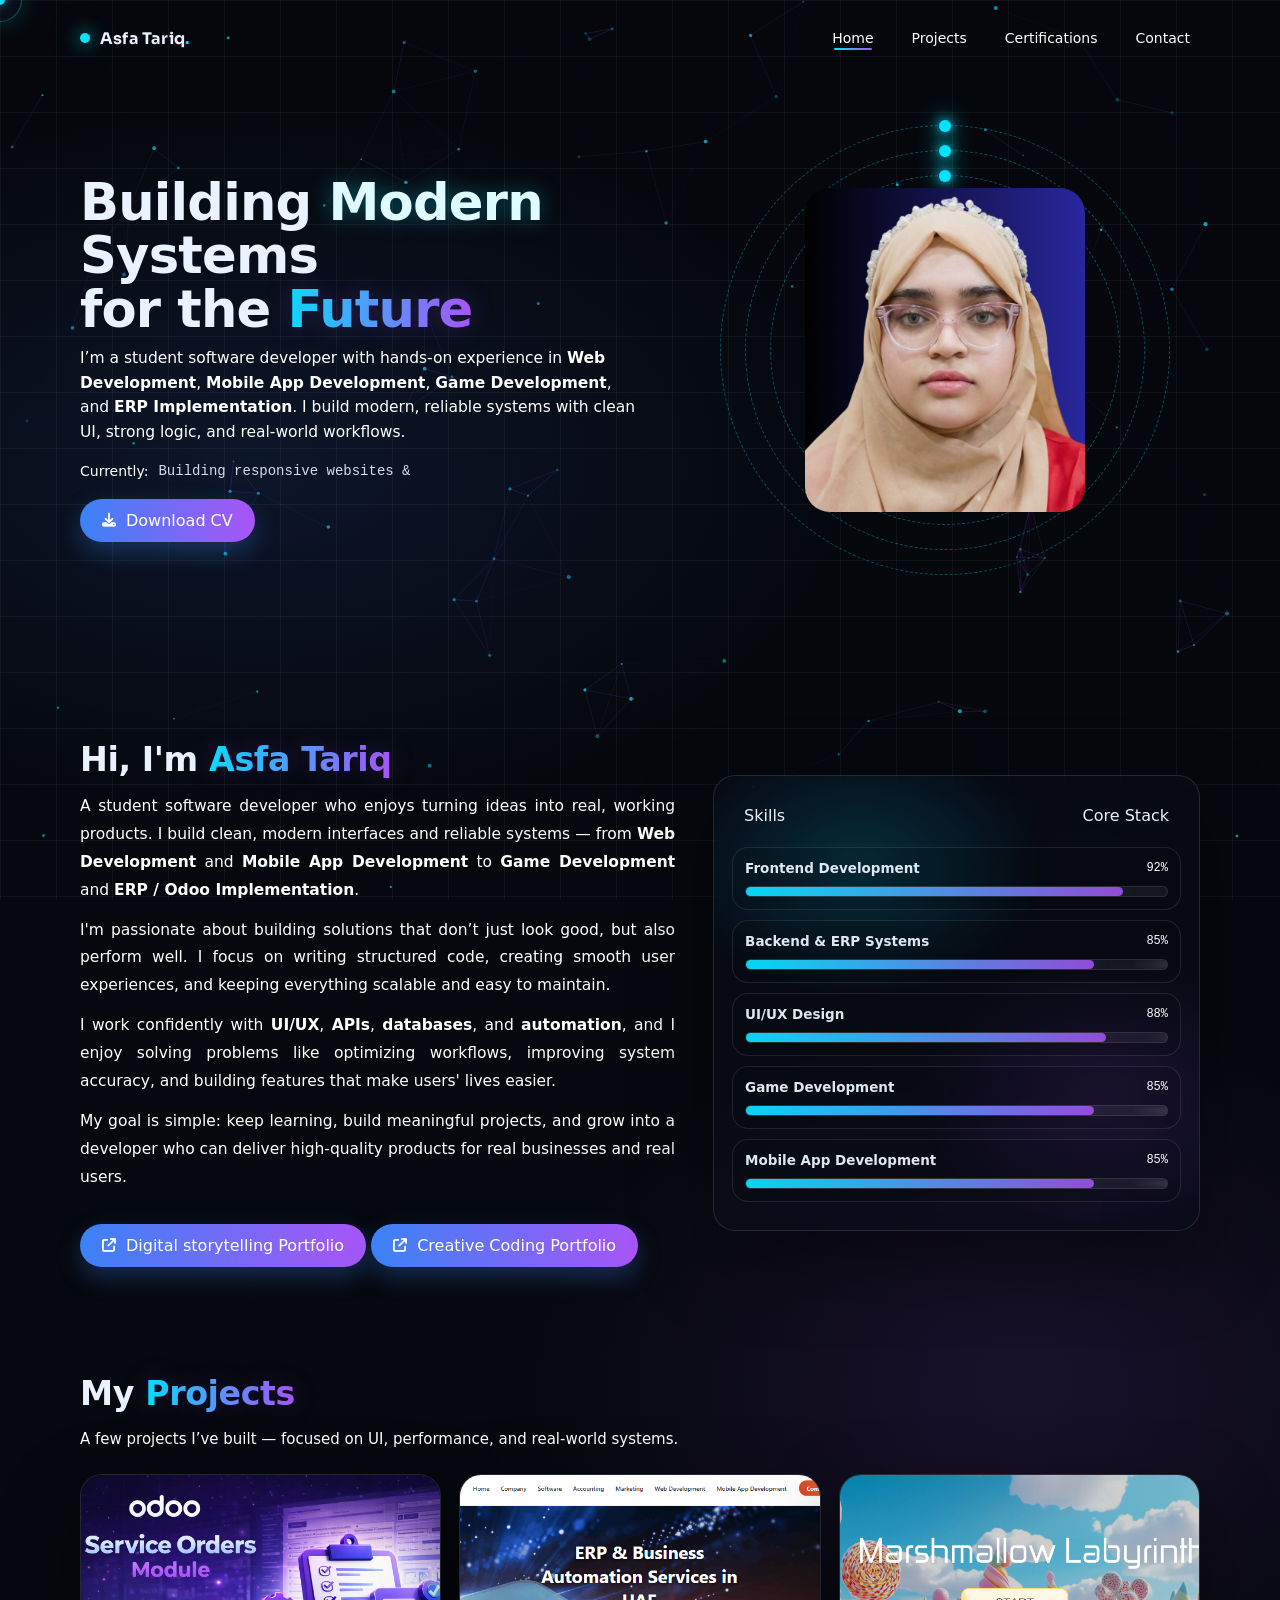
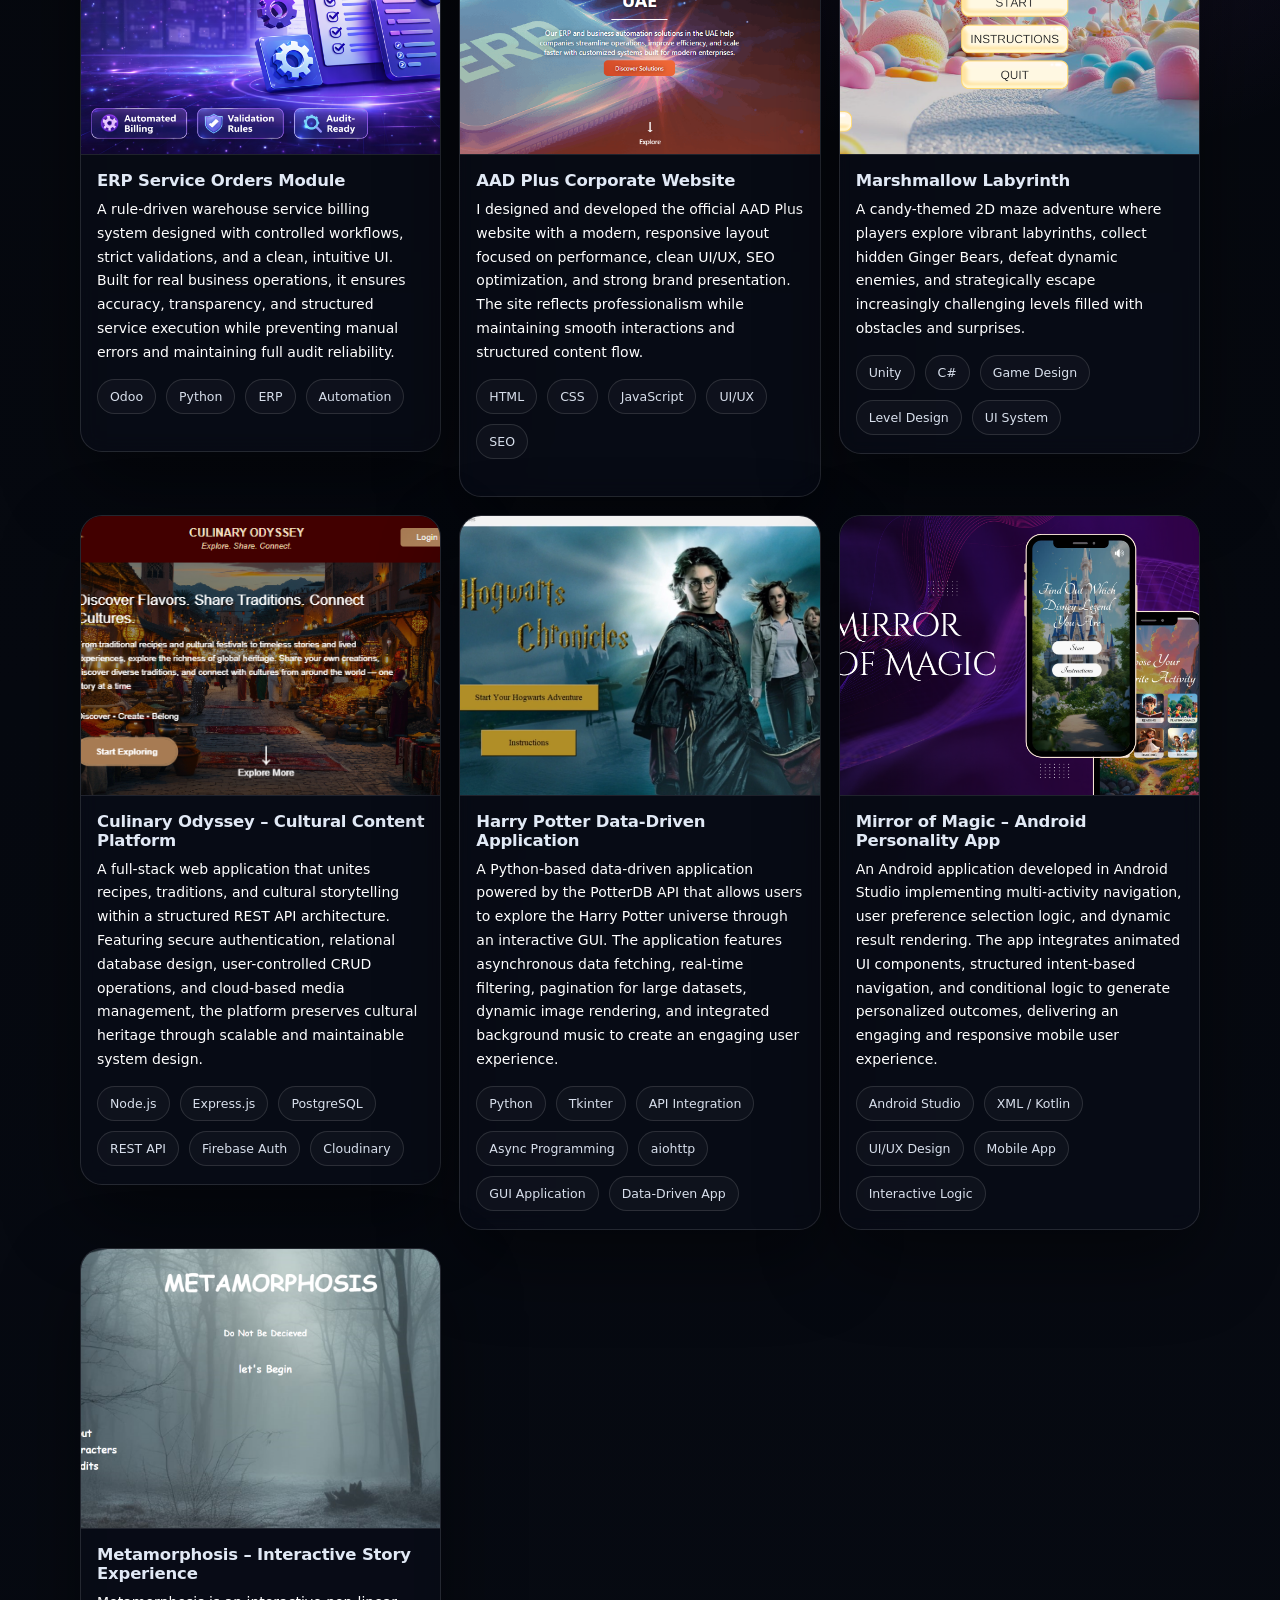
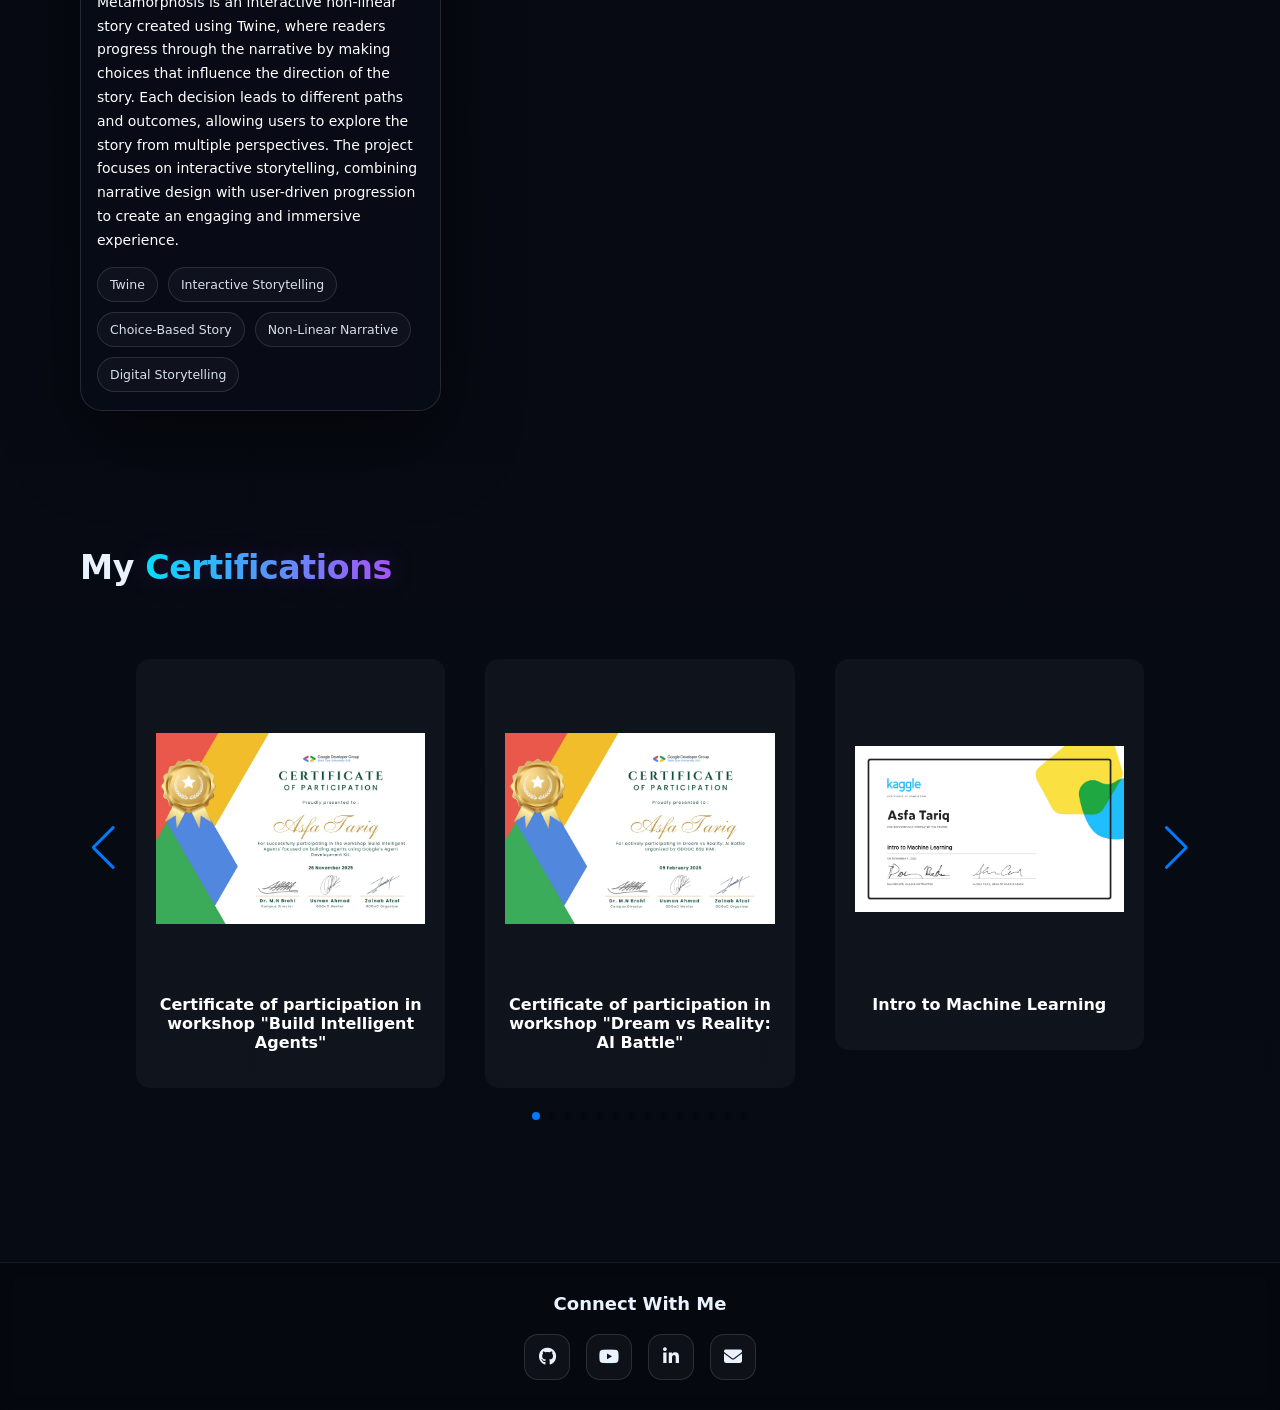
<file: index.html>
<!DOCTYPE html>
<html lang="en">
<head>
  <meta charset="UTF-8" />
  <meta name="viewport" content="width=device-width, initial-scale=1.0"/>
  <title>Asfa Tariq - Portfolio</title>
  <link rel="icon" type="image/png" href="images/icon.png"/>
  <link rel="stylesheet" href="style.css"/>
  <link rel="stylesheet" href="https://cdn.jsdelivr.net/npm/aos@2.3.4/dist/aos.css" />
  <link rel="stylesheet" href="https://cdnjs.cloudflare.com/ajax/libs/font-awesome/6.5.0/css/all.min.css">
  <link rel="preconnect" href="https://fonts.googleapis.com">
  <link rel="preconnect" href="https://fonts.gstatic.com" crossorigin>
  <link href="https://fonts.googleapis.com/css2?family=Sora:wght@500;600;700;800&display=swap" rel="stylesheet">
  <link rel="stylesheet" href="https://cdn.jsdelivr.net/npm/swiper@11/swiper-bundle.min.css"/>
</head>
<body>

  <canvas id="particles" aria-hidden="true"></canvas>

  <!-- Futuristic section -->
  <section class="hero" id="hero">
    <div class="grid-overlay" aria-hidden="true"></div>

    <div class="container">

      <nav class="nav">
        <a class="logo" href="index.html">
          <span class="logo-dot"></span>
          <span class="logo-text">
            Asfa Tariq<span class="logo-accent">.</span>
          </span>
        </a>

        <div class="nav-links">
          <a href="index.html" class="active">Home</a>
          <a href="index.html#projects">Projects</a>
          <a href="index.html#certifications">Certifications</a>
          <a href="contact-us.html" >Contact</a>
        </div>

        <button class="menu" id="menuBtn" aria-label="Open menu">
          <span></span><span></span><span></span>
        </button>
      </nav>

      <div class="hero-inner">
        <div class="left">
          <h1 class="title">
            Building <span class="glow">Modern</span> Systems <br/>
            for the <span class="glow2">Future</span>
          </h1>

          <p class="subtitle">
            I’m a student software developer with hands-on experience in <b>Web Development</b>,
            <b>Mobile App Development</b>, <b>Game Development</b>, and <b>ERP Implementation</b>.
            I build modern, reliable systems with clean UI, strong logic, and real-world workflows.
          </p>

          <div class="typing-wrap">
            <span class="typing-label">Currently:</span>
            <span class="typing" id="typing"></span>
            <span class="caret" aria-hidden="true"></span>
          </div>
            <a href="CV/CV Resume.pdf" 
              download 
              class="visit-btn download-btn"
              data-aos="fade-right" 
              data-aos-delay="700">
              <i class="fas fa-download"></i> Download CV
            </a>
        </div>

        <div class="right">
          <div class="hero-image">

            <!-- Orbit 1 -->
            <div class="orbit orbit1">
              <span class="dot"></span>
            </div>

            <!-- Orbit 2 -->
            <div class="orbit orbit2">
              <span class="dot"></span>
            </div>

            <!-- Orbit 3 -->
            <div class="orbit orbit3">
              <span class="dot"></span>
            </div>

            <!-- Image -->
            <img src="images/portfolio image 1.png" alt="Developer">

          </div>
        </div>
        
      </div>

      <!-- Mobile Drawer -->
      <div class="drawer" id="drawer">
          <a href="index.html">Home</a>
          <a href="index.html#projects">Projects</a>
          <a href="index.html#certifications">Certifications</a>
          <a href="contact-us.html" class="pill">Contact</a>
      </div>

    </div>

  </section>

  <!-- ABOUT -->
  <div class="about" id="about">
    <div class="container">
      <div class="about-grid">

        <!-- LEFT: INTRO -->
        <div class="about-left">
          <h2 class="section-title" data-aos="fade-right">
            Hi, I'm <span class="glow2">Asfa Tariq</span>
          </h2>

          <p class="about-text" data-aos="fade-right" data-aos-delay="100">
              A student software developer who enjoys turning ideas into real, working products.
            I build clean, modern interfaces and reliable systems — from <b>Web Development</b> and
            <b>Mobile App Development</b> to <b>Game Development</b> and <b>ERP / Odoo Implementation</b>.
          </p>

          <p class="about-text" data-aos="fade-right" data-aos-delay="200">
            I'm passionate about building solutions that don’t just look good, but also perform well.
            I focus on writing structured code, creating smooth user experiences, and keeping everything
            scalable and easy to maintain.
          </p>

          <p class="about-text" data-aos="fade-right" data-aos-delay="300">
            I work confidently with <b>UI/UX</b>, <b>APIs</b>, <b>databases</b>, and <b>automation</b>,
            and I enjoy solving problems like optimizing workflows, improving system accuracy, and building
            features that make users' lives easier.
          </p>

          <p class="about-text"  data-aos="fade-right" data-aos-delay="400">
            My goal is simple: keep learning, build meaningful projects, and grow into a developer who can
            deliver high-quality products for real businesses and real users.
          </p>
          <a href="https://sway.cloud.microsoft/5sutyTh8jbfxNZAz?ref=Link&loc=play" target="_blank" class="visit-btn" data-aos="fade-right" data-aos-delay="600">
            <i class="fas fa-arrow-up-right-from-square"></i> Digital storytelling Portfolio
          </a>
          <a href="https://sway.cloud.microsoft/f7UFUqjhVzWXQHZl?ref=Link&loc=play" target="_blank" class="visit-btn" data-aos="fade-right" data-aos-delay="600">
              <i class="fas fa-arrow-up-right-from-square"></i> Creative Coding Portfolio
          </a>
        </div>

        <!-- RIGHT: SKILLS (WRAPPED) -->
        <div class="about-right">
          <div class="about-card" data-aos="fade-pop" data-aos-delay="400">
            <div class="about-card-glow"></div>

            <div class="about-skill-head">
              <span class="k">Skills</span>
              <span class="v">Core Stack</span>
            </div>

              <!-- Frontend -->
              <div class="about-skill" >
                <div class="about-skill-top">
                  <span class="about-skill-name">Frontend Development</span>
                  <span class="about-skill-val">92%</span>
                </div>
                <div class="about-skill-track">
                  <div class="about-skill-fill" data-level="92"></div>
                </div>
              </div>

              <!-- Backend & ERP -->
              <div class="about-skill">
                <div class="about-skill-top">
                  <span class="about-skill-name">Backend & ERP Systems</span>
                  <span class="about-skill-val">85%</span>
                </div>
                <div class="about-skill-track">
                  <div class="about-skill-fill" data-level="85"></div>
                </div>
              </div>

              <!-- UI/UX -->
              <div class="about-skill">
                <div class="about-skill-top">
                  <span class="about-skill-name">UI/UX Design</span>
                  <span class="about-skill-val">88%</span>
                </div>
                <div class="about-skill-track">
                  <div class="about-skill-fill" data-level="88"></div>
                </div>
              </div>

              <!-- Game Development (Separate) -->
              <div class="about-skill">
                <div class="about-skill-top">
                  <span class="about-skill-name">Game Development</span>
                  <span class="about-skill-val">85%</span>
                </div>
                <div class="about-skill-track">
                  <div class="about-skill-fill" data-level="85"></div>
                </div>
              </div>

              <!-- Mobile Development -->
              <div class="about-skill">
                <div class="about-skill-top">
                  <span class="about-skill-name">Mobile App Development</span>
                  <span class="about-skill-val">85%</span>
                </div>
                <div class="about-skill-track">
                  <div class="about-skill-fill" data-level="85"></div>
                </div>
              </div>

            </div>

          </div>
        </div>

      </div>
    </div>
  </div>

  <br><br><br>

  <!-- PROJECTS -->
  <section class="projects" id="projects">
    <div class="container">

      <div class="projects-head">
        <h2 class="section-title" data-aos="fade-right" data-aos-delay="400">
          My <span class="glow2">Projects</span>
        </h2>
        <p class="projects-sub" data-aos="fade-right" data-aos-delay="600">
          A few projects I’ve built — focused on UI, performance, and real-world systems.
        </p>
      </div>

      <div class="projects-grid">

        <!-- Card 1 -->
        <a href="service-order-module.html" class="project-link" data-aos="fade-up" data-aos-delay="100">
          <article class="project-card">

            <div class="project-thumb">
              <img src="images/Project 1.png" alt="Project 1 preview">
                <div class="view-overlay">
                  <span class="view-text">
                    <i class="fas fa-arrow-right"></i> View Project
                  </span>
                </div>
            </div>

            <div class="project-body">
              <h3 class="project-title">ERP Service Orders Module</h3>

              <p class="project-desc">
                A rule-driven warehouse service billing system designed with controlled workflows,
                strict validations, and a clean, intuitive UI. Built for real business operations,
                it ensures accuracy, transparency, and structured service execution while
                preventing manual errors and maintaining full audit reliability.
              </p>

              <div class="project-tags">
                <span class="ptag" data-aos="fade-pop" data-aos-delay="100">Odoo</span>
                <span class="ptag" data-aos="fade-pop" data-aos-delay="200">Python</span>
                <span class="ptag" data-aos="fade-pop" data-aos-delay="300">ERP</span>
                <span class="ptag" data-aos="fade-pop" data-aos-delay="400">Automation</span>
              </div>
            </div><br>

          </article>
        </a>

        <!-- Card 2 -->
      <a href="corporate Website.html" class="project-link" data-aos="fade-up" data-aos-delay="100">
   
        <article class="project-card">
          <div class="project-thumb">
            <img src="images/Project 2.png" alt="AAD Plus Website Preview">
            <div class="view-overlay">
                  <span class="view-text">
                    <i class="fas fa-arrow-right"></i> View Project
                  </span>
                </div>
          </div>

          <div class="project-body">
            <h3 class="project-title">AAD Plus Corporate Website</h3>
            <p class="project-desc">
              I designed and developed the official AAD Plus website with a modern,
              responsive layout focused on performance, clean UI/UX, SEO optimization,
              and strong brand presentation. The site reflects professionalism while
              maintaining smooth interactions and structured content flow.
            </p>

            <div class="project-tags">
              <span class="ptag" data-aos="fade-pop" data-aos-delay="100">HTML</span>
              <span class="ptag" data-aos="fade-pop" data-aos-delay="200">CSS</span>
              <span class="ptag" data-aos="fade-pop" data-aos-delay="300">JavaScript</span>
              <span class="ptag" data-aos="fade-pop" data-aos-delay="400">UI/UX</span>
              <span class="ptag" data-aos="fade-pop" data-aos-delay="500">SEO</span>
            </div>
          </div><br>
        </article>
      </a>
      

        <!-- Card 3 -->
      <a href="game-dev.html" class="project-link" data-aos="fade-up" data-aos-delay="100">

        <article class="project-card">
          <div class="project-thumb">
            <img src="images/Project 3.png" alt="Marshmallow Labyrinth preview">
            <div class="view-overlay">
                  <span class="view-text">
                    <i class="fas fa-arrow-right"></i> View Project
                  </span>
                </div>
          </div>

          <div class="project-body">
            <h3 class="project-title">Marshmallow Labyrinth</h3>
            <p class="project-desc">
              A candy-themed 2D maze adventure where players explore vibrant labyrinths, collect hidden Ginger 
              Bears, defeat dynamic enemies, and strategically escape increasingly challenging levels filled with obstacles and surprises.
            </p>

            <div class="project-tags">
              <span class="ptag" data-aos="fade-pop" data-aos-delay="100">Unity</span>
              <span class="ptag" data-aos="fade-pop" data-aos-delay="200">C#</span>
              <span class="ptag" data-aos="fade-pop" data-aos-delay="300">Game Design</span>
              <span class="ptag" data-aos="fade-pop" data-aos-delay="400">Level Design</span>
              <span class="ptag" data-aos="fade-pop" data-aos-delay="500">UI System</span>
            </div>
          </div>
        </article>
        </a>

        <!-- Card 4 -->
        <a href="Culinary Odyssey.html" class="project-link" data-aos="fade-up" data-aos-delay="100">
        <article class="project-card">
          <div class="project-thumb">
            <img src="images/Project 4.png" alt="Culinary Odyssey preview">
            <div class="view-overlay">
                  <span class="view-text">
                    <i class="fas fa-arrow-right"></i> View Project
                  </span>
                </div>
          </div>

          <div class="project-body">
            <h3 class="project-title">Culinary Odyssey – Cultural Content Platform</h3>
            <p class="project-desc">
              A full-stack web application that unites recipes, traditions, and cultural storytelling 
              within a structured REST API architecture. Featuring secure authentication, relational 
              database design, user-controlled CRUD operations, and cloud-based media management, 
              the platform preserves cultural heritage through scalable and maintainable system design.
            </p>

            <div class="project-tags">
              <span class="ptag" data-aos="fade-pop" data-aos-delay="100">Node.js</span>
              <span class="ptag" data-aos="fade-pop" data-aos-delay="200">Express.js</span>
              <span class="ptag" data-aos="fade-pop" data-aos-delay="300">PostgreSQL</span>
              <span class="ptag" data-aos="fade-pop" data-aos-delay="400">REST API</span>
              <span class="ptag" data-aos="fade-pop" data-aos-delay="500">Firebase Auth</span>
              <span class="ptag" data-aos="fade-pop" data-aos-delay="600">Cloudinary</span>
            </div>
          </div>
        </article>
        </a>

        <!-- Card 5-->
        <a href="Data-Driven Application.html" class="project-link" data-aos="fade-up" data-aos-delay="100">
        <article class="project-card">
          <div class="project-thumb">
            <img src="images/Project 5.png" alt="Harry Potter Data-Driven Application preview">
            <div class="view-overlay">
                  <span class="view-text">
                    <i class="fas fa-arrow-right"></i> View Project
                  </span>
                </div>
          </div>

          <div class="project-body">
            <h3 class="project-title">Harry Potter Data-Driven Application</h3>
            <p class="project-desc">
              A Python-based data-driven application powered by the PotterDB API that allows users to explore the Harry Potter 
              universe through an interactive GUI. The application features asynchronous data fetching, real-time filtering, 
              pagination for large datasets, dynamic image rendering, and integrated background music to create an engaging 
              user experience.
            </p>

          <div class="project-tags">
            <span class="ptag" data-aos="fade-pop" data-aos-delay="100">Python</span>
            <span class="ptag" data-aos="fade-pop" data-aos-delay="200">Tkinter</span>
            <span class="ptag" data-aos="fade-pop" data-aos-delay="300">API Integration</span>
            <span class="ptag" data-aos="fade-pop" data-aos-delay="400">Async Programming</span>
            <span class="ptag" data-aos="fade-pop" data-aos-delay="500">aiohttp</span>
            <span class="ptag" data-aos="fade-pop" data-aos-delay="600">GUI Application</span>
            <span class="ptag" data-aos="fade-pop" data-aos-delay="700">Data-Driven App</span>
          </div>
          </div>
        </article>
        </a> 

        <!-- Card 6 -->
        <a href="mobile-app.html" class="project-link" data-aos="fade-up" data-aos-delay="100">
        <article class="project-card">
          <div class="project-thumb">
            <img src="images/Project 6.png" alt="Mirror of Magic preview">
            <div class="view-overlay">
                  <span class="view-text">
                    <i class="fas fa-arrow-right"></i> View Project
                  </span>
                </div>
          </div>

          <div class="project-body">
            <h3 class="project-title">Mirror of Magic – Android Personality App</h3>
            <p class="project-desc">
              An Android application developed in Android Studio implementing multi-activity 
              navigation, user preference selection logic, and dynamic result rendering. 
              The app integrates animated UI components, structured intent-based navigation, 
              and conditional logic to generate personalized outcomes, delivering an engaging 
              and responsive mobile user experience.
            </p>

            <div class="project-tags">
              <span class="ptag" data-aos="fade-pop" data-aos-delay="100">Android Studio</span>
              <span class="ptag" data-aos="fade-pop" data-aos-delay="200">XML / Kotlin</span>
              <span class="ptag" data-aos="fade-pop" data-aos-delay="300">UI/UX Design</span>
              <span class="ptag" data-aos="fade-pop" data-aos-delay="400">Mobile App</span>
              <span class="ptag" data-aos="fade-pop" data-aos-delay="500">Interactive Logic</span>
            </div>
          </div>
        </article>
        </a>

        <!-- Card 6 -->
        <a href="non-linear-story.html" class="project-link" data-aos="fade-up" data-aos-delay="100">
        <article class="project-card">
          <div class="project-thumb">
            <img src="images/Project 7.png" alt="Non-Linear Story preview">
            <div class="view-overlay">
                  <span class="view-text">
                    <i class="fas fa-arrow-right"></i> View Project
                  </span>
                </div>
          </div>

          <div class="project-body">
            <h3 class="project-title">Metamorphosis – Interactive Story Experience</h3>
            <p class="project-desc">
              Metamorphosis is an interactive non-linear story created using Twine, where readers progress through the narrative by 
              making choices that influence the direction of the story. Each decision leads to different paths and outcomes, allowing 
              users to explore the story from multiple perspectives. The project focuses on interactive storytelling, combining narrative 
              design with user-driven progression to create an engaging and immersive experience.
            </p>

            <div class="project-tags">
              <span class="ptag" data-aos="fade-pop" data-aos-delay="100">Twine</span>
              <span class="ptag" data-aos="fade-pop" data-aos-delay="200">Interactive Storytelling</span>
              <span class="ptag" data-aos="fade-pop" data-aos-delay="300">Choice-Based Story</span>
              <span class="ptag" data-aos="fade-pop" data-aos-delay="400">Non-Linear Narrative</span>
              <span class="ptag" data-aos="fade-pop" data-aos-delay="500">Digital Storytelling</span>
            </div>
          </div>
        </article>
        </a>

      </div>
    </div>
  </section>
  <br><br><br>

<section class="certifications" id="certifications">
  <div class="container">

    <div class="projects-head">
      <h2 class="section-title">
        My <span class="glow2">Certifications</span>
      </h2>
    </div>

    <div class="cert-slider-wrapper">

      <!-- LEFT ARROW -->
      <div class="swiper-button-prev"></div>

      <div class="swiper certSwiper">
        <div class="swiper-wrapper">

          <div class="swiper-slide cert-card">
            <img src="images/certificate 1.jpeg">
            <p>Certificate of participation in workshop "Build Intelligent Agents"</p>
          </div>

          <div class="swiper-slide cert-card">
            <img src="images/certificate 2.jpeg">
            <p>Certificate of participation in workshop "Dream vs Reality: AI Battle"</p>
          </div>

          <div class="swiper-slide cert-card">
            <img src="images/certificate 3.jpeg">
            <p>Intro to Machine Learning</p>
          </div>

          <div class="swiper-slide cert-card">
            <img src="images/certificate 4.jpeg">
            <p>Introduction to Web APIs</p>
          </div>

          <div class="swiper-slide cert-card">
            <img src="images/certificate 5.jpeg">
            <p>PostgreSQL Essential Training</p>
          </div>

          <div class="swiper-slide cert-card">
            <img src="images/certificate 6.jpeg">
            <p>Certificate of Appreciation for industry challange</p>
          </div>

          <div class="swiper-slide cert-card">
            <img src="images/certificate 7.jpeg">
            <p>Introduction to C#</p>
          </div>

          <div class="swiper-slide cert-card">
            <img src="images/certificate 8.jpeg">
            <p>Python Intermediate</p>
          </div>

          <div class="swiper-slide cert-card">
            <img src="images/certificate 9.jpeg">
            <p>Conquering Responsive Layouts</p>
          </div>

          <div class="swiper-slide cert-card">
            <img src="images/certificate 10.jpeg">
            <p>Python Tkinter</p>
          </div>

          <div class="swiper-slide cert-card">
            <img src="images/certificate 11.jpeg">
            <p>Introduction to HTML</p>
          </div>
          
          <div class="swiper-slide cert-card">
            <img src="images/certificate 12.jpeg">
            <p>Introduction to CSS</p>
          </div>

          <div class="swiper-slide cert-card">
            <img src="images/certificate 13.jpeg">
            <p>Introduction to Python</p>
          </div>

          <div class="swiper-slide cert-card">
            <img src="images/certificate 14.jpeg">
            <p>Introduction to JavaScript</p>
          </div>

        </div>
      </div>

      <!-- RIGHT ARROW -->
      <div class="swiper-button-next"></div>

    </div>

    <!-- PAGINATION OUTSIDE -->
    <div class="swiper-pagination"></div>

  </div>
</section>

  <footer class="footer">
    <div class="container footer-inner">

      <div class="footer-heading">
        <h3>Connect With Me</h3>
      </div>

      <div class="footer-social">
        <a href="https://github.com/ASFA-TARIQ" target="_blank" class="social-link">
          <i class="fab fa-github"></i>
        </a>

        <a href="https://www.youtube.com/@asfatariq3099" target="_blank" class="social-link">
          <i class="fab fa-youtube"></i>
        </a>

        <a href="https://www.linkedin.com/in/asfa-tariq/" target="_blank" class="social-link">
          <i class="fab fa-linkedin-in"></i>
        </a>

        <a href="mailto:asfatariq123@gmail.com" class="social-link">
          <i class="fas fa-envelope"></i>
        </a>
      </div>

    </div>
  </footer>


  <!-- Cursor -->
  <div class="cursor-core" id="cursorCore"></div>
  <div class="cursor-ring" id="cursorRing"></div>

  <a href="#" class="back-to-top" id="backToTop" aria-label="Back to top">
    <i class="fas fa-arrow-up"></i>
  </a>

  <script src="script.js"></script>
  <script src="https://cdn.jsdelivr.net/npm/swiper@11/swiper-bundle.min.js"></script>
  <script src="https://cdn.jsdelivr.net/npm/aos@2.3.4/dist/aos.js"></script>
  <script>
    AOS.init({ duration: 800, once: true });
      const backToTop = document.getElementById("backToTop");

  window.addEventListener("scroll", () => {
    if (window.scrollY > 300) {
      backToTop.classList.add("show");
    } else {
      backToTop.classList.remove("show");
    }
  });

  backToTop.addEventListener("click", function (e) {
    e.preventDefault();
    window.scrollTo({
      top: 0,
      behavior: "smooth"
    });
  });
  </script>
  
</body>
</html>
</file>
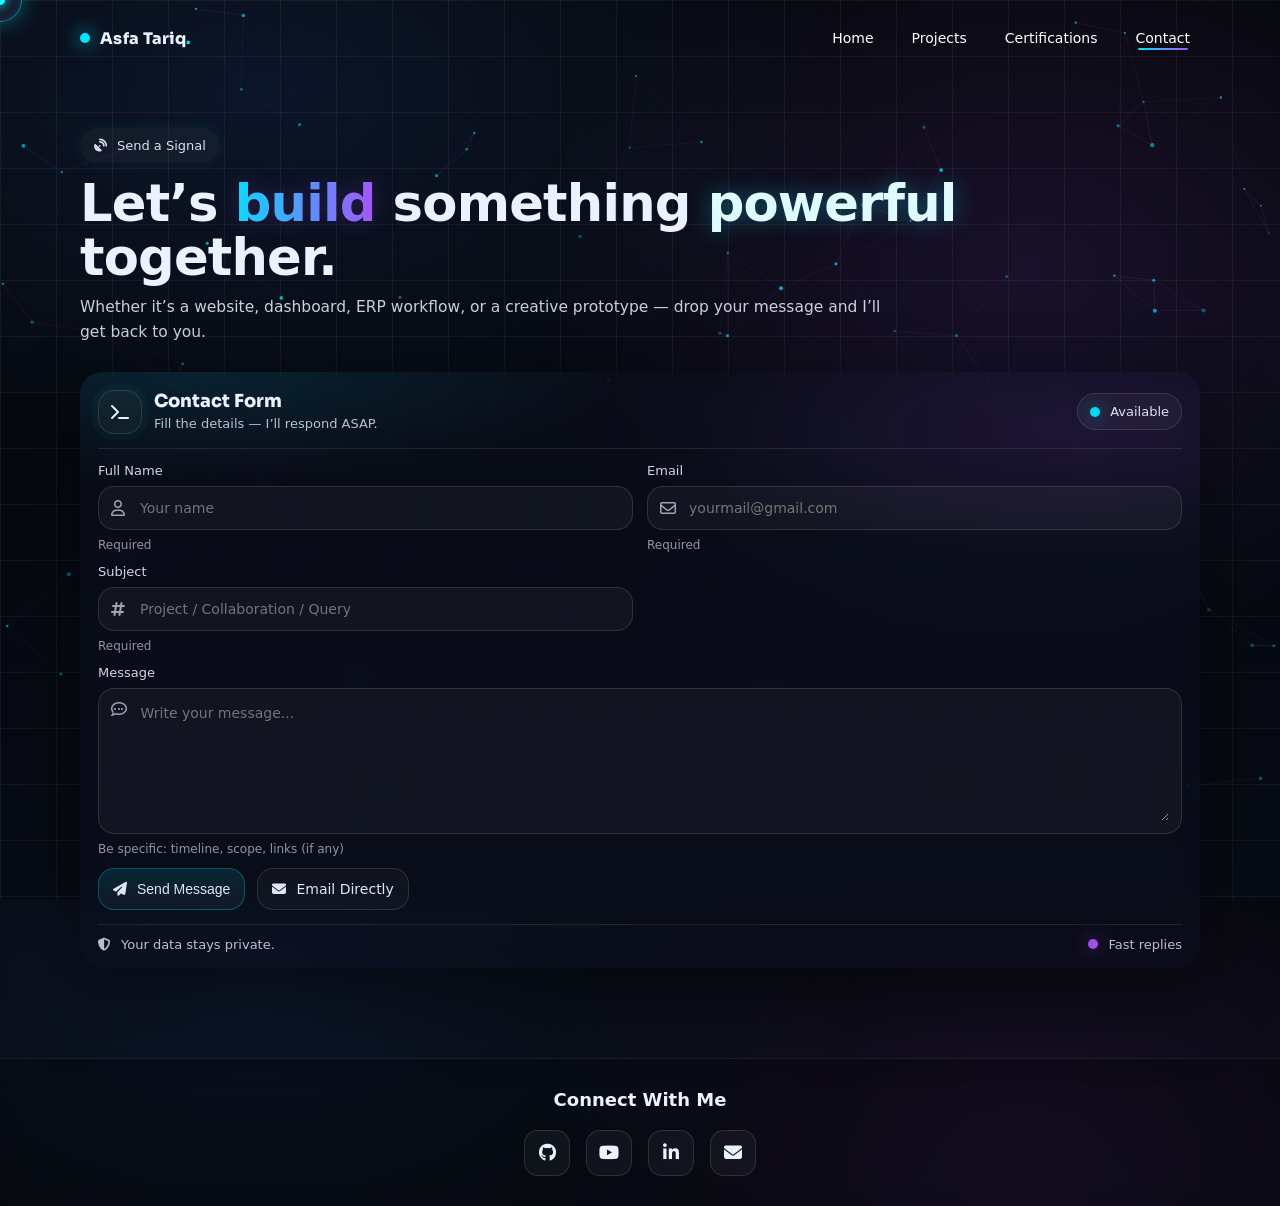
<file: contact-us.html>
<!DOCTYPE html>
<html lang="en">
<head>
  <meta charset="UTF-8" />
  <meta name="viewport" content="width=device-width, initial-scale=1.0"/>
  <title>Asfa Tariq - Contact</title>
  <link rel="icon" type="image/png" href="images/icon.png"/>
  <link rel="stylesheet" href="contact-us.css"/>
  <link rel="stylesheet" href="https://cdn.jsdelivr.net/npm/aos@2.3.4/dist/aos.css"/>
  <link rel="stylesheet" href="https://cdnjs.cloudflare.com/ajax/libs/font-awesome/6.5.0/css/all.min.css">
  <link rel="preconnect" href="https://fonts.googleapis.com">
  <link rel="preconnect" href="https://fonts.gstatic.com" crossorigin>
  <link href="https://fonts.googleapis.com/css2?family=Sora:wght@500;600;700;800&display=swap" rel="stylesheet">
</head>

<body>

  <canvas id="particles" aria-hidden="true"></canvas>
  <div class="grid-overlay" aria-hidden="true"></div>

  <!-- Cursor -->
  <div class="cursor-core" id="cursorCore"></div>
  <div class="cursor-ring" id="cursorRing"></div>

  <!-- NAV -->
  <nav class="nav">
    <a class="logo" href="index.html">
      <span class="logo-dot"></span>
      <span class="logo-text">
        Asfa Tariq<span class="logo-accent">.</span>
      </span>
    </a>

    <div class="nav-links">
      <a href="index.html">Home</a>
      <a href="index.html#projects">Projects</a>
      <a href="index.html#certifications">Certifications</a>
      <a href="contact-us.html" class="active">Contact</a>
    </div>

    <button class="menu" id="menuBtn" aria-label="Open menu">
      <span></span><span></span><span></span>
    </button>

    <div class="drawer" id="drawer" aria-label="Mobile menu">
      <a href="index.html">Home</a>
      <a href="index.html#projects">Projects</a>
      <a href="index.html#certifications">Certifications</a>
      <a href="contact-us.html">Contact</a>
    </div>
  </nav>

  <!-- MAIN -->
  <main class="page">
    <section class="container">

      <div class="hero-top" data-aos="fade-up">
        <span class="chip">
          <i class="fa-solid fa-satellite-dish"></i>
          Send a Signal
        </span>

        <h1 class="hero-title">
          Let’s <span class="glow2">build</span> something
          <span class="glow">powerful</span> together.
        </h1>

        <p class="hero-subtitle">
          Whether it’s a website, dashboard, ERP workflow, or a creative prototype —
          drop your message and I’ll get back to you.
        </p>
      </div>

      <!-- FORM PANEL -->
      <div class="panel glass" data-aos="fade-up" data-aos-delay="120">

        <div class="panel-head">
          <div class="panel-title">
            <span class="panel-icon">
              <i class="fa-solid fa-terminal"></i>
            </span>
            <div>
              <h2>Contact Form</h2>
              <p>Fill the details — I’ll respond ASAP.</p>
            </div>
          </div>

          <div class="status-dot" title="Online">
            <span class="dot"></span>
            <span class="status-text">Available</span>
          </div>
        </div>

        <form id="contactForm"
              class="form"
              action="https://api.web3forms.com/submit"
              method="POST">

          <input type="hidden" name="access_key"
                 value="c166e54d-8896-4c19-a0ea-8d1aed5e1fdd">
          <input type="hidden" name="subject"
                 value="New Message from Asfa Tariq Portfolio">
          <input type="hidden" name="from_name"
                 value="Asfa Tariq Portfolio">

          <div class="row">
            <label class="field">
              <span class="label">Full Name</span>
              <div class="input-wrap">
                <i class="fa-regular fa-user"></i>
                <input type="text" name="name"
                       placeholder="Your name" required />
              </div>
              <small class="hint">Required</small>
            </label>

            <label class="field">
              <span class="label">Email</span>
              <div class="input-wrap">
                <i class="fa-regular fa-envelope"></i>
                <input type="email" name="email"
                       placeholder="yourmail@gmail.com" required />
              </div>
              <small class="hint">Required</small>
            </label>
          </div>

          <div class="row">
            <label class="field">
              <span class="label">Subject</span>
              <div class="input-wrap">
                <i class="fa-solid fa-hashtag"></i>
                <input type="text" name="subject"
                       placeholder="Project / Collaboration / Query" required />
              </div>
              <small class="hint">Required</small>
            </label>
          </div>

          <label class="field">
            <span class="label">Message</span>
            <div class="input-wrap textarea">
              <i class="fa-regular fa-comment-dots"></i>
              <textarea name="message" rows="5"
                        placeholder="Write your message..." required></textarea>
            </div>
            <small class="hint">
              Be specific: timeline, scope, links (if any)
            </small>
          </label>

          <div class="actions">
            <button type="submit" class="btn primary magnetic">
              <span class="btn-glow"></span>
              <i class="fa-solid fa-paper-plane"></i>
              Send Message
            </button>

            <a class="btn ghost magnetic"
               href="mailto:asfatariq123@gmail.com">
              <span class="btn-glow"></span>
              <i class="fa-solid fa-envelope"></i>
              Email Directly
            </a>
          </div>

          <div class="form-foot">
            <div class="secure">
              <i class="fa-solid fa-shield-halved"></i>
              <span>Your data stays private.</span>
            </div>
            <div class="mini">
              <span class="pulse"></span>
              <span>Fast replies</span>
            </div>
          </div>

        </form>
      </div>

    </section>

    <!-- SUCCESS POPUP -->
    <div class="popup-overlay" id="popupOverlay">
      <div class="popup-box">
        <div class="popup-icon">
          <i class="fa-solid fa-circle-check"></i>
        </div>

        <h3>Message Sent Successfully</h3>
        <p>Thank you for contacting me. I’ll get back to you soon.</p>

        <button class="popup-btn" id="popupClose">
          <i class="fa-solid fa-xmark"></i>
          Close
        </button>
      </div>
    </div>

  </main>

  <!-- FOOTER -->
  <footer class="footer">
    <div class="container footer-inner">
      <div class="footer-heading">
        <h3>Connect With Me</h3>
      </div>

      <div class="footer-social">
        <a href="https://github.com/ASFA-TARIQ" target="_blank" class="social-link">
          <i class="fab fa-github"></i>
        </a>
        <a href="https://www.youtube.com/@asfatariq3099" target="_blank" class="social-link">
          <i class="fab fa-youtube"></i>
        </a>
        <a href="https://www.linkedin.com/in/asfa-tariq/" target="_blank" class="social-link">
          <i class="fab fa-linkedin-in"></i>
        </a>
        <a href="mailto:asfatariq123@gmail.com" class="social-link">
          <i class="fas fa-envelope"></i>
        </a>
      </div>
    </div>
  </footer>

    <div class="cursor-core" id="cursorCore"></div>
  <div class="cursor-ring" id="cursorRing"></div>

  <a href="#" class="back-to-top" id="backToTop" aria-label="Back to top">
    <i class="fas fa-arrow-up"></i>
  </a>

  <script src="script.js"></script>
  <script src="https://cdn.jsdelivr.net/npm/aos@2.3.4/dist/aos.js"></script>

  <script>
    AOS.init({ duration: 800, once: true });

    const form = document.querySelector(".form");
    const popup = document.getElementById("popupOverlay");
    const popupClose = document.getElementById("popupClose");

    form.addEventListener("submit", async function(e) {
      e.preventDefault();

      const formData = new FormData(form);
      const object = Object.fromEntries(formData);
      const json = JSON.stringify(object);

      const response = await fetch("https://api.web3forms.com/submit", {
        method: "POST",
        headers: {
          "Content-Type": "application/json",
          "Accept": "application/json"
        },
        body: json
      });

      const result = await response.json();

      if (result.success) {
        popup.classList.add("active");
        form.reset();
      } else {
        alert("Something went wrong!");
      }
    });

    popupClose.addEventListener("click", () => {
      popup.classList.remove("active");
    });

      const backToTop = document.getElementById("backToTop");

  window.addEventListener("scroll", () => {
    if (window.scrollY > 300) {
      backToTop.classList.add("show");
    } else {
      backToTop.classList.remove("show");
    }
  });

  backToTop.addEventListener("click", function (e) {
    e.preventDefault();
    window.scrollTo({
      top: 0,
      behavior: "smooth"
    });
  });
  </script>

</body>
</html>
</file>
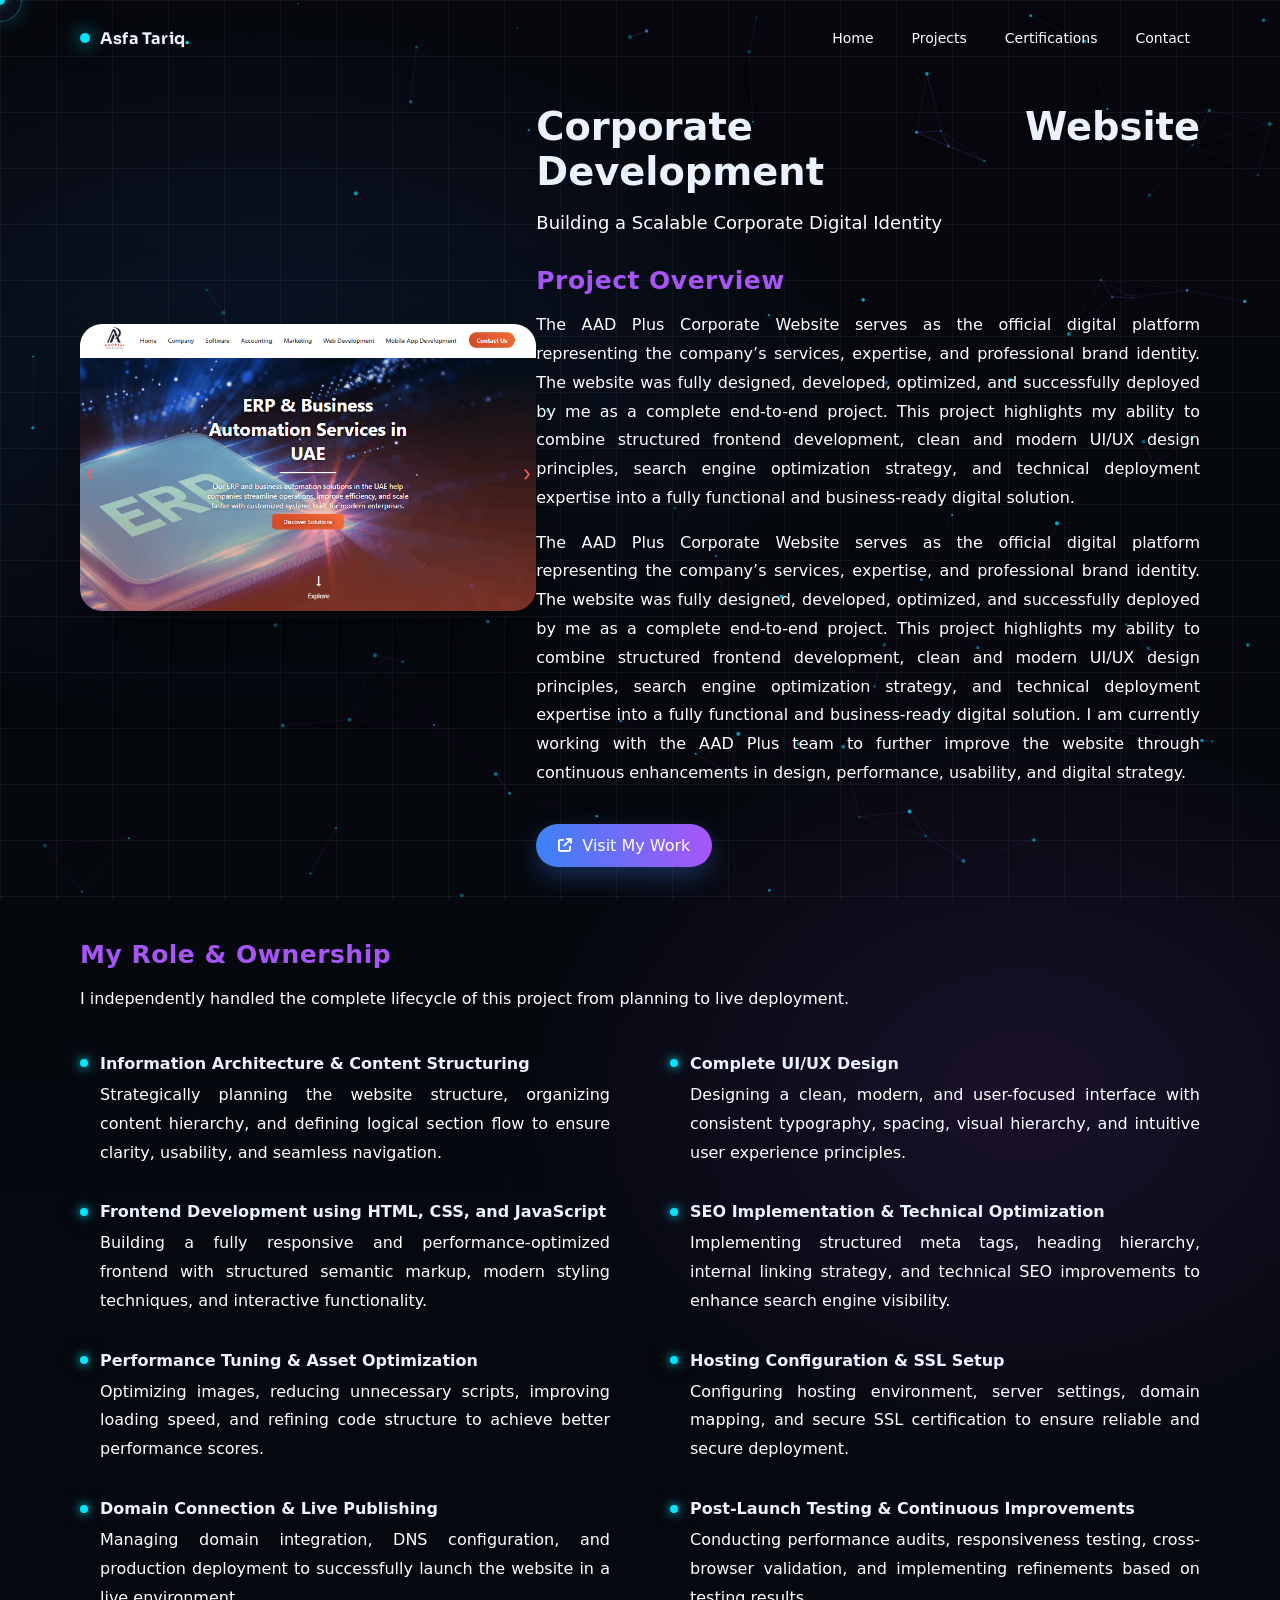
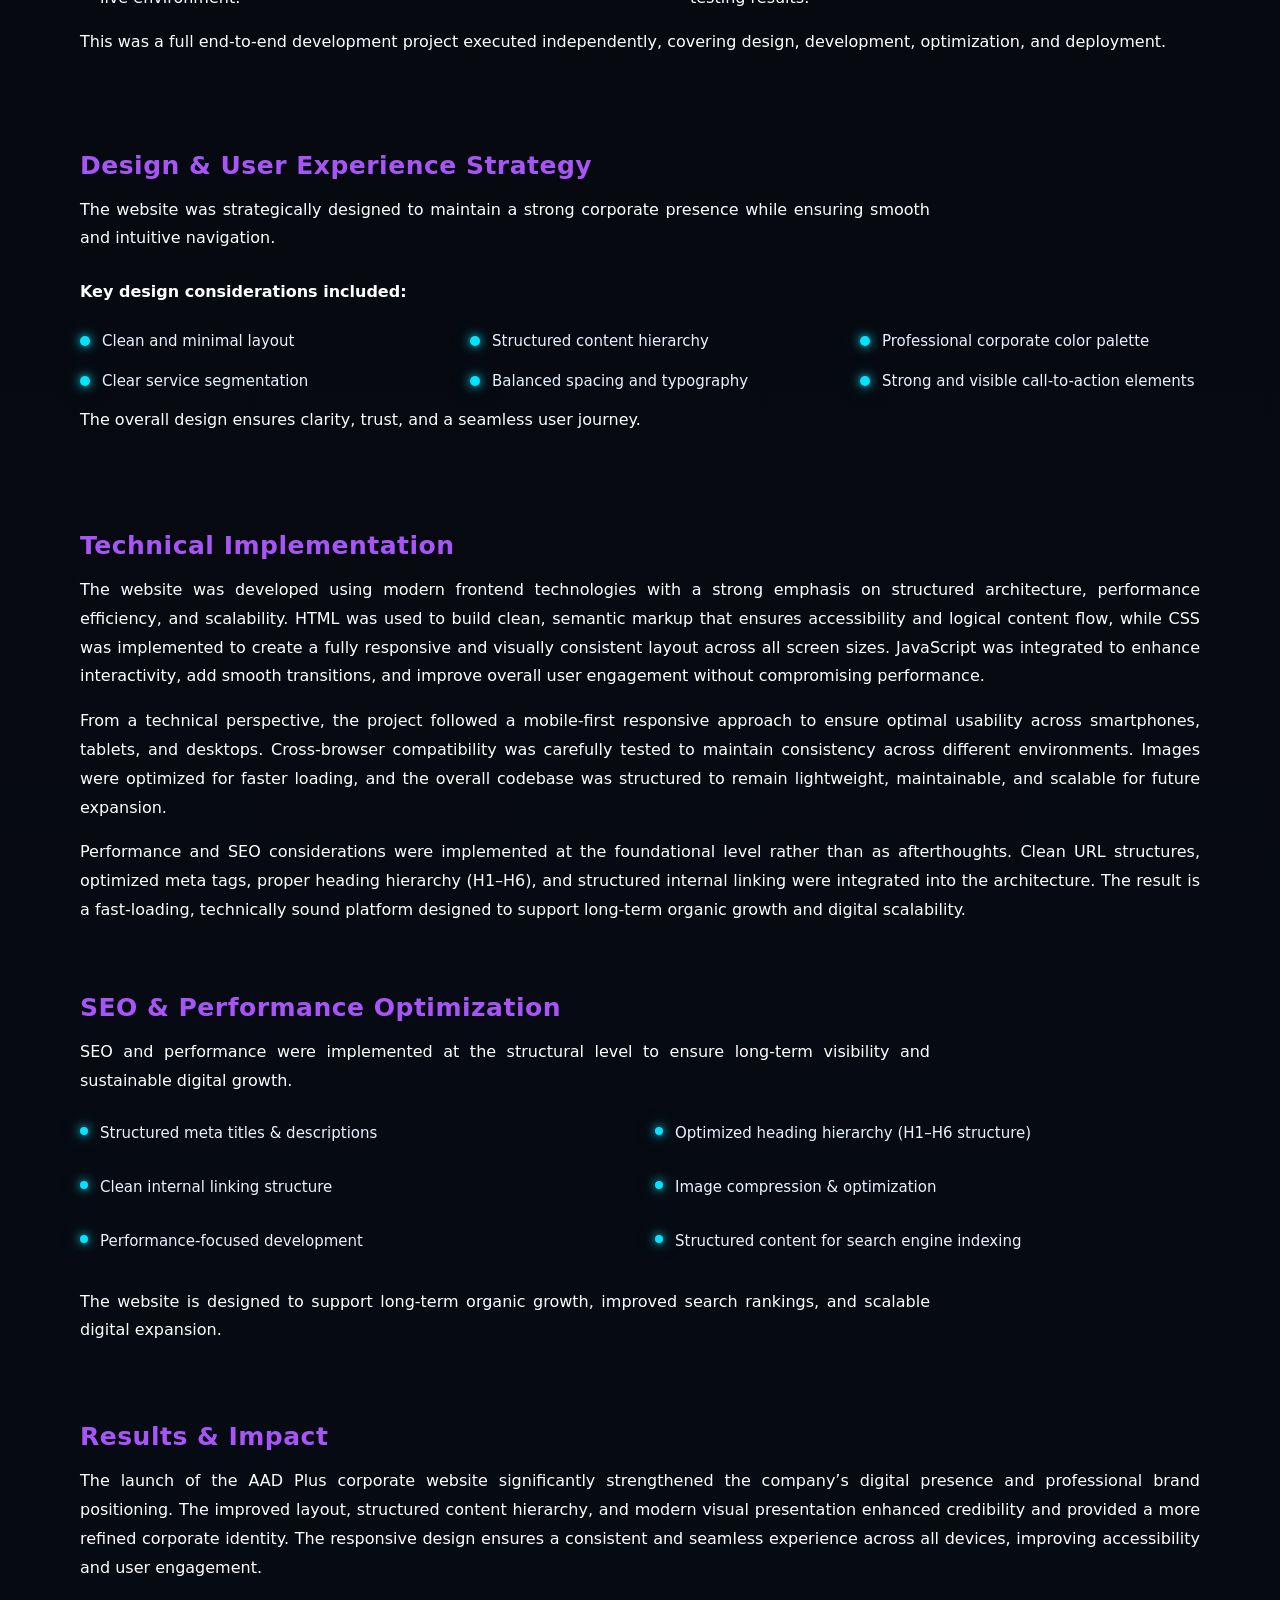
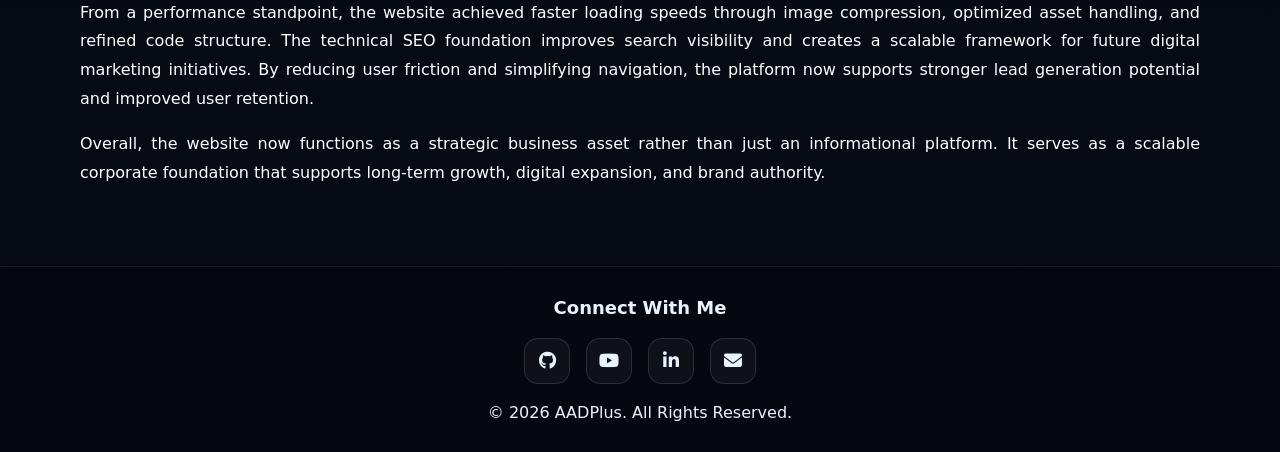
<file: Corporate Website.html>
<!DOCTYPE html>
<html lang="en">
<head>
  <meta charset="UTF-8" />
  <meta name="viewport" content="width=device-width, initial-scale=1.0"/>
  <title>Asfa Tariq - Corporate Website</title>
  <link rel="icon" type="image/png" href="images/icon.png"/>
  <link rel="stylesheet" href="project.css"/>
  <link rel="stylesheet" href="https://cdn.jsdelivr.net/npm/aos@2.3.4/dist/aos.css" />
  <link rel="stylesheet" href="https://cdnjs.cloudflare.com/ajax/libs/font-awesome/6.5.0/css/all.min.css">
  <link rel="preconnect" href="https://fonts.googleapis.com">
  <link rel="preconnect" href="https://fonts.gstatic.com" crossorigin>
  <link href="https://fonts.googleapis.com/css2?family=Sora:wght@500;600;700;800&display=swap" rel="stylesheet">
  <meta name="viewport" content="width=device-width, initial-scale=1.0">
</head>
<body>

  <canvas id="particles" aria-hidden="true"></canvas>

  <section>
    <div class="grid-overlay" aria-hidden="true"></div>

    <div class="container">

      <nav class="nav">
        <a class="logo" href="index.html">
          <span class="logo-dot"></span>
          <span class="logo-text">
            Asfa Tariq<span class="logo-accent">.</span>
          </span>
        </a>

        <div class="nav-links">
          <a href="index.html">Home</a>
          <a href="index.html#projects">Projects</a>
          <a href="index.html#certifications">Certifications</a>
          <a href="contact-us.html" class="pill">Contact</a>
        </div>

        <button class="menu" id="menuBtn" aria-label="Open menu">
          <span></span><span></span><span></span>
        </button>
      </nav>


      <!-- Mobile Drawer -->
      <div class="drawer" id="drawer">
        <a href="index.html">Home</a>
        <a href="index.html#projects">Projects</a>
        <a href="index.html#certifications">Certifications</a>
        <a href="contact-us.html">Contact</a>
      </div>

    </div>

  </section>

  <!-- ================= IMAGE WITH TEXT SECTION ================= -->
  <section class="image-section">
    <div class="container image-content">

      <div class="left-image">
        <img src="images/Project 2.png" alt="Project Image" data-aos="fade-pop" data-aos-delay="400">
      </div>

      <div class="right-text" >
        <h2 data-aos="fade-right" data-aos-delay="100">Corporate Website Development</h2>
        <h3 data-aos="fade-right" data-aos-delay="200"> Building a Scalable Corporate Digital Identity </h3>
        <h4 data-aos="fade-right" data-aos-delay="300">Project Overview</h4>

        <p data-aos="fade-right" data-aos-delay="400">
          The AAD Plus Corporate Website serves as the official digital platform representing the company’s services, expertise, 
          and professional brand identity. The website was fully designed, developed, optimized, and successfully deployed by me as 
          a complete end-to-end project. This project highlights my ability to combine structured frontend development, clean and modern UI/UX design principles, 
          search engine optimization strategy, and technical deployment expertise into a fully functional and business-ready digital solution.
        </p>  
        <p data-aos="fade-right" data-aos-delay="400">
          The AAD Plus Corporate Website serves as the official digital platform representing the company’s services, expertise, 
          and professional brand identity. The website was fully designed, developed, optimized, and successfully deployed by me as 
          a complete end-to-end project. This project highlights my ability to combine structured frontend development, clean and modern UI/UX design principles, 
          search engine optimization strategy, and technical deployment expertise into a fully functional and business-ready digital solution. 
          I am currently working with the AAD Plus team to further improve the website through continuous enhancements in design, performance, usability, and digital strategy.
        </p>
        <a href="https://aadplus.com" target="_blank" class="visit-btn" data-aos="fade-right" data-aos-delay="600">
        <i class="fas fa-arrow-up-right-from-square"></i> Visit My Work
        </a>
      </div>

    </div>
  </section>

    <section class="role-section">
    <div class="container">
        <div class="right-text">

        <h4 class="role-heading" data-aos="fade-right" data-aos-delay="100">My Role & Ownership</h4>

        <p class="role-intro" data-aos="fade-right" data-aos-delay="200">
            I independently handled the complete lifecycle of this project from planning to live deployment.
        </p>

        <div class="role-grid">

            <!-- 1 -->
            <div class="role-card" data-aos="fade-right" data-aos-delay="300">
            <div class="role-title">
                <span class="role-dot"></span>
                <h5>Information Architecture & Content Structuring</h5>
            </div>
            <p data-aos="fade-right" data-aos-delay="400">
                Strategically planning the website structure, organizing content hierarchy, and defining logical section flow to ensure clarity, usability, and seamless navigation.
            </p>
            </div>

            <!-- 2 -->
            <div class="role-card" data-aos="fade-right" data-aos-delay="500">
            <div class="role-title">
                <span class="role-dot" ></span>
                <h5>Complete UI/UX Design</h5>
            </div>
            <p data-aos="fade-right" data-aos-delay="600">
                Designing a clean, modern, and user-focused interface with consistent typography, spacing, visual hierarchy, and intuitive user experience principles.
            </p>
            </div>

            <!-- 3 -->
            <div class="role-card" data-aos="fade-right" data-aos-delay="700">
            <div class="role-title">
                <span class="role-dot"></span>
                <h5>Frontend Development using HTML, CSS, and JavaScript</h5>
            </div>
            <p data-aos="fade-right" data-aos-delay="800">
                Building a fully responsive and performance-optimized frontend with structured semantic markup, modern styling techniques, and interactive functionality.
            </p>
            </div>

            <!-- 4 -->
            <div class="role-card" data-aos="fade-right" data-aos-delay="900">
            <div class="role-title">
                <span class="role-dot"></span>
                <h5 data-aos="fade-right" data-aos-delay="900">SEO Implementation & Technical Optimization</h5>
            </div>
            <p data-aos="fade-right" data-aos-delay="1000">
                Implementing structured meta tags, heading hierarchy, internal linking strategy, and technical SEO improvements to enhance search engine visibility.
            </p>
            </div>

            <!-- 5 -->
            <div class="role-card" data-aos="fade-right" data-aos-delay="1100">
            <div class="role-title">
                <span class="role-dot"></span>
                <h5>Performance Tuning & Asset Optimization</h5>
            </div>
            <p data-aos="fade-right" data-aos-delay="1200">
                Optimizing images, reducing unnecessary scripts, improving loading speed, and refining code structure to achieve better performance scores.
            </p>
            </div>

            <!-- 6 -->
            <div class="role-card" data-aos="fade-right" data-aos-delay="1300">
            <div class="role-title">
                <span class="role-dot"></span>
                <h5 data-aos="fade-right" data-aos-delay="1300">Hosting Configuration & SSL Setup</h5>
            </div>
            <p data-aos="fade-right" data-aos-delay="1400">
                Configuring hosting environment, server settings, domain mapping, and secure SSL certification to ensure reliable and secure deployment.
            </p>
            </div>

            <!-- 7 -->
            <div class="role-card" data-aos="fade-right" data-aos-delay="1500">
            <div class="role-title">
                <span class="role-dot"></span>
                <h5 data-aos="fade-right" data-aos-delay="1500">Domain Connection & Live Publishing</h5>
            </div>
            <p data-aos="fade-right" data-aos-delay="1600">
                Managing domain integration, DNS configuration, and production deployment to successfully launch the website in a live environment.
            </p>
            </div>

            <!-- 8 -->
            <div class="role-card" data-aos="fade-right" data-aos-delay="1700">
            <div class="role-title">
                <span class="role-dot"></span>
                <h5 data-aos="fade-right" data-aos-delay="1700">Post-Launch Testing & Continuous Improvements</h5>
            </div>
            <p data-aos="fade-right" data-aos-delay="1800">
                Conducting performance audits, responsiveness testing, cross-browser validation, and implementing refinements based on testing results.
            </p>
            </div>

        </div>

        <p class="role-outro" data-aos="fade-right" data-aos-delay="1900">
            This was a full end-to-end development project executed independently, covering design, development, optimization, and deployment.
        </p>

        </div>
    </div>
    </section>

    <section class="design-section">
  <div class="container">
    <div class="right-text">

      <h4 class="section-heading" data-aos="fade-right" data-aos-delay="100">Design & User Experience Strategy</h4>

      <p class="section-intro" data-aos="fade-right" data-aos-delay="200">
        The website was strategically designed to maintain a strong corporate presence while ensuring smooth and intuitive navigation.
      </p>

      <p class="section-subtitle" data-aos="fade-right" data-aos-delay="300">
        Key design considerations included:
      </p>

      <div class="design-grid" data-aos="fade-right" data-aos-delay="400">

        <div class="design-item">
          <span class="design-dot"></span>
          Clean and minimal layout
        </div>

        <div class="design-item">
          <span class="design-dot"></span>
          Structured content hierarchy
        </div>

        <div class="design-item">
          <span class="design-dot"></span>
          Professional corporate color palette
        </div>

        <div class="design-item">
          <span class="design-dot"></span>
          Clear service segmentation
        </div>

        <div class="design-item">
          <span class="design-dot"></span>
          Balanced spacing and typography
        </div>

        <div class="design-item">
          <span class="design-dot"></span>
          Strong and visible call-to-action elements
        </div>

      </div>

      <p class="section-outro" data-aos="fade-right" data-aos-delay="500">
        The overall design ensures clarity, trust, and a seamless user journey.
      </p>

    </div>
  </div>
</section>
  
  <section>
    <div class="container">
      <div class="right-text"><br><br>
        <h4 data-aos="fade-right" data-aos-delay="100">Technical Implementation</h4>
        <p data-aos="fade-right" data-aos-delay="200">
          The website was developed using modern frontend technologies with a strong emphasis on structured architecture, 
          performance efficiency, and scalability. HTML was used to build clean, semantic markup that ensures accessibility and 
          logical content flow, while CSS was implemented to create a fully responsive and visually consistent layout across all 
          screen sizes. JavaScript was integrated to enhance interactivity, add smooth transitions, and improve overall user 
          engagement without compromising performance.
        </p>
        <p data-aos="fade-right" data-aos-delay="400">
           From a technical perspective, the project followed a mobile-first responsive approach to ensure optimal usability across 
           smartphones, tablets, and desktops. Cross-browser compatibility was carefully tested to maintain consistency across 
           different environments. Images were optimized for faster loading, and the overall codebase was structured to remain 
           lightweight, maintainable, and scalable for future expansion.
        </p>
        <p data-aos="fade-right" data-aos-delay="600">
          Performance and SEO considerations were implemented at the foundational level rather than as afterthoughts. Clean URL 
          structures, optimized meta tags, proper heading hierarchy (H1–H6), and structured internal linking were integrated into 
          the architecture. The result is a fast-loading, technically sound platform designed to support long-term organic growth 
          and digital scalability.
          </p>
      </div>
</div>
    </section>

  <section class="tech-section">
  <div class="container">
    <div class="right-text"><br>

      <h4 class="section-heading" data-aos="fade-right" data-aos-delay="100">SEO & Performance Optimization</h4>

      <p class="section-intro" data-aos="fade-right" data-aos-delay="400">
        SEO and performance were implemented at the structural level to ensure long-term visibility and sustainable digital growth.
      </p>

      <div class="tech-grid" data-aos="fade-right" data-aos-delay="500">

        <div class="tech-item">
          <span class="tech-dot"></span>
          Structured meta titles & descriptions
        </div>

        <div class="tech-item">
          <span class="tech-dot"></span>
          Optimized heading hierarchy (H1–H6 structure)
        </div>

        <div class="tech-item">
          <span class="tech-dot"></span>
          Clean internal linking structure
        </div>

        <div class="tech-item">
          <span class="tech-dot"></span>
          Image compression & optimization
        </div>

        <div class="tech-item">
          <span class="tech-dot"></span>
          Performance-focused development
        </div>

        <div class="tech-item">
          <span class="tech-dot"></span>
          Structured content for search engine indexing
        </div>

      </div>

      <p class="section-outro" data-aos="fade-right" data-aos-delay="600">
        The website is designed to support long-term organic growth, improved search rankings, and scalable digital expansion.
      </p>

    </div>
  </div>
  </section>

  <section>
    <div class="container">
      <div class="right-text"><br>
        <h4 data-aos="fade-right" data-aos-delay="100">Results & Impact</h4>
        <p data-aos="fade-right" data-aos-delay="200">
          The launch of the AAD Plus corporate website significantly strengthened the company’s digital presence and professional 
          brand positioning. The improved layout, structured content hierarchy, and modern visual presentation enhanced credibility 
          and provided a more refined corporate identity. The responsive design ensures a consistent and seamless experience across 
          all devices, improving accessibility and user engagement.
        </p>  
        <p data-aos="fade-right" data-aos-delay="400">
          From a performance standpoint, the website achieved faster loading speeds through image compression, optimized asset 
          handling, and refined code structure. The technical SEO foundation improves search visibility and creates a scalable 
          framework for future digital marketing initiatives. By reducing user friction and simplifying navigation, the platform 
          now supports stronger lead generation potential and improved user retention.
        </p>
        <p data-aos="fade-right" data-aos-delay="600">
          Overall, the website now functions as a strategic business asset rather than just an informational platform. It serves as a scalable corporate foundation that supports long-term growth, digital expansion, and brand authority. <br><br>
        </p>
      </div>
</div>
    </section>

  <footer class="footer">
    <div class="container footer-inner">

      <div class="footer-heading">
        <h3>Connect With Me</h3>
      </div>

      <div class="footer-social">
        <a href="https://github.com/ASFA-TARIQ" target="_blank" class="social-link">
          <i class="fab fa-github"></i>
        </a>

        <a href="https://www.youtube.com/@asfatariq3099" target="_blank" class="social-link">
          <i class="fab fa-youtube"></i>
        </a>

        <a href="https://www.linkedin.com/in/asfa-tariq/" target="_blank" class="social-link">
          <i class="fab fa-linkedin-in"></i>
        </a>

        <a href="mailto:asfatariq123@gmail.com" class="social-link">
          <i class="fas fa-envelope"></i>
        </a>
      </div>
      <br>

          © 2026 AADPlus. All Rights Reserved.
    </div>
  </footer>

  <!-- Cursor -->
  <div class="cursor-core" id="cursorCore"></div>
  <div class="cursor-ring" id="cursorRing"></div>

  <a href="#" class="back-to-top" id="backToTop" aria-label="Back to top">
    <i class="fas fa-arrow-up"></i>
  </a>

  <script src="script.js"></script>
  <script src="https://cdn.jsdelivr.net/npm/aos@2.3.4/dist/aos.js"></script>
  <script>
    AOS.init({ duration: 800, once: true });

    const slider = document.querySelector(".slides");
    const slideItems = document.querySelectorAll(".slide");
    const nextBtn = document.querySelector(".next");
    const prevBtn = document.querySelector(".prev");

    let index = 0;

    function updateSlider() {
      if (slider) {
        slider.style.transform = `translateX(-${index * 100}%)`;
      }
    }

    if (nextBtn && prevBtn && slideItems.length) {
      nextBtn.addEventListener("click", () => {
        index = (index + 1) % slideItems.length;
        updateSlider();
      });

      prevBtn.addEventListener("click", () => {
        index = (index - 1 + slideItems.length) % slideItems.length;
        updateSlider();
      });

      setInterval(() => {
        index = (index + 1) % slideItems.length;
        updateSlider();
      }, 5000);
    }

    const backToTop = document.getElementById("backToTop");

    window.addEventListener("scroll", () => {
      if (window.scrollY > 300) {
        backToTop.classList.add("show");
      } else {
        backToTop.classList.remove("show");
      }
    });

    backToTop.addEventListener("click", function (e) {
      e.preventDefault();
      window.scrollTo({
        top: 0,
        behavior: "smooth"
      });
    });
  </script>
</body>
</html>
</file>
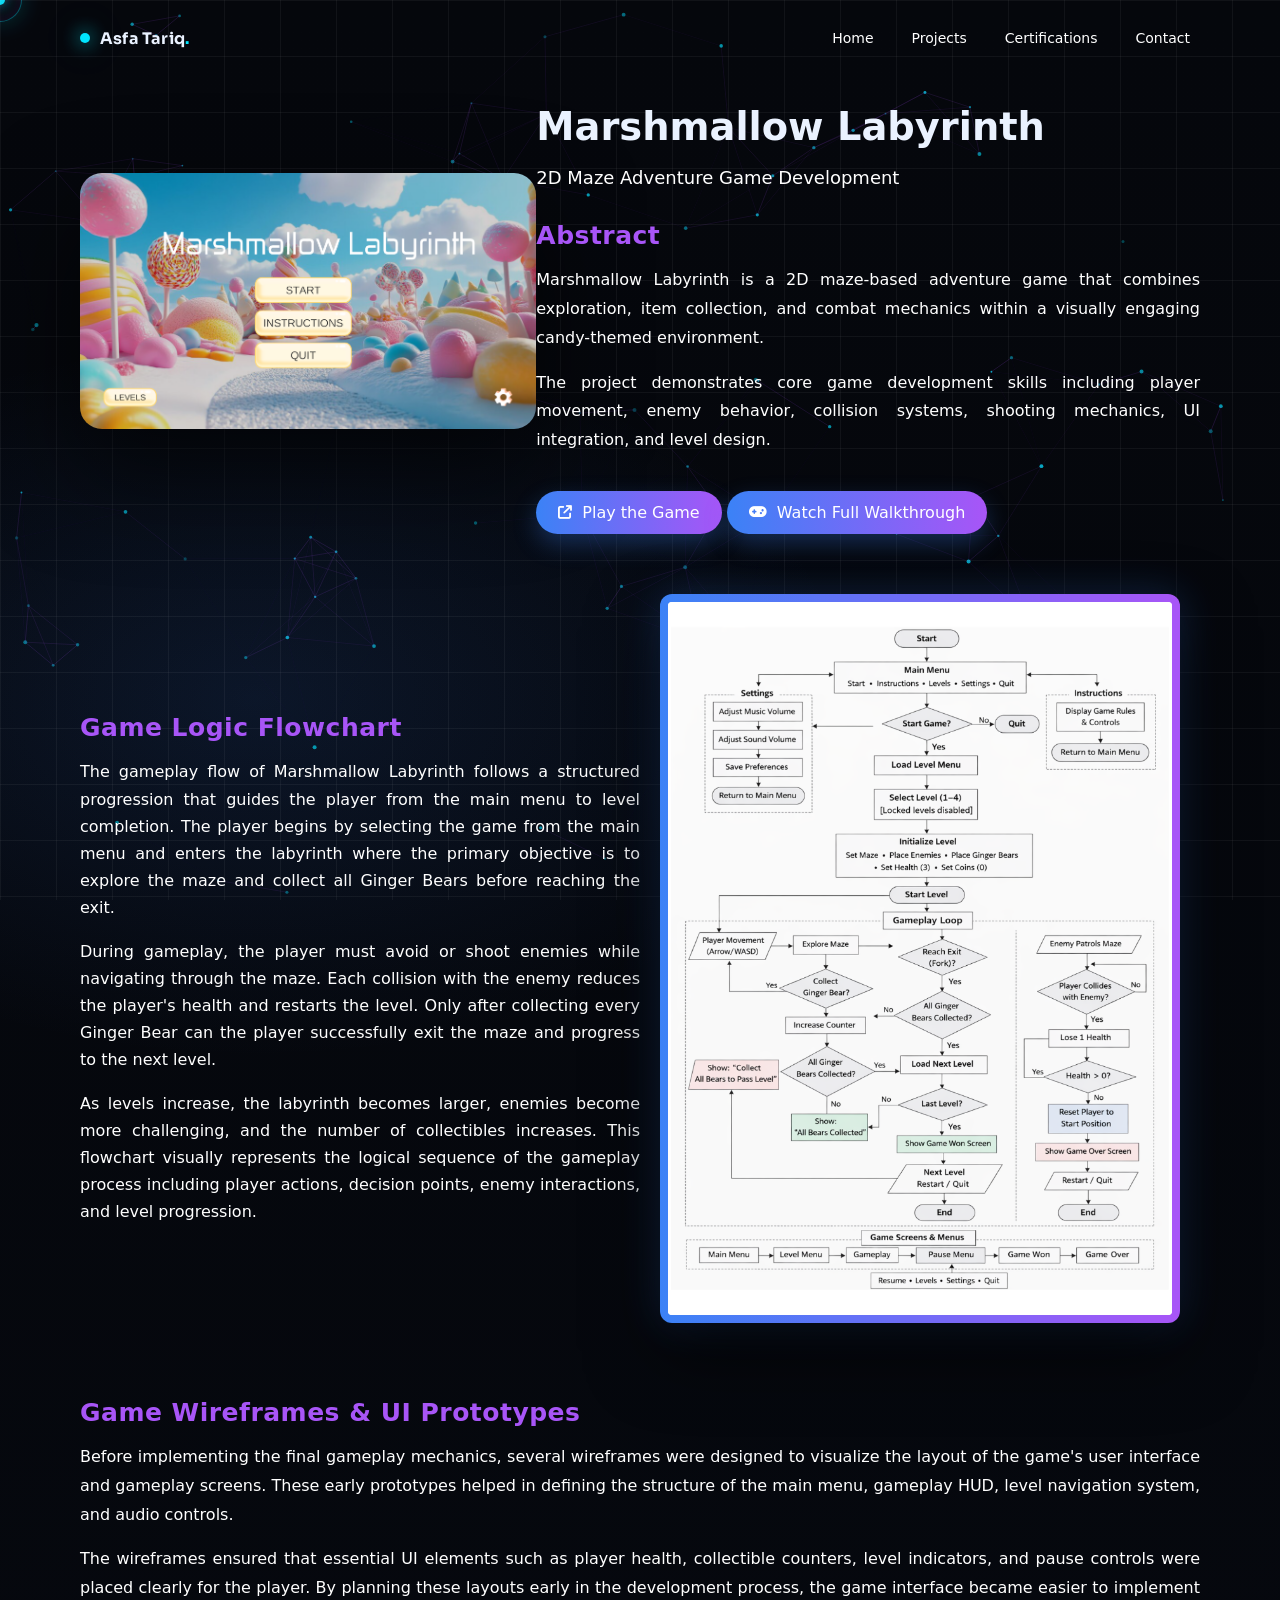
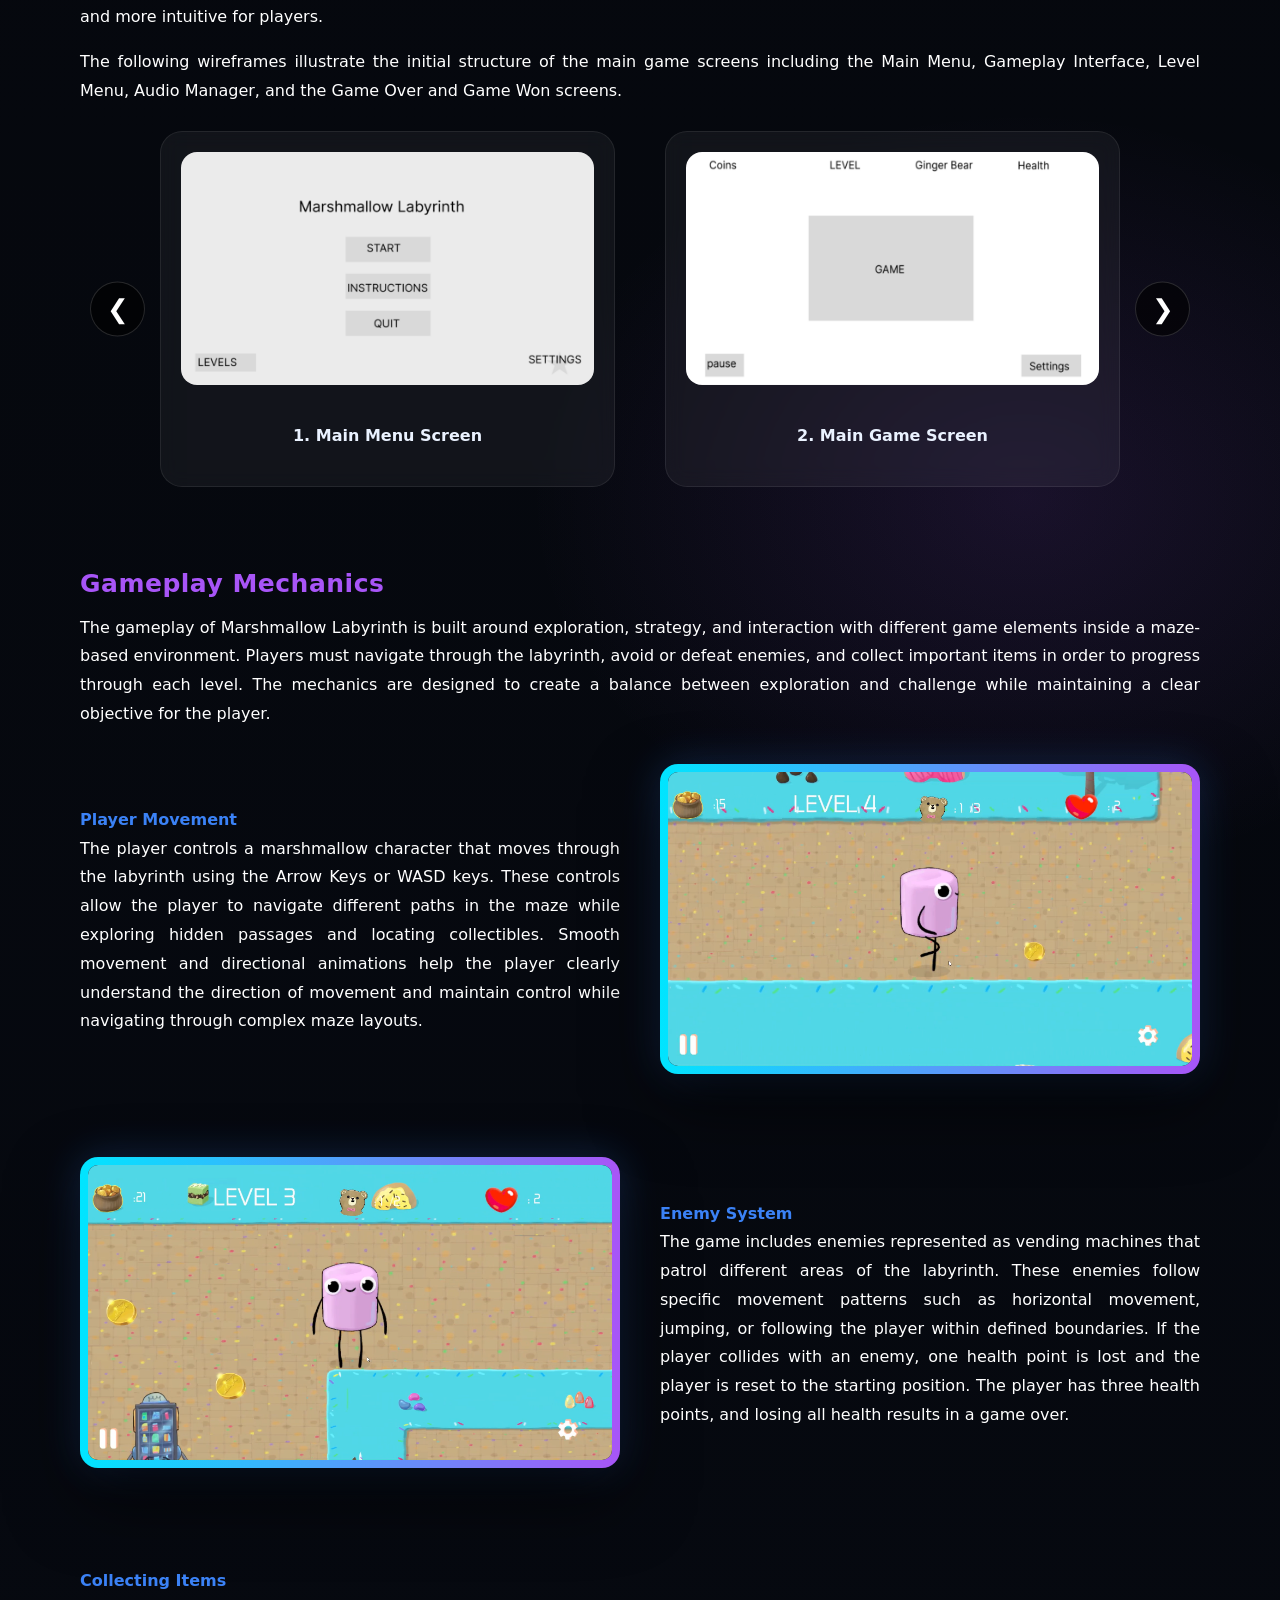
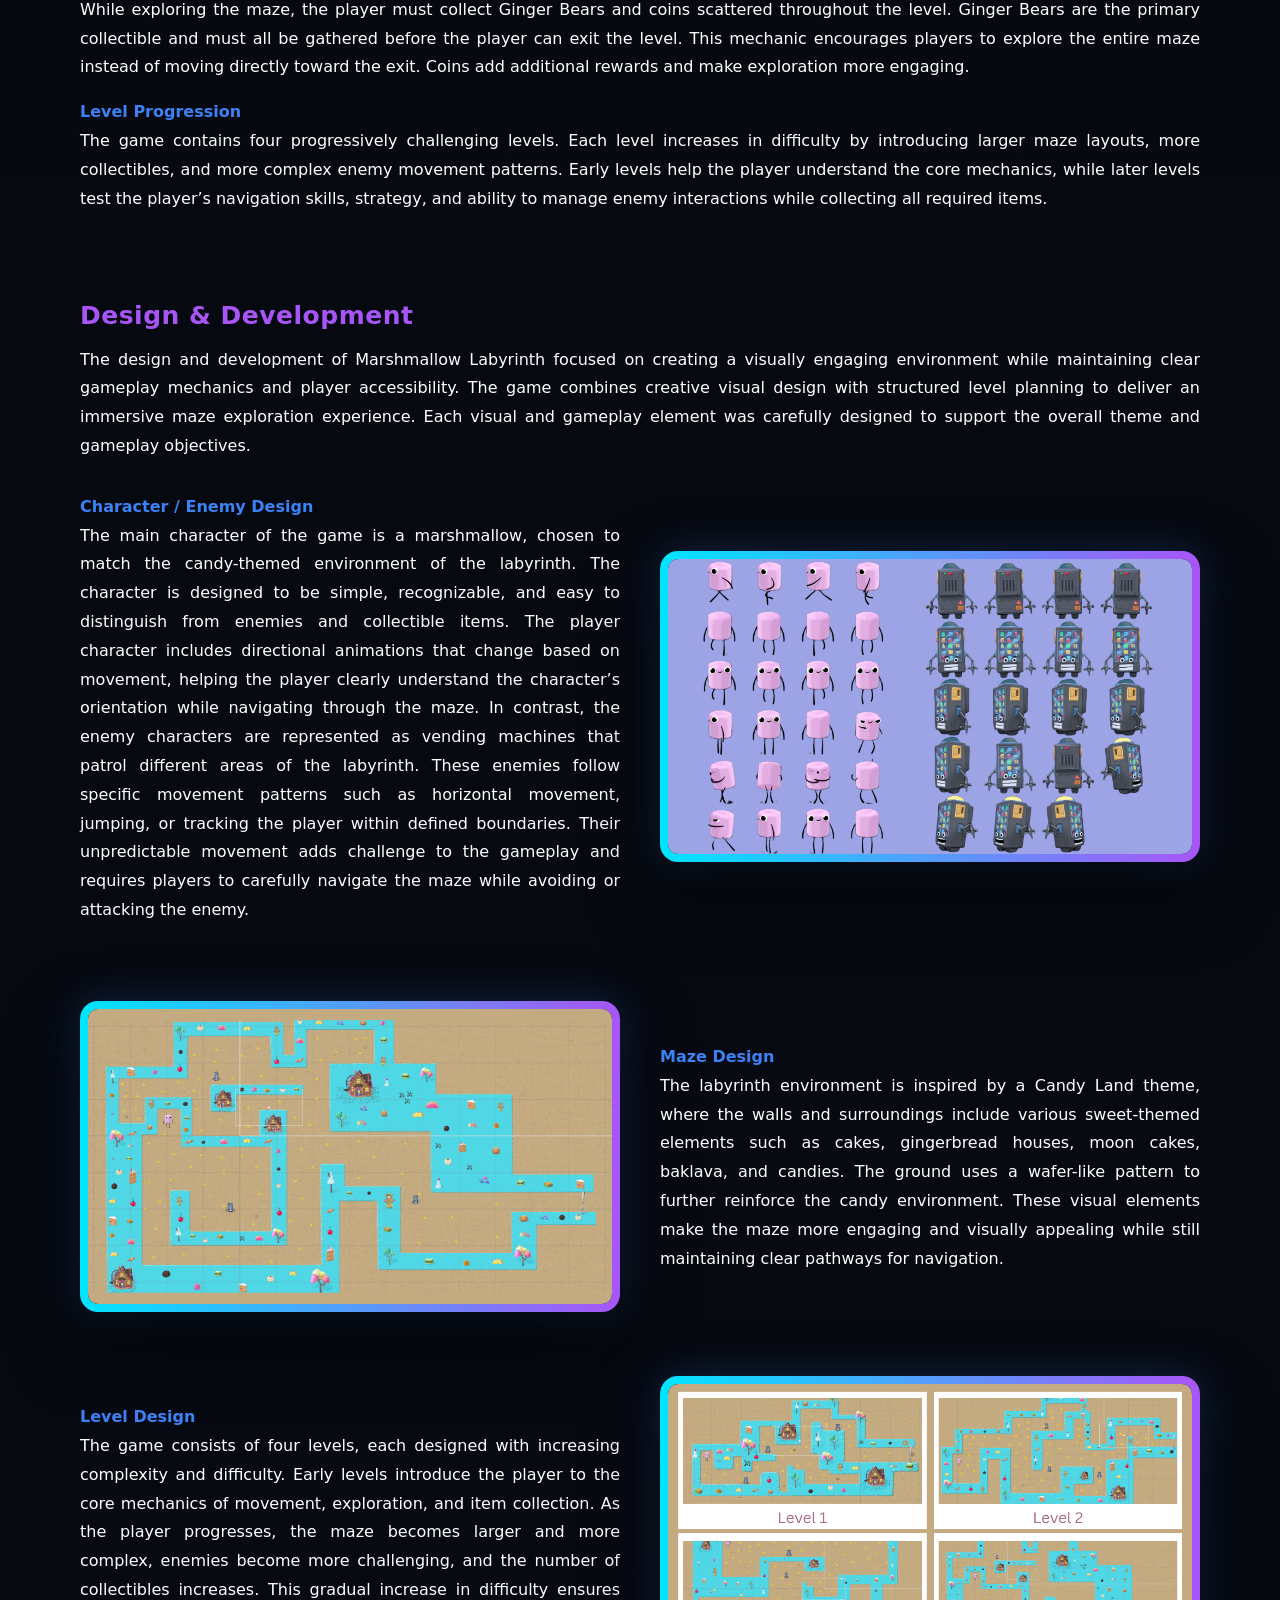
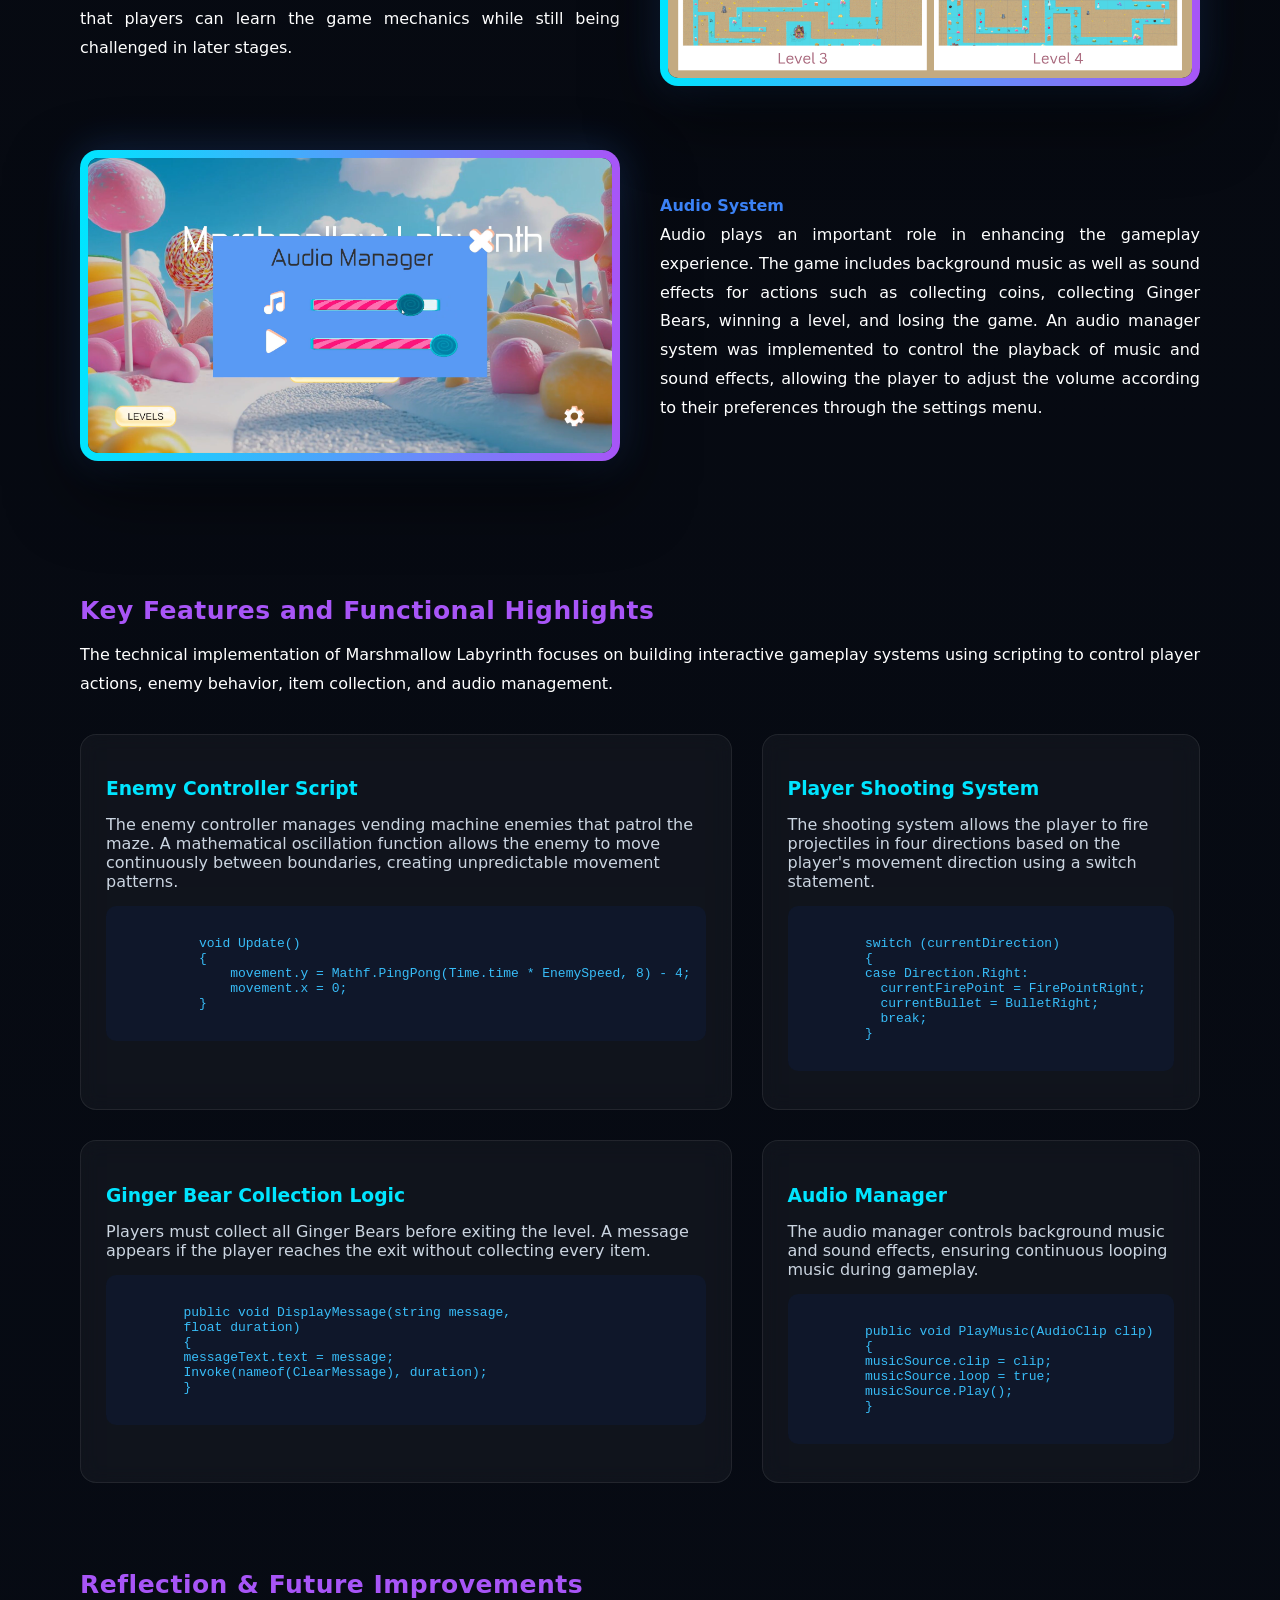
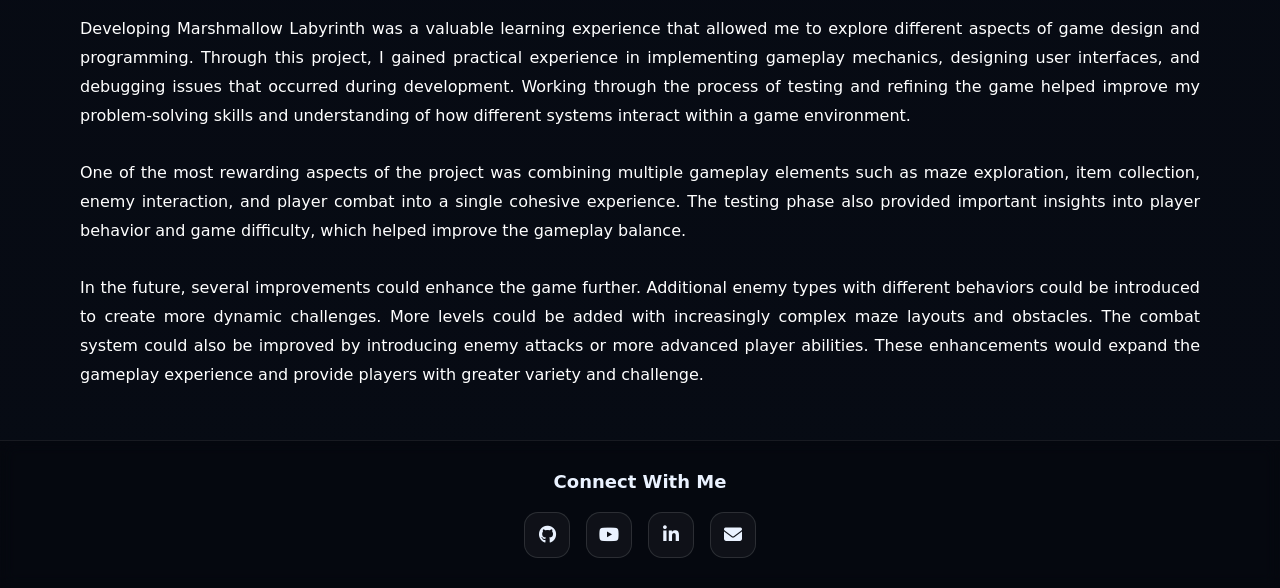
<file: game-dev.html>
<!DOCTYPE html>
<html lang="en">
<head>
  <meta charset="UTF-8" />
  <meta name="viewport" content="width=device-width, initial-scale=1.0"/>
  <title>Asfa Tariq - Marshmallow Labyrinth</title>
  <link rel="icon" type="image/png" href="images/icon.png"/>
  <link rel="stylesheet" href="project.css"/>
  <link rel="stylesheet" href="https://cdn.jsdelivr.net/npm/aos@2.3.4/dist/aos.css" />
  <link rel="stylesheet" href="https://cdnjs.cloudflare.com/ajax/libs/font-awesome/6.5.0/css/all.min.css">
  <link rel="preconnect" href="https://fonts.googleapis.com">
  <link rel="preconnect" href="https://fonts.gstatic.com" crossorigin>
  <link href="https://fonts.googleapis.com/css2?family=Sora:wght@500;600;700;800&display=swap" rel="stylesheet">
  <link rel="stylesheet" href="https://cdn.jsdelivr.net/npm/swiper@11/swiper-bundle.min.css"/>
  <meta name="viewport" content="width=device-width, initial-scale=1.0">
</head>
<body>

  <canvas id="particles" aria-hidden="true"></canvas>

  <section>
    <div class="grid-overlay" aria-hidden="true"></div>

    <div class="container">

      <nav class="nav">
        <a class="logo" href="index.html">
          <span class="logo-dot"></span>
          <span class="logo-text">
            Asfa Tariq<span class="logo-accent">.</span>
          </span>
        </a>

        <div class="nav-links">
          <a href="index.html">Home</a>
          <a href="index.html#projects">Projects</a>
          <a href="index.html#certifications">Certifications</a>
          <a href="contact-us.html" class="pill">Contact</a>
        </div>

        <button class="menu" id="menuBtn" aria-label="Open menu">
          <span></span><span></span><span></span>
        </button>
      </nav>


      <!-- Mobile Drawer -->
      <div class="drawer" id="drawer">
          <a href="index.html">Home</a>
          <a href="index.html#projects">Projects</a>
          <a href="index.html#certifications">Certifications</a>
          <a href="contact-us.html" class="pill">Contact</a>
      </div>

    </div>

  </section>

  <section class="image-section">
    <div class="container image-content">

      <div class="left-image">
          <img src="images/Project 3.png" alt="Project Image" data-aos="fade-up">
      </div>

      <div class="right-text">
        <h2 data-aos="fade-right" data-aos-delay="100">Marshmallow Labyrinth</h2>
        <h3 data-aos="fade-right" data-aos-delay="200">2D Maze Adventure Game Development</h3>
        <h4 data-aos="fade-right" data-aos-delay="300">Abstract</h4>

        <p data-aos="fade-right" data-aos-delay="400">
          Marshmallow Labyrinth is a 2D maze-based adventure game that combines exploration,
          item collection, and combat mechanics within a visually engaging candy-themed
          environment.
        </p>

        <p data-aos="fade-right" data-aos-delay="500">
          The project demonstrates core game development skills including player movement,
          enemy behavior, collision systems, shooting mechanics, UI integration, and level design.
        </p>

        <a href="https://asfa-tariq.itch.io/marshmallow-labyrinth" target="_blank" class="visit-btn" data-aos="fade-right" data-aos-delay="600">
          <i class="fas fa-arrow-up-right-from-square"></i> Play the Game
        </a>

        <a href="https://youtu.be/eMo4BCcjI6w" target="_blank" class="visit-btn" data-aos="fade-right" data-aos-delay="600">
          <i class="fa fa-gamepad"></i> Watch Full Walkthrough
        </a>

      </div>

    </div>
  </section>

  <!-- ================= FLOWCHART SECTION ================= -->

  <section class="flowchart-section">

    <div class="flowchart-container container">

      <!-- LEFT TEXT -->
      <div class="flowchart-text right-text">

        <h4  data-aos="fade-right">Game Logic Flowchart</h4>

        <p data-aos="fade-right" data-aos-delay="100">
          The gameplay flow of Marshmallow Labyrinth follows a structured progression that guides
          the player from the main menu to level completion. The player begins by selecting the
          game from the main menu and enters the labyrinth where the primary objective is to
          explore the maze and collect all Ginger Bears before reaching the exit.
        </p>

        <p data-aos="fade-right" data-aos-delay="200">
          During gameplay, the player must avoid or shoot enemies while navigating through the
          maze. Each collision with the enemy reduces the player's health and restarts the level.
          Only after collecting every Ginger Bear can the player successfully exit the maze and
          progress to the next level.
        </p>

        <p data-aos="fade-right" data-aos-delay="300">
          As levels increase, the labyrinth becomes larger, enemies become more challenging, and
          the number of collectibles increases. This flowchart visually represents the logical
          sequence of the gameplay process including player actions, decision points, enemy
          interactions, and level progression.
        </p>

      </div>

      <!-- RIGHT IMAGE -->
      <div class="flowchart-image" data-aos="fade-pop" data-aos-delay="400">
        <img src="images/game flowchart.png" alt="Marshmallow Labyrinth Flowchart">
      </div>

    </div>

  </section>

  <section class="container">
      <div class="right-text" > <br><br>
      <h4 data-aos="fade-right" data-aos-delay="300">Game Wireframes & UI Prototypes</h4>

      <p data-aos="fade-right" data-aos-delay="100">
        Before implementing the final gameplay mechanics, several wireframes were designed to
        visualize the layout of the game's user interface and gameplay screens. These early
        prototypes helped in defining the structure of the main menu, gameplay HUD, level
        navigation system, and audio controls.
      </p>

      <p data-aos="fade-right" data-aos-delay="200">
        The wireframes ensured that essential UI elements such as player health, collectible
        counters, level indicators, and pause controls were placed clearly for the player.
        By planning these layouts early in the development process, the game interface
        became easier to implement and more intuitive for players.
      </p>

      <p data-aos="fade-right" data-aos-delay="300">
        The following wireframes illustrate the initial structure of the main game screens
        including the Main Menu, Gameplay Interface, Level Menu, Audio Manager, and the
        Game Over and Game Won screens.
      </p>
      </div>
    <div class="container">

      <div class="slider-container">
        

        <!-- LEFT ARROW -->
        <button class="slider-btn prev">&#10094;</button>

        <!-- WRAPPER (hides overflow only for slides) -->
        <div class="slides-wrapper">

          <div class="slides">

            <!-- ================= SLIDE 1 ================= -->
            <div class="slide">

              <div class="card">
                <img src="images/Main Menu.png" alt="Main Menu Screen">
                <h4>1. Main Menu Screen</h4>
              </div>

              <div class="card">
                <img src="images/Main Game Screen.png" alt="Main Game">
                <h4>2. Main Game Screen</h4>
              </div>

            </div>

            <!-- ================= SLIDE 2 ================= -->
            <div class="slide">

              <div class="card">
                <img src="images/Level Menu.png" alt="Level Menu">
                <h4>3. Level Menu Screen</h4>
              </div>

              <div class="card">
                <img src="images/Audio Manager.png" alt="Audio Manager">
                <h4>4. Audio Manager Screen</h4>
              </div>

            </div>

            <!-- ================= SLIDE 2 ================= -->
            <div class="slide">

              <div class="card">
                <img src="images/Game Won.png" alt="Game Won">
                <h4>5. Game Won Screen</h4>
              </div>

              <div class="card">
                <img src="images/Game Over.png" alt="Game Over">
                <h4>6. Game Over Screen</h4>
              </div>

            </div>

          </div>

        </div>

        <!-- RIGHT ARROW -->
        <button class="slider-btn next">&#10095;</button>

      </div>

    </div>
  </section>

  <section class="container">
    <div class="right-text" > <br><br>
      <h4 data-aos="fade-right" data-aos-delay="300">Gameplay Mechanics</h4>

      <p data-aos="fade-right" data-aos-delay="100">
        The gameplay of Marshmallow Labyrinth is built around exploration, strategy, and interaction with different game elements 
        inside a maze-based environment. Players must navigate through the labyrinth, avoid or defeat enemies, and collect important
        items in order to progress through each level. The mechanics are designed to create a balance between exploration and 
        challenge while maintaining a clear objective for the player.
      </p><br>

    <!-- Block 1 -->
    <div class="case-block reveal">
      <div class="right-text">
      <p data-aos="fade-right" data-aos-delay="200">
        <b style="color: #3b82f6;">Player Movement</b>
        <br>
        The player controls a marshmallow character that moves through the labyrinth using the Arrow Keys or WASD keys. These 
        controls allow the player to navigate different paths in the maze while exploring hidden passages and locating collectibles. 
        Smooth movement and directional animations help the player clearly understand the direction of movement and maintain control 
        while navigating through complex maze layouts.
      </p>
      </div>
      <div class="case-image">
        <img src="images/Player movement.png" alt="player movement">
      </div>
    </div>

    <br>

    <!-- Block 2 -->
    <div class="case-block reverse reveal">
      <div class="case-text">
      <p data-aos="fade-right" data-aos-delay="300"> 
        <b style="color: #3b82f6;">Enemy System</b><br>
        The game includes enemies represented as vending machines that patrol different areas of the labyrinth. These enemies 
        follow specific movement patterns such as horizontal movement, jumping, or following the player within defined boundaries. 
        If the player collides with an enemy, one health point is lost and the player is reset to the starting position. The player 
        has three health points, and losing all health results in a game over.
        <br>
      </p>
      </div>
      <div class="case-image">
        <img src="images/Enemy system.png" alt="Enemy system">
      </div>
    </div>
    <br>
      <p data-aos="fade-right" data-aos-delay="400">
        <b style="color: #3b82f6;">Collecting Items</b><br>
          While exploring the maze, the player must collect Ginger Bears and coins scattered throughout the level. Ginger Bears are 
          the primary collectible and must all be gathered before the player can exit the level. This mechanic encourages players 
          to explore the entire maze instead of moving directly toward the exit. Coins add additional rewards and make exploration 
          more engaging.
        <br>
      </p>

      <p data-aos="fade-right" data-aos-delay="500">
        <b style="color: #3b82f6;">Level Progression</b> <br>
          The game contains four progressively challenging levels. Each level increases in difficulty by introducing larger maze 
          layouts, more collectibles, and more complex enemy movement patterns. Early levels help the player understand the core 
          mechanics, while later levels test the player’s navigation skills, strategy, and ability to manage enemy interactions 
          while collecting all required items.
        <br>
      </p>
    </div>


    </section>
  </section>
  
    <section class="container">
    <div class="right-text" > <br><br>
      <h4 data-aos="fade-right" data-aos-delay="300">Design & Development</h4>

      <p data-aos="fade-right" data-aos-delay="100">
        The design and development of Marshmallow Labyrinth focused on creating a visually engaging environment while maintaining 
        clear gameplay mechanics and player accessibility. The game combines creative visual design with structured level planning 
        to deliver an immersive maze exploration experience. Each visual and gameplay element was carefully designed to support the 
        overall theme and gameplay objectives.
      </p>

      <!-- Block 1 -->
      <div class="case-block reveal">
        <div class="right-text">
        <p data-aos="fade-right" data-aos-delay="200">
          <b style="color: #3b82f6;">Character / Enemy Design</b>
          <br>
            The main character of the game is a marshmallow, chosen to match the candy-themed environment of the labyrinth. The 
            character is designed to be simple, recognizable, and easy to distinguish from enemies and collectible items. The player 
            character includes directional animations that change based on movement, helping the player clearly understand the 
            character’s orientation while navigating through the maze. In contrast, the enemy characters are represented as vending 
            machines that patrol different areas of the labyrinth. These enemies follow specific movement patterns such as horizontal 
            movement, jumping, or tracking the player within defined boundaries. Their unpredictable movement adds challenge to the 
            gameplay and requires players to carefully navigate the maze while avoiding or attacking the enemy.  
        </p>
        </div>
        <div class="case-image">
          <img src="images/character design.png" alt="character design">
        </div>
      </div>

      <div class="case-block reverse reveal">
        <div class="case-text">
        <p data-aos="fade-right" data-aos-delay="200">
        <b style="color: #3b82f6;">Maze Design</b><br>
          The labyrinth environment is inspired by a Candy Land theme, where the walls and surroundings include various sweet-themed 
          elements such as cakes, gingerbread houses, moon cakes, baklava, and candies. The ground uses a wafer-like pattern to 
          further reinforce the candy environment. These visual elements make the maze more engaging and visually appealing while 
          still maintaining clear pathways for navigation.
        </div>
        <div class="case-image">
          <img src="images/Maze design.png" alt="maze design">
        </div>
      </div>

      <div class="case-block reveal">
        <div class="case-text">
        <p data-aos="fade-right" data-aos-delay="400">
        <b style="color: #3b82f6;">Level Design</b><br>
          The game consists of four levels, each designed with increasing complexity and difficulty. Early levels introduce the 
          player to the core mechanics of movement, exploration, and item collection. As the player progresses, the maze becomes 
          larger and more complex, enemies become more challenging, and the number of collectibles increases. This gradual increase 
          in difficulty ensures that players can learn the game mechanics while still being challenged in later stages.
        <br>
      </p>
        </div>
        <div class="case-image">
          <img src="images/Level Design.png" alt="level design">
        </div>
      </div>

      <div class="case-block reverse reveal">
        <div class="case-text">
        <p data-aos="fade-right" data-aos-delay="200">
        <b style="color: #3b82f6;">Audio System</b><br>
          Audio plays an important role in enhancing the gameplay experience. The game includes background music as well as sound 
          effects for actions such as collecting coins, collecting Ginger Bears, winning a level, and losing the game. An audio 
          manager system was implemented to control the playback of music and sound effects, allowing the player to adjust the 
          volume according to their preferences through the settings menu.
        </div>
        <div class="case-image">
          <img src="images/Audio-manager.png" alt="audio manager">
        </div>
      </div>

    </div>
  </section>   

  <section class="tech-section">

    <div class="container">

      <div class="right-text"><br><br>
        <h4>Key Features and Functional Highlights</h4>
        <p>
          The technical implementation of Marshmallow Labyrinth focuses on building interactive
          gameplay systems using scripting to control player actions, enemy behavior,
          item collection, and audio management.
        </p> <br>
      </div>  

      <div class="tech-grid">

      <!-- Enemy Controller -->
        <div class="tech-card">

          <h3>Enemy Controller Script</h3>

          <p>
          The enemy controller manages vending machine enemies that patrol the maze.
          A mathematical oscillation function allows the enemy to move continuously
          between boundaries, creating unpredictable movement patterns.
          </p>

          <pre><code>
          void Update()
          {
              movement.y = Mathf.PingPong(Time.time * EnemySpeed, 8) - 4;
              movement.x = 0;
          }
          </code></pre>

        </div>

      <!-- Player Shooting -->
      <div class="tech-card">

        <h3>Player Shooting System</h3>

        <p>
        The shooting system allows the player to fire projectiles in four directions
        based on the player's movement direction using a switch statement.
        </p>

        <pre><code>
        switch (currentDirection)
        {
        case Direction.Right:
          currentFirePoint = FirePointRight;
          currentBullet = BulletRight;
          break;
        }
        </code></pre>

      </div>

      <!-- Ginger Bear Logic -->
      <div class="tech-card">

        <h3>Ginger Bear Collection Logic</h3>

        <p>
        Players must collect all Ginger Bears before exiting the level.
        A message appears if the player reaches the exit without collecting
        every item.
        </p>

        <pre><code>
        public void DisplayMessage(string message,
        float duration)
        {
        messageText.text = message;
        Invoke(nameof(ClearMessage), duration);
        }
        </code></pre>

      </div>

      <!-- Audio Manager -->
      <div class="tech-card">

        <h3>Audio Manager</h3>

        <p>
        The audio manager controls background music and sound effects,
        ensuring continuous looping music during gameplay.
        </p>

        <pre><code>
        public void PlayMusic(AudioClip clip)
        {
        musicSource.clip = clip;
        musicSource.loop = true;
        musicSource.Play();
        }
        </code></pre>

      </div>

      </div>
    </div>
  </section>

  <section><br>
    <div class="container">

      <div class="right-text">
        <h4>Reflection & Future Improvements</h4>
        <p>
          Developing Marshmallow Labyrinth was a valuable learning experience that allowed me to explore different aspects of game 
          design and programming. Through this project, I gained practical experience in implementing gameplay mechanics, designing 
          user interfaces, and debugging issues that occurred during development. Working through the process of testing and 
          refining the game helped improve my problem-solving skills and understanding of how different systems interact within a 
          game environment. 
          <br><br>
          One of the most rewarding aspects of the project was combining multiple gameplay elements such as maze exploration, item 
          collection, enemy interaction, and player combat into a single cohesive experience. The testing phase also provided 
          important insights into player behavior and game difficulty, which helped improve the gameplay balance.
          <br><br>
          In the future, several improvements could enhance the game further. Additional enemy types with different behaviors could 
          be introduced to create more dynamic challenges. More levels could be added with increasingly complex maze layouts and 
          obstacles. The combat system could also be improved by introducing enemy attacks or more advanced player abilities. These 
          enhancements would expand the gameplay experience and provide players with greater variety and challenge.
          </p>
      </div>
    </div>  
  </section>

  <footer class="footer">
    <div class="container footer-inner">

      <div class="footer-heading">
        <h3>Connect With Me</h3>
      </div>

      <div class="footer-social">
        <a href="https://github.com/ASFA-TARIQ" target="_blank" class="social-link">
          <i class="fab fa-github"></i>
        </a>

        <a href="https://www.youtube.com/@asfatariq3099" target="_blank" class="social-link">
          <i class="fab fa-youtube"></i>
        </a>

        <a href="https://www.linkedin.com/in/asfa-tariq/" target="_blank" class="social-link">
          <i class="fab fa-linkedin-in"></i>
        </a>

        <a href="mailto:asfatariq123@gmail.com" class="social-link">
          <i class="fas fa-envelope"></i>
        </a>
      </div>

    </div>
  </footer>

  <!-- Cursor -->
  <div class="cursor-core" id="cursorCore"></div>
  <div class="cursor-ring" id="cursorRing"></div>  
  
  <a href="#" class="back-to-top" id="backToTop" aria-label="Back to top">
    <i class="fas fa-arrow-up"></i>
  </a>

  <script src="script.js"></script>
  <script src="https://cdn.jsdelivr.net/npm/aos@2.3.4/dist/aos.js"></script>
<script src="https://cdn.jsdelivr.net/npm/swiper@11/swiper-bundle.min.js"></script>
  <script>
    AOS.init({ duration: 800, once: true });
    const slider = document.querySelector(".slides");
const slideItems = document.querySelectorAll(".slide");
const nextBtn = document.querySelector(".next");
const prevBtn = document.querySelector(".prev");

let index = 0;

function updateSlider(){
  slider.style.transform = `translateX(-${index * 100}%)`;
}

nextBtn.addEventListener("click", () => {
  index = (index + 1) % slideItems.length;
  updateSlider();
});

prevBtn.addEventListener("click", () => {
  index = (index - 1 + slideItems.length) % slideItems.length;
  updateSlider();
});

/* Auto slide every 5 sec */
setInterval(() => {
  index = (index + 1) % slideItems.length;
  updateSlider();
}, 5000);

const revealElements = document.querySelectorAll(".reveal");

const revealObserver = new IntersectionObserver((entries) => {
  entries.forEach((entry) => {
    if(entry.isIntersecting){
      entry.target.classList.add("show");
    }
  });
}, { threshold: 0.2 });

revealElements.forEach(el => revealObserver.observe(el));

  const backToTop = document.getElementById("backToTop");

  window.addEventListener("scroll", () => {
    if (window.scrollY > 300) {
      backToTop.classList.add("show");
    } else {
      backToTop.classList.remove("show");
    }
  });

  backToTop.addEventListener("click", function (e) {
    e.preventDefault();
    window.scrollTo({
      top: 0,
      behavior: "smooth"
    });
  });
  </script>
</body>
</html>
</file>
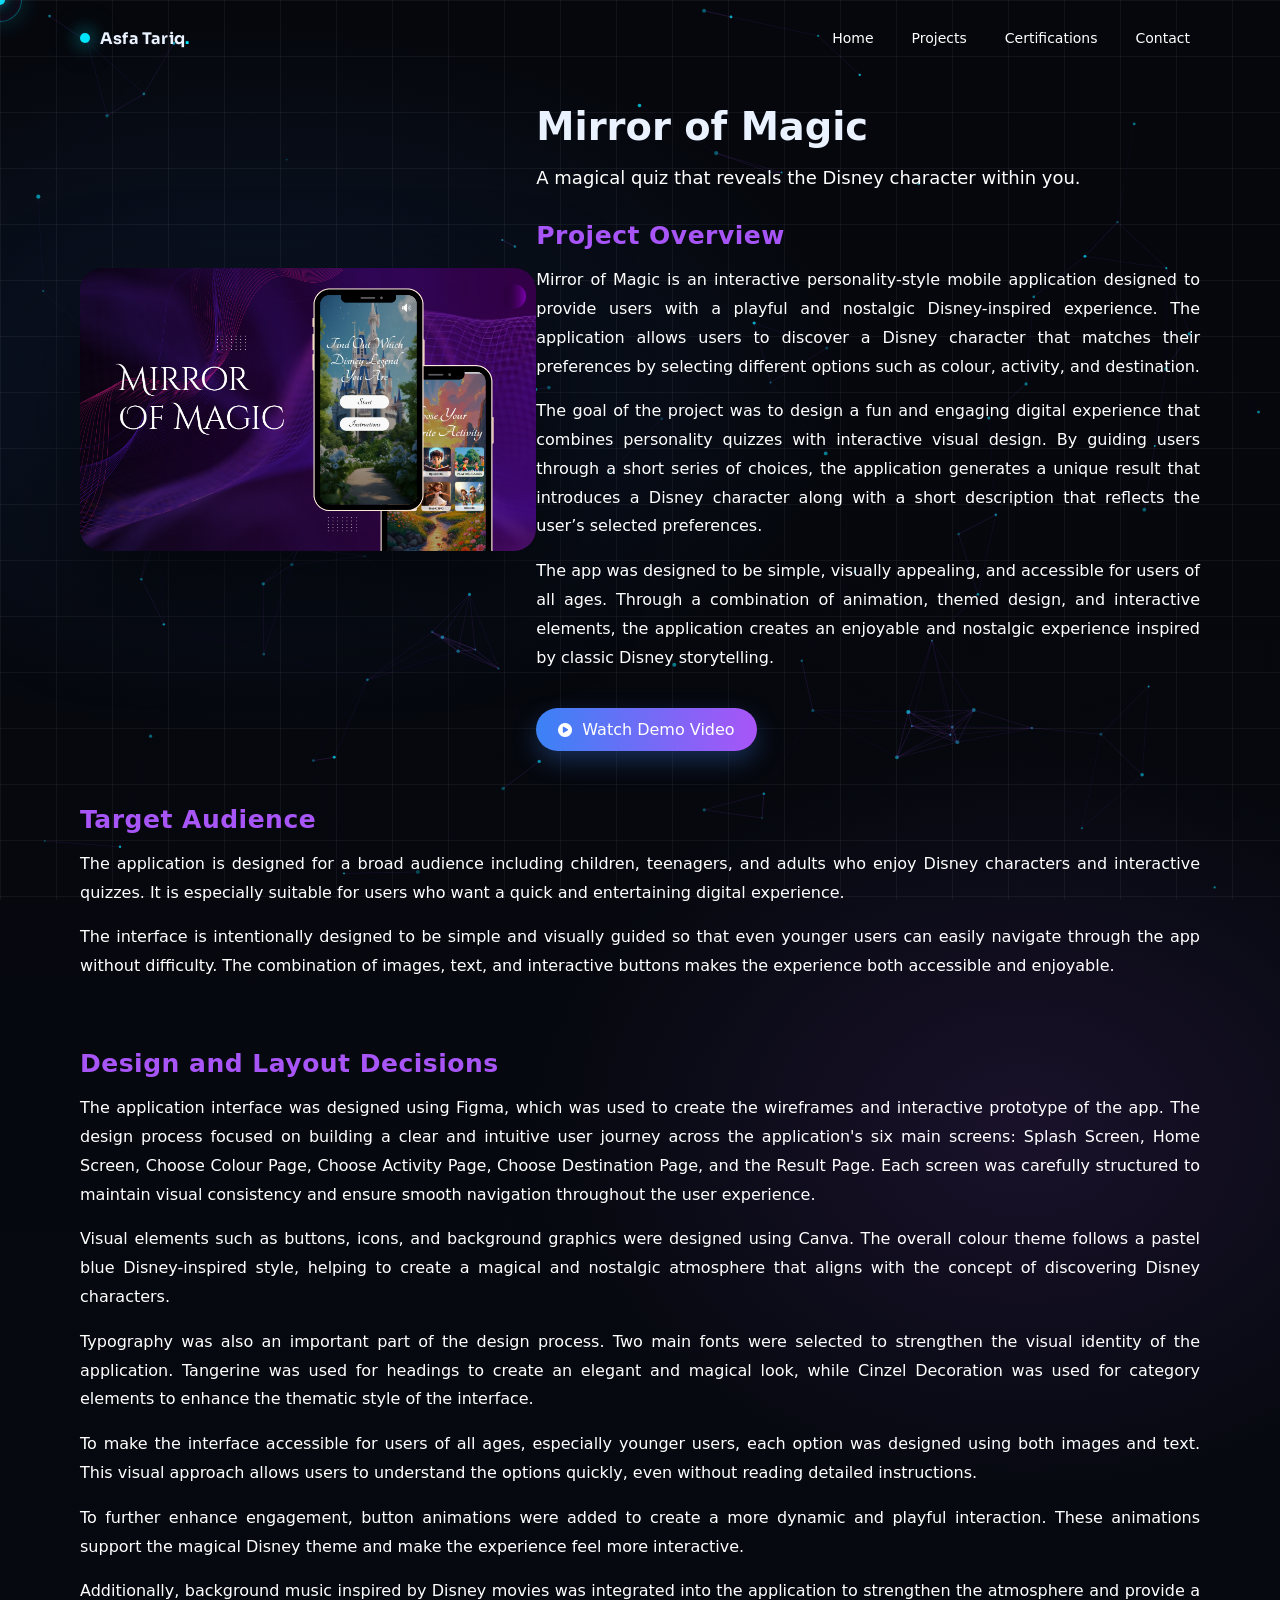
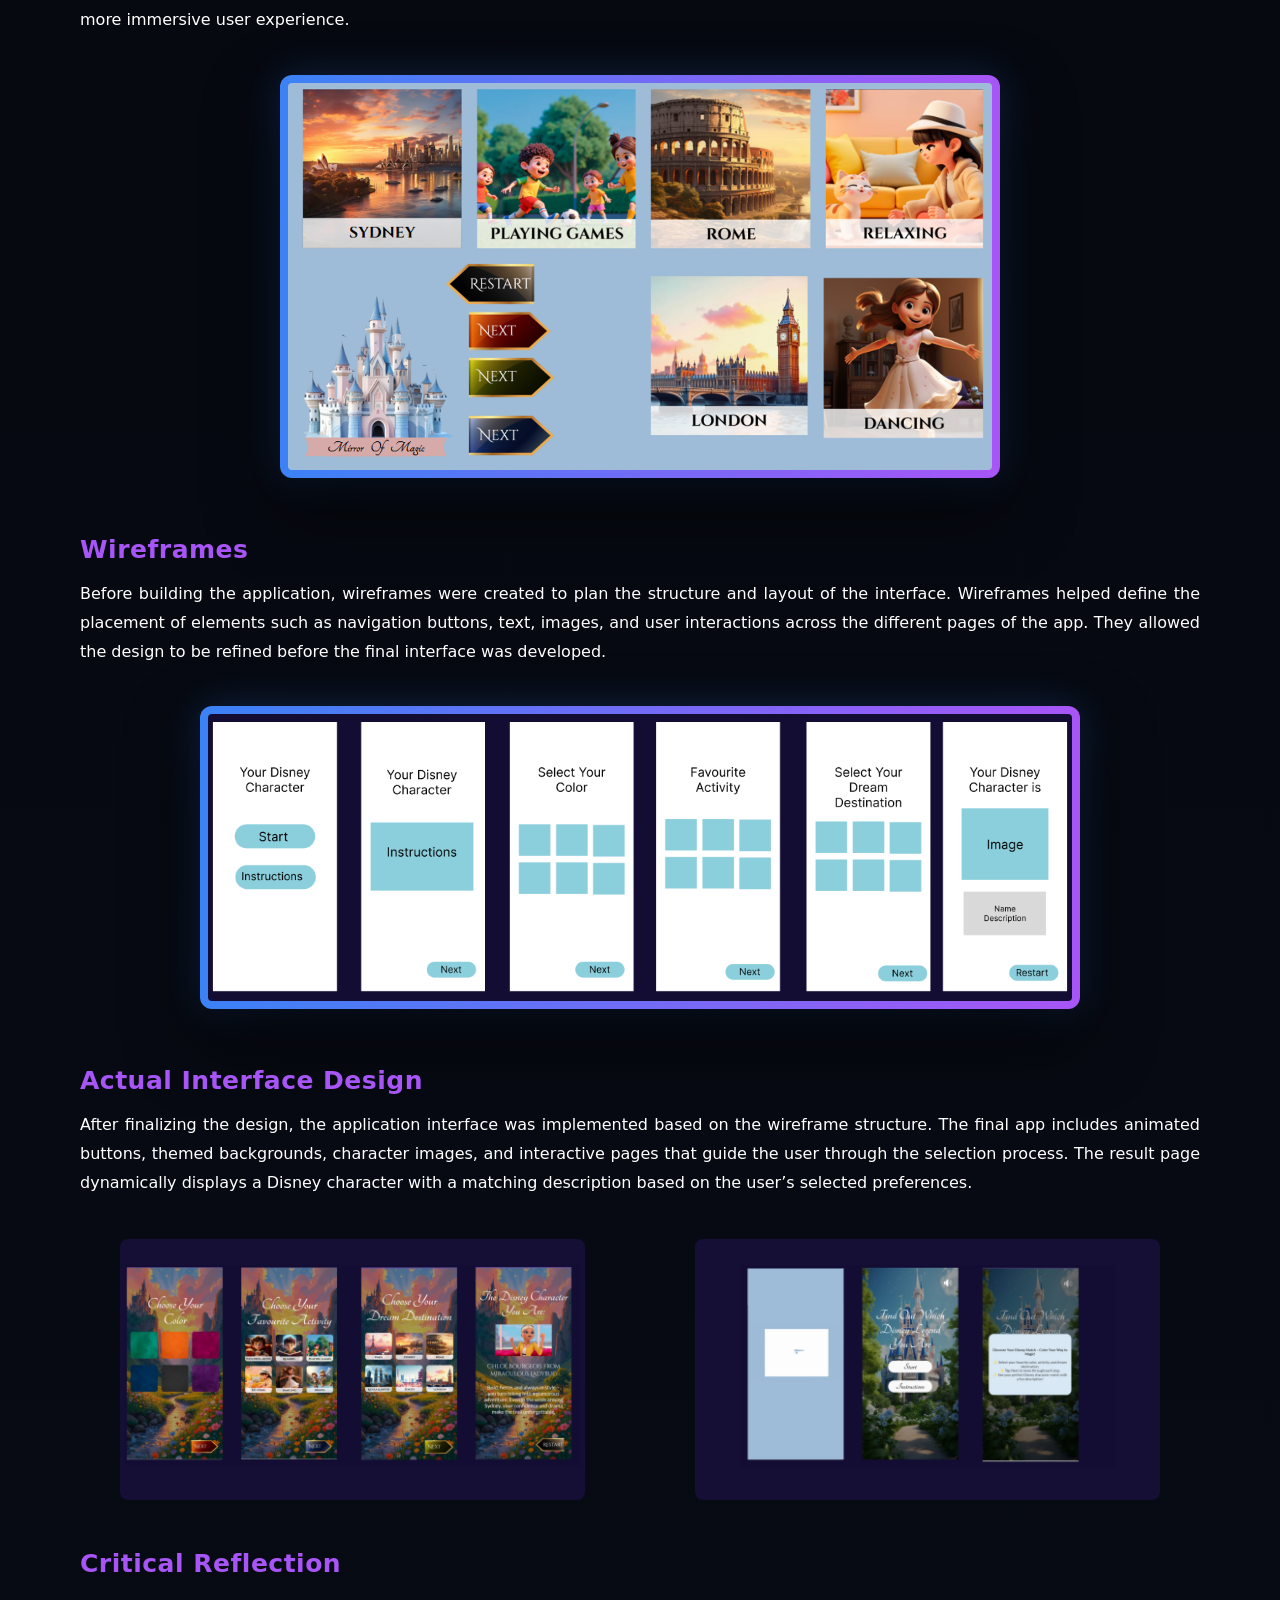
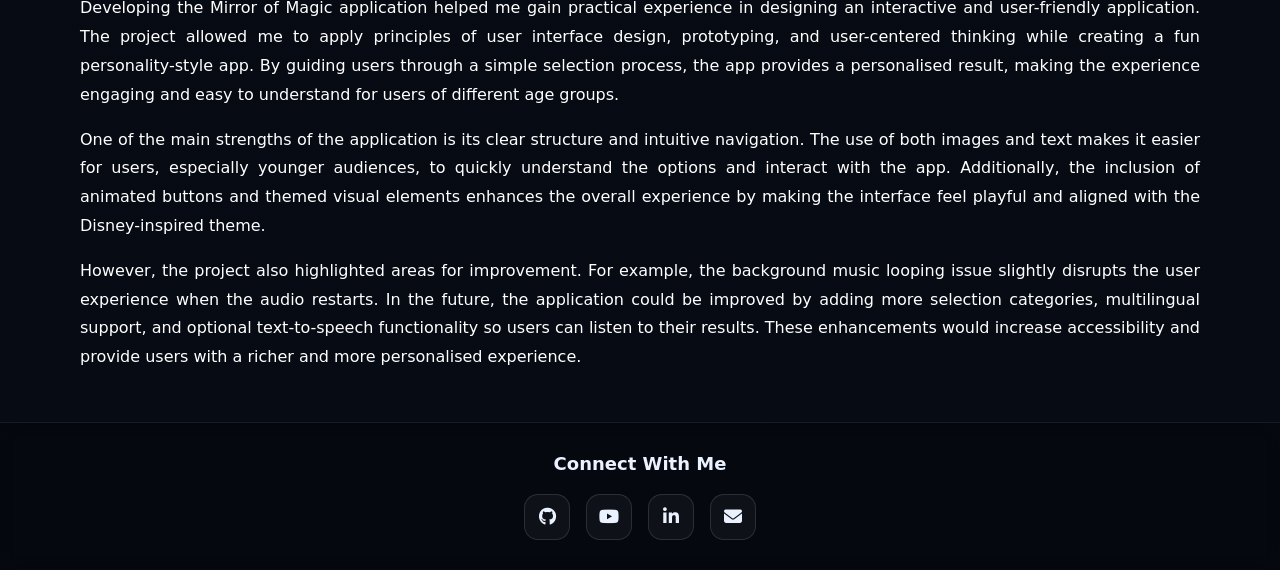
<file: mobile-app.html>
<!DOCTYPE html>
<html lang="en">
<head>
  <meta charset="UTF-8" />
  <meta name="viewport" content="width=device-width, initial-scale=1.0"/>
  <title>Asfa Tariq - Mobile App</title>
  <link rel="icon" type="image/png" href="images/icon.png"/>
  <link rel="stylesheet" href="project.css"/>
  <link rel="stylesheet" href="https://cdn.jsdelivr.net/npm/aos@2.3.4/dist/aos.css" />
  <link rel="stylesheet" href="https://cdnjs.cloudflare.com/ajax/libs/font-awesome/6.5.0/css/all.min.css">
  <link rel="preconnect" href="https://fonts.googleapis.com">
  <link rel="preconnect" href="https://fonts.gstatic.com" crossorigin>
  <link href="https://fonts.googleapis.com/css2?family=Sora:wght@500;600;700;800&display=swap" rel="stylesheet">
  <meta name="viewport" content="width=device-width, initial-scale=1.0">
</head>
<body>

  <canvas id="particles" aria-hidden="true"></canvas>

  <section>
    <div class="grid-overlay" aria-hidden="true"></div>

    <div class="container">

      <nav class="nav">
        <a class="logo" href="index.html">
          <span class="logo-dot"></span>
          <span class="logo-text">
            Asfa Tariq<span class="logo-accent">.</span>
          </span>
        </a>

        <div class="nav-links">
          <a href="index.html">Home</a>
          <a href="index.html#projects">Projects</a>
          <a href="index.html#certifications">Certifications</a>
          <a href="contact-us.html" class="pill">Contact</a>
        </div>

        <button class="menu" id="menuBtn" aria-label="Open menu">
          <span></span><span></span><span></span>
        </button>
      </nav>


      <!-- Mobile Drawer -->
      <div class="drawer" id="drawer">
          <a href="index.html">Home</a>
          <a href="index.html#projects">Projects</a>
          <a href="index.html#certifications">Certifications</a>
          <a href="contact-us.html" class="pill">Contact</a>
      </div>

    </div>

  </section>

  <!-- ================= IMAGE WITH TEXT SECTION ================= -->
  <section class="image-section">
    <div class="container image-content">

      <div class="left-image">
        <img src="images/Project 6.png" alt="Project Image" data-aos="zoom-in" data-aos-delay="400">
      </div>

      <div class="right-text" >
        <h2 data-aos="fade-right" data-aos-delay="100">Mirror of Magic</h2>
        <h3 data-aos="fade-right" data-aos-delay="200">A magical quiz that reveals the Disney character within you.</h3>
        <h4 data-aos="fade-right" data-aos-delay="300">Project Overview</h4>

        <p data-aos="fade-right" data-aos-delay="400">
            Mirror of Magic is an interactive personality-style mobile application designed to provide users with a playful and 
            nostalgic Disney-inspired experience. The application allows users to discover a Disney character that matches their 
            preferences by selecting different options such as colour, activity, and destination.
        </p>  
        <p data-aos="fade-right" data-aos-delay="500"> 
            The goal of the project was to design a fun and engaging digital experience that combines personality quizzes with 
            interactive visual design. By guiding users through a short series of choices, the application generates a unique 
            result that introduces a Disney character along with a short description that reflects the user’s selected preferences.
        </p>
        <p data-aos="fade-right" data-aos-delay="600">
            The app was designed to be simple, visually appealing, and accessible for users of all ages. Through a combination of 
            animation, themed design, and interactive elements, the application creates an enjoyable and nostalgic experience 
            inspired by classic Disney storytelling.
        </p>
        <a href="https://youtu.be/7Ja5tFvyqXI" target="_blank" class="visit-btn" data-aos="fade-right" data-aos-delay="600">
        <i class="fa-solid fa-circle-play"></i> Watch Demo Video
        </a>
      </div>

    </div>
  </section>

    <div class="container">
        <div class="right-text">
            <h4 data-aos="fade-right" data-aos-delay="100">
                Target Audience
            </h4>
            <p data-aos="fade-right" data-aos-delay="400">
                The application is designed for a broad audience including children, teenagers, and adults who enjoy Disney 
                characters and interactive quizzes. It is especially suitable for users who want a quick and entertaining digital 
                experience.
            </p>
            <p data-aos="fade-right" data-aos-delay="500">
                The interface is intentionally designed to be simple and visually guided so that even younger users can easily 
                navigate through the app without difficulty. The combination of images, text, and interactive buttons makes the 
                experience both accessible and enjoyable.
            </p>
        </div>
    </div>

  <section class="technology-section" data-aos="fade-up" data-aos-delay="100">
    <div class="container">

      <div class="technology-content"><br>

      <div class="right-text">
        <h4 data-aos="fade-right" data-aos-delay="100">
          Design and Layout Decisions
        </h4>

        <p data-aos="fade-right" data-aos-delay="400">
          The application interface was designed using Figma, which was used to create the wireframes and interactive prototype of 
          the app. The design process focused on building a clear and intuitive user journey across the application's six main 
          screens: Splash Screen, Home Screen, Choose Colour Page, Choose Activity Page, Choose Destination Page, and the Result 
          Page. Each screen was carefully structured to maintain visual consistency and ensure smooth navigation throughout the user 
          experience.
        </p>
        <p data-aos="fade-right" data-aos-delay="500">
          Visual elements such as buttons, icons, and background graphics were designed using Canva. The overall colour theme 
          follows a pastel blue Disney-inspired style, helping to create a magical and nostalgic atmosphere that aligns with the 
          concept of discovering Disney characters.
        </p>  
        <p data-aos="fade-right" data-aos-delay="600">
          Typography was also an important part of the design process. Two main fonts were selected to strengthen the visual identity 
          of the application. Tangerine was used for headings to create an elegant and magical look, while Cinzel Decoration was used 
          for category elements to enhance the thematic style of the interface.
        </p>
          <p data-aos="fade-right" data-aos-delay="700">
          To make the interface accessible for users of all ages, especially younger users, each option was designed using both images 
          and text. This visual approach allows users to understand the options quickly, even without reading detailed instructions.
         </p>
         <p data-aos="fade-right" data-aos-delay="800">
            To further enhance engagement, button animations were added to create a more dynamic and playful interaction. These 
            animations support the magical Disney theme and make the experience feel more interactive.
        </p>
        <p data-aos="fade-right" data-aos-delay="900">
            Additionally, background music inspired by Disney movies was integrated into the application to strengthen the atmosphere and provide a more immersive user 
            experience.
        </p>
       <div class="design-images">
        <div class="design-card">
            <img src="images/app design.png" alt="Application Design" data-aos="zoom-in" data-aos-delay="400">
            </div>
        </div>
         </div> 
      </div>
    </div>
  </section>

    <div class="container">
        <div class="right-text">
            <h4 data-aos="fade-right" data-aos-delay="100">
                Wireframes
            </h4>
            <p data-aos="fade-right" data-aos-delay="400">
                Before building the application, wireframes were created to plan the structure and layout of the interface.
                Wireframes helped define the placement of elements such as navigation buttons, text, images, and user interactions 
                across the different pages of the app. They allowed the design to be refined before the final interface was 
                developed.
            </p>
        </div>
    </div>
    <div class="design-images">
        <div class="design-card">
            <img src="images/app wireframe.png" alt="Low Fidelity Wireframe" data-aos="zoom-in" data-aos-delay="400">
        </div>
    </div>

    <div class="container">
        <div class="right-text">
            <h4 data-aos="fade-right" data-aos-delay="100">
                Actual Interface Design
            </h4>
            <p data-aos="fade-right" data-aos-delay="400">
                After finalizing the design, the application interface was implemented based on the wireframe structure.
                The final app includes animated buttons, themed backgrounds, character images, and interactive pages that guide the 
                user through the selection process. The result page dynamically displays a Disney character with a matching 
                description based on the user’s selected preferences.
            </p>
        </div>
            <div class="image-row">

    <figure>
        <img src="images/app 1.png" alt="screen 1" data-aos="zoom-in" data-aos-delay="600">
    </figure>

    <figure>
        <img src="images/app 2.png" alt="screen 2" data-aos="zoom-in" data-aos-delay="600">
    </figure>

    </div>
    </div>

  <section>
    <div class="container">
      <div class="right-text">
        <h4 data-aos="fade-right">Critical Reflection</h4>
        <p data-aos="fade-right" data-aos-delay="100">
          Developing the Mirror of Magic application helped me gain practical experience in designing an interactive and user-friendly 
          application. The project allowed me to apply principles of user interface design, prototyping, and user-centered thinking while 
          creating a fun personality-style app. By guiding users through a simple selection process, the app provides a personalised 
          result, making the experience engaging and easy to understand for users of different age groups.
        </p>
        <p data-aos="fade-right" data-aos-delay="200">
          One of the main strengths of the application is its clear structure and intuitive navigation. The use of both images and 
          text makes it easier for users, especially younger audiences, to quickly understand the options and interact with the app. 
          Additionally, the inclusion of animated buttons and themed visual elements enhances the overall experience by making the 
          interface feel playful and aligned with the Disney-inspired theme.
        </p>
        <p data-aos="fade-right" data-aos-delay="300">
          However, the project also highlighted areas for improvement. For example, the background music looping issue slightly 
          disrupts the user experience when the audio restarts. In the future, the application could be improved by adding more 
          selection categories, multilingual support, and optional text-to-speech functionality so users can listen to their results. 
          These enhancements would increase accessibility and provide users with a richer and more personalised experience.
        </p>
      </div>
    </div>
  </section> 
  

  <footer class="footer">
    <div class="container footer-inner">

      <div class="footer-heading">
        <h3>Connect With Me</h3>
      </div>

      <div class="footer-social">
        <a href="https://github.com/ASFA-TARIQ" target="_blank" class="social-link">
          <i class="fab fa-github"></i>
        </a>

        <a href="https://www.youtube.com/@asfatariq3099" target="_blank" class="social-link">
          <i class="fab fa-youtube"></i>
        </a>

        <a href="https://www.linkedin.com/in/asfa-tariq/" target="_blank" class="social-link">
          <i class="fab fa-linkedin-in"></i>
        </a>

        <a href="mailto:asfatariq123@gmail.com" class="social-link">
          <i class="fas fa-envelope"></i>
        </a>
      </div>

    </div>
  </footer>

  <!-- Cursor -->
  <div class="cursor-core" id="cursorCore"></div>
  <div class="cursor-ring" id="cursorRing"></div>

  <a href="#" class="back-to-top" id="backToTop" aria-label="Back to top">
    <i class="fas fa-arrow-up"></i>
  </a>

  <script src="script.js"></script>
  <script src="https://cdn.jsdelivr.net/npm/aos@2.3.4/dist/aos.js"></script>
<script>
  AOS.init({ duration: 800, once: true });

  window.addEventListener("load", () => {
    AOS.refresh();
  });

  const slider = document.querySelector(".slides");
  const slideItems = document.querySelectorAll(".slide");
  const nextBtn = document.querySelector(".next");
  const prevBtn = document.querySelector(".prev");

  let index = 0;

  function updateSlider() {
    if (slider) {
      slider.style.transform = `translateX(-${index * 100}%)`;
    }
  }

  if (slider && nextBtn && prevBtn && slideItems.length) {
    nextBtn.addEventListener("click", () => {
      index = (index + 1) % slideItems.length;
      updateSlider();
    });

    prevBtn.addEventListener("click", () => {
      index = (index - 1 + slideItems.length) % slideItems.length;
      updateSlider();
    });

    setInterval(() => {
      index = (index + 1) % slideItems.length;
      updateSlider();
    }, 5000);
  }

  const backToTop = document.getElementById("backToTop");

  if (backToTop) {
    window.addEventListener("scroll", () => {
      if (window.scrollY > 300) {
        backToTop.classList.add("show");
      } else {
        backToTop.classList.remove("show");
      }
    });

    backToTop.addEventListener("click", function (e) {
      e.preventDefault();
      window.scrollTo({
        top: 0,
        behavior: "smooth"
      });
    });
  }
</script>
</body>
</html>
</file>
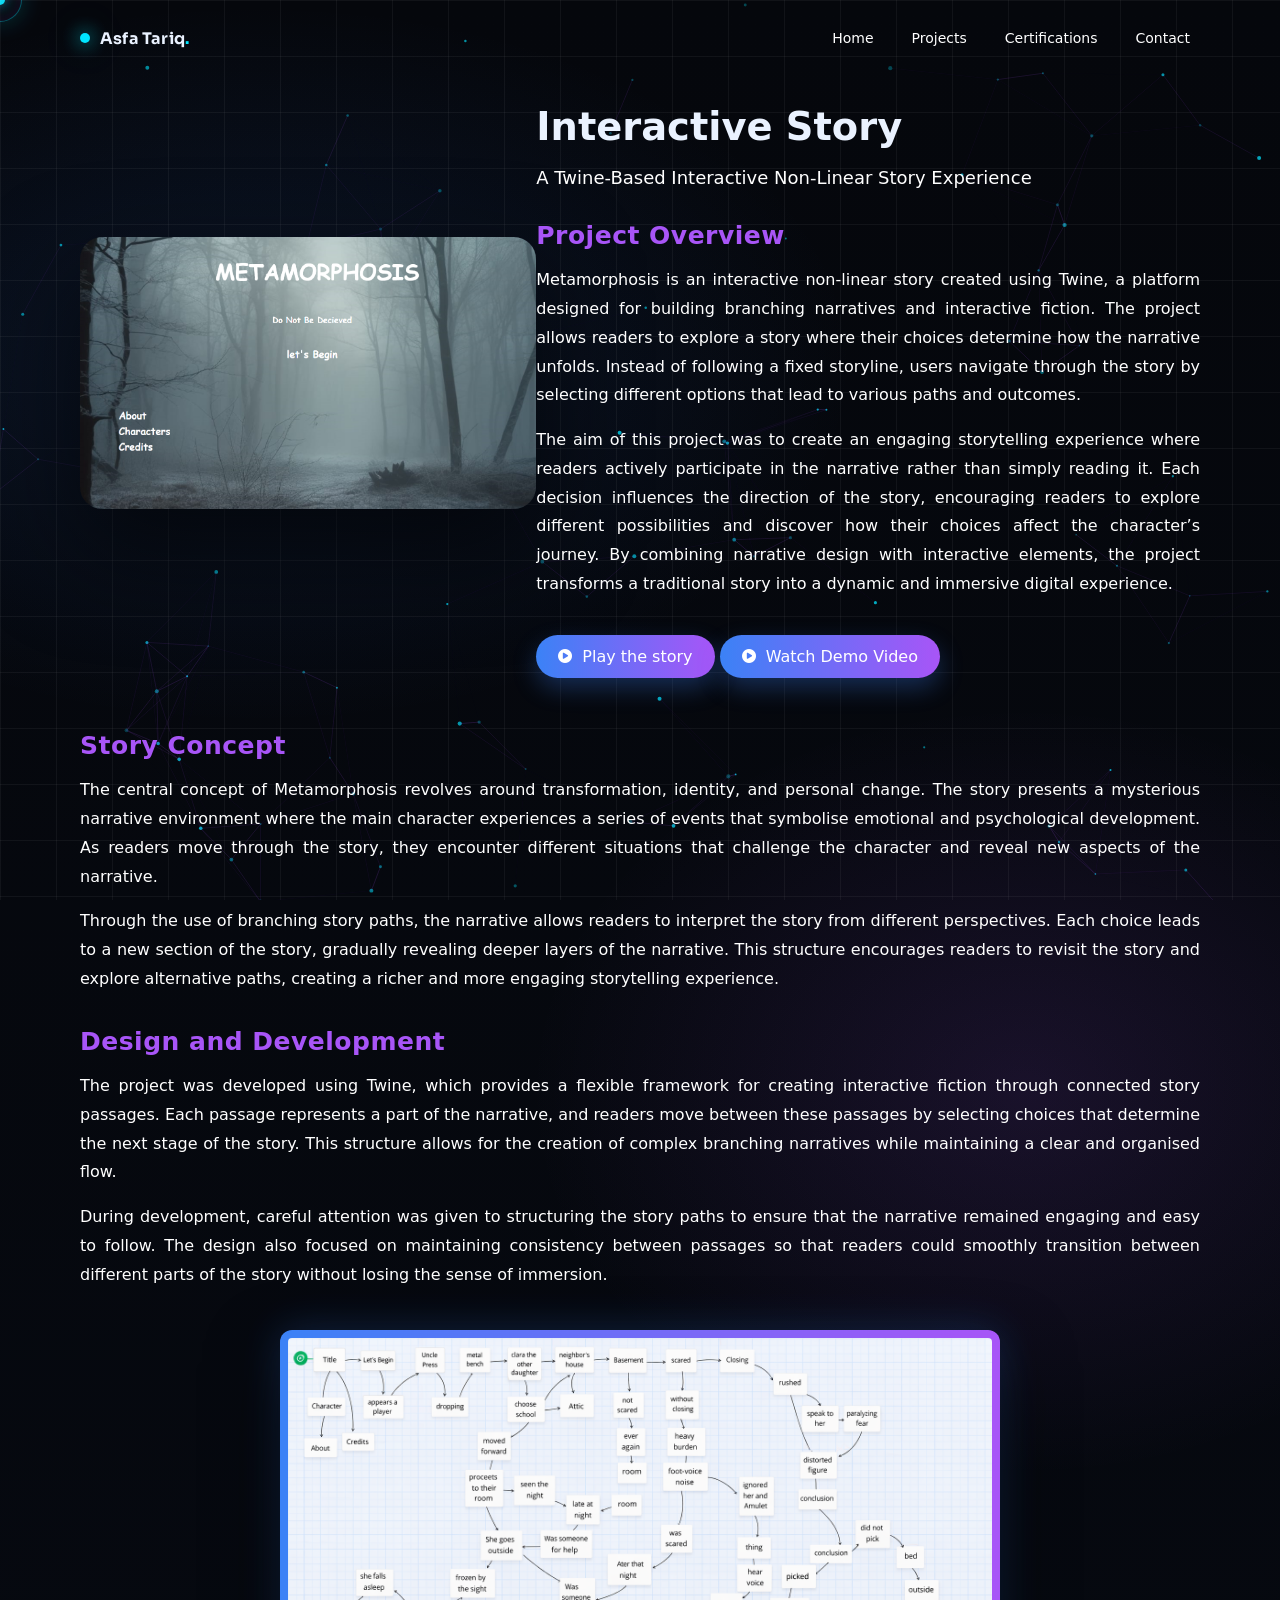
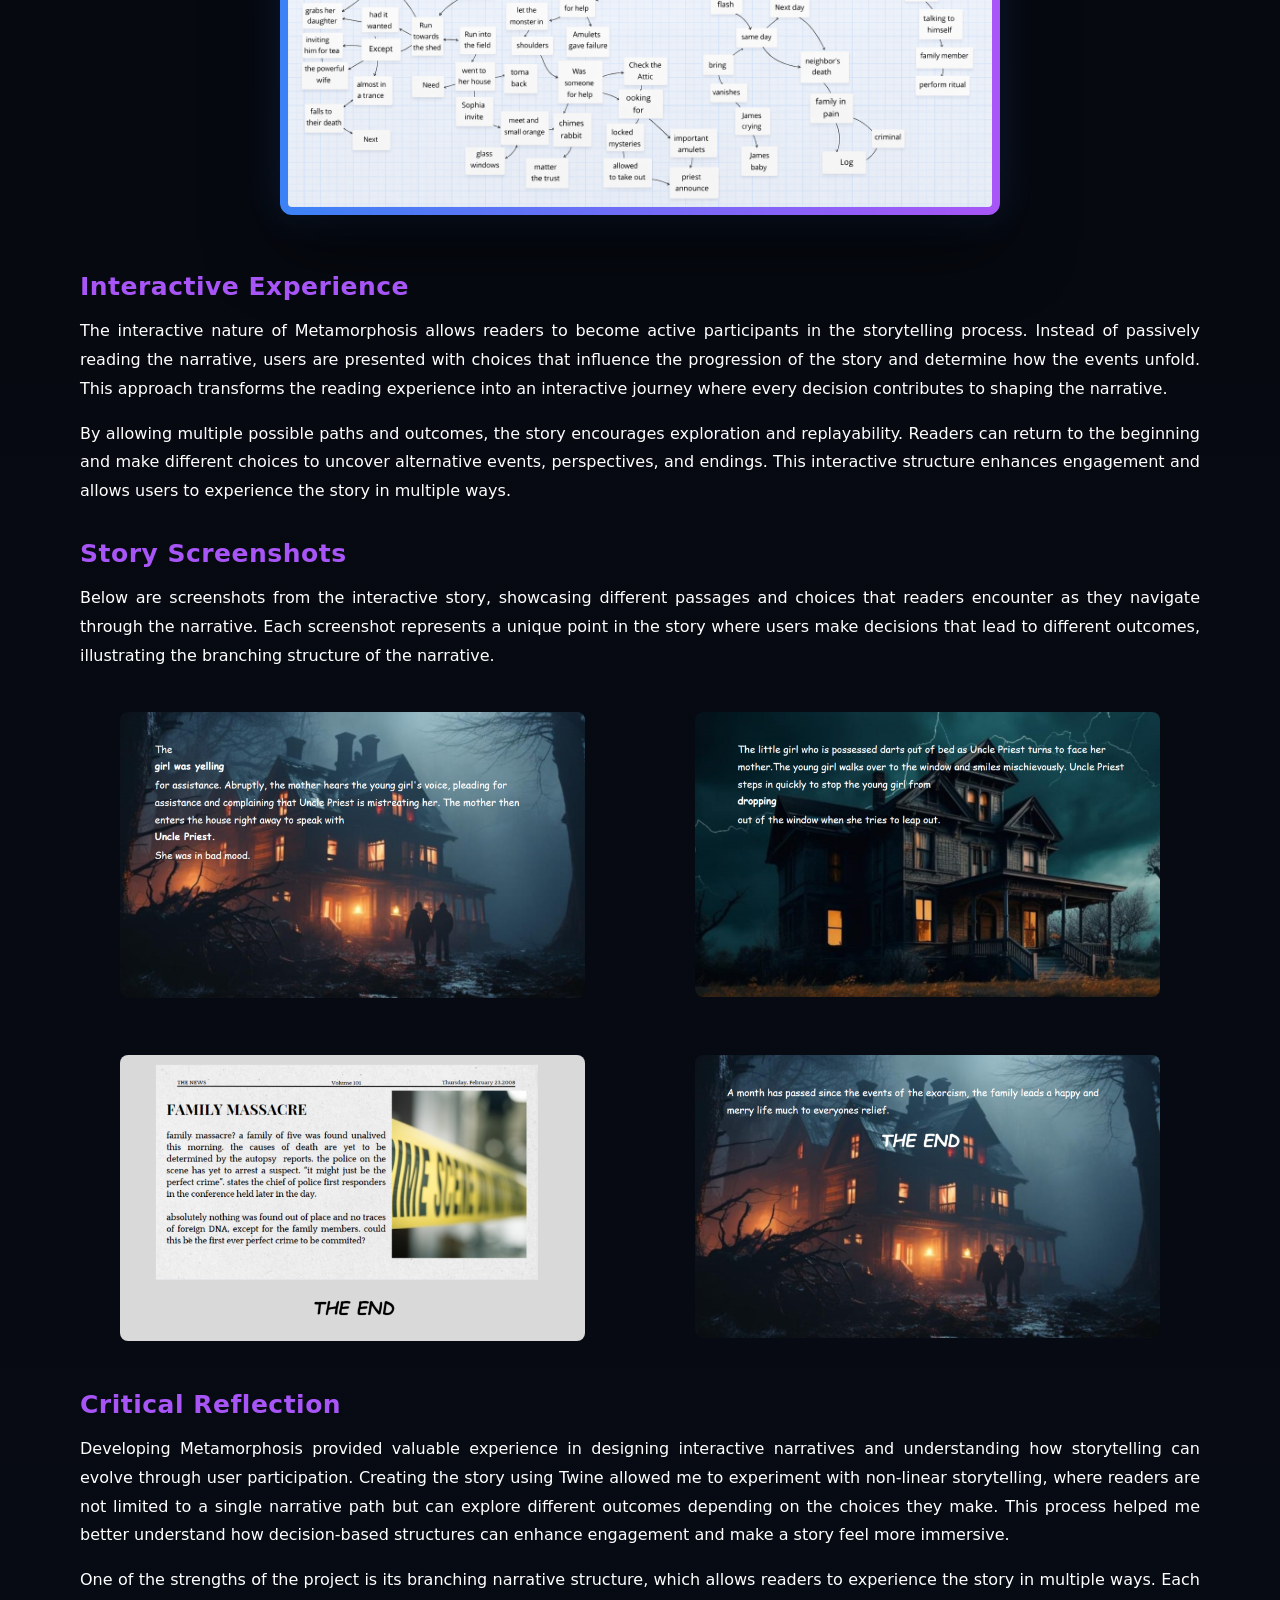
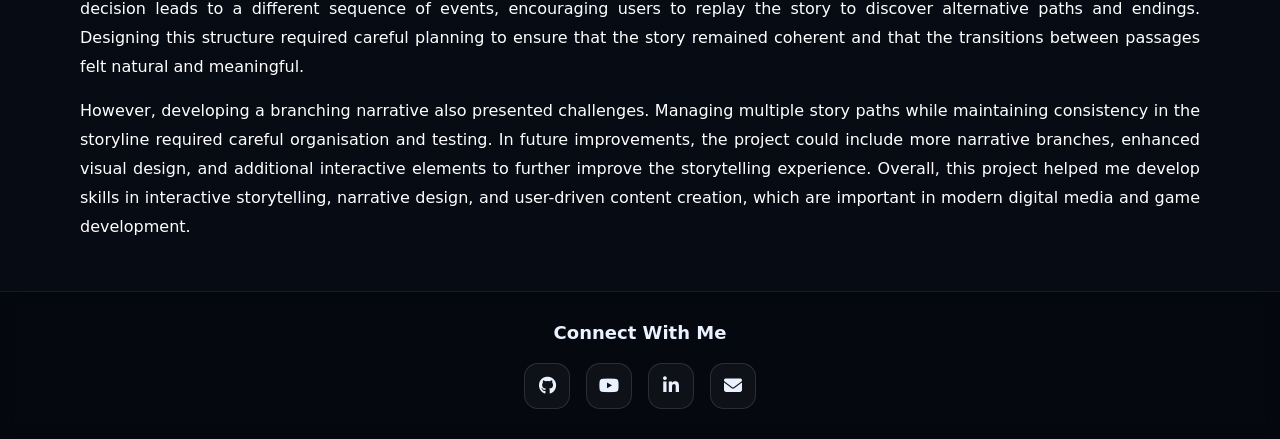
<file: non-linear-story.html>
<!DOCTYPE html>
<html lang="en">
<head>
  <meta charset="UTF-8" />
  <meta name="viewport" content="width=device-width, initial-scale=1.0"/>
  <title>Asfa Tariq - Interactive Story</title>
  <link rel="icon" type="image/png" href="images/icon.png"/>
  <link rel="stylesheet" href="project.css"/>
  <link rel="stylesheet" href="https://cdn.jsdelivr.net/npm/aos@2.3.4/dist/aos.css" />
  <link rel="stylesheet" href="https://cdnjs.cloudflare.com/ajax/libs/font-awesome/6.5.0/css/all.min.css">
  <link rel="preconnect" href="https://fonts.googleapis.com">
  <link rel="preconnect" href="https://fonts.gstatic.com" crossorigin>
  <link href="https://fonts.googleapis.com/css2?family=Sora:wght@500;600;700;800&display=swap" rel="stylesheet">
  <meta name="viewport" content="width=device-width, initial-scale=1.0">
</head>
<body>

  <canvas id="particles" aria-hidden="true"></canvas>

  <section>
    <div class="grid-overlay" aria-hidden="true"></div>

    <div class="container">

      <nav class="nav">
        <a class="logo" href="index.html">
          <span class="logo-dot"></span>
          <span class="logo-text">
            Asfa Tariq<span class="logo-accent">.</span>
          </span>
        </a>

        <div class="nav-links">
          <a href="index.html">Home</a>
          <a href="index.html#projects">Projects</a>
          <a href="index.html#certifications">Certifications</a>
          <a href="contact-us.html" class="pill">Contact</a>
        </div>

        <button class="menu" id="menuBtn" aria-label="Open menu">
          <span></span><span></span><span></span>
        </button>
      </nav>


      <!-- Mobile Drawer -->
      <div class="drawer" id="drawer">
          <a href="index.html">Home</a>
          <a href="index.html#projects">Projects</a>
          <a href="index.html#certifications">Certifications</a>
          <a href="contact-us.html" class="pill">Contact</a>
      </div>

    </div>

  </section>

  <!-- ================= IMAGE WITH TEXT SECTION ================= -->
  <section class="image-section">
    <div class="container image-content">

      <div class="left-image">
        <img src="images/Project 7.png" alt="Project Image" data-aos="zoom-in" data-aos-delay="400">
      </div>

      <div class="right-text" >
        <h2 data-aos="fade-right" data-aos-delay="100">Interactive Story</h2>
        <h3 data-aos="fade-right" data-aos-delay="200">A Twine-Based Interactive Non-Linear Story Experience </h3>
        <h4 data-aos="fade-right" data-aos-delay="300">Project Overview</h4>

        <p data-aos="fade-right" data-aos-delay="400">
            Metamorphosis is an interactive non-linear story created using Twine, a platform designed for building branching 
            narratives and interactive fiction. The project allows readers to explore a story where their choices determine how 
            the narrative unfolds. Instead of following a fixed storyline, users navigate through the story by selecting different 
            options that lead to various paths and outcomes.
        </p>  
        <p data-aos="fade-right" data-aos-delay="500"> 
            The aim of this project was to create an engaging storytelling experience where readers actively participate in the 
            narrative rather than simply reading it. Each decision influences the direction of the story, encouraging readers to 
            explore different possibilities and discover how their choices affect the character’s journey. By combining narrative 
            design with interactive elements, the project transforms a traditional story into a dynamic and immersive digital 
            experience.
        </p>
        <a href="https://asfa-tariq.itch.io/metamorphisis-dg" target="_blank" class="visit-btn" data-aos="fade-right" data-aos-delay="600">
        <i class="fa-solid fa-circle-play"></i> Play the story
        </a>
        <a href="https://youtu.be/ajhgmUOWudg" target="_blank" class="visit-btn" data-aos="fade-right" data-aos-delay="600">
        <i class="fa-solid fa-circle-play"></i> Watch Demo Video
        </a>
      </div>

    </div>
  </section>

  <section>
    <div class="container">
      <div class="right-text">
        <h4 data-aos="fade-right">Story Concept</h4>
        <p data-aos="fade-right" data-aos-delay="100">
          The central concept of Metamorphosis revolves around transformation, identity, and personal change. The story presents a 
          mysterious narrative environment where the main character experiences a series of events that symbolise emotional and 
          psychological development. As readers move through the story, they encounter different situations that challenge the 
          character and reveal new aspects of the narrative.
        </p>
        <p data-aos="fade-right" data-aos-delay="200">
          Through the use of branching story paths, the narrative allows readers to interpret the story from different perspectives. 
          Each choice leads to a new section of the story, gradually revealing deeper layers of the narrative. This structure encourages 
          readers to revisit the story and explore alternative paths, creating a richer and more engaging storytelling experience.
        </p>
      </div>
    </div>
  </section> 

  <section>
    <div class="container">
      <div class="right-text">
        <h4 data-aos="fade-right">Design and Development</h4>
        <p data-aos="fade-right" data-aos-delay="100">
          The project was developed using Twine, which provides a flexible framework for creating interactive fiction through connected 
          story passages. Each passage represents a part of the narrative, and readers move between these passages by selecting choices 
          that determine the next stage of the story. This structure allows for the creation of complex branching narratives while 
          maintaining a clear and organised flow.
        </p>
        <p data-aos="fade-right" data-aos-delay="200">
          During development, careful attention was given to structuring the story paths to ensure that the narrative remained engaging 
          and easy to follow. The design also focused on maintaining consistency between passages so that readers could smoothly transition 
          between different parts of the story without losing the sense of immersion.
        </p>
      </div>
          <div class="design-images">
        <div class="design-card">
            <img src="images/story flow.png" alt="Story Flow Diagram" data-aos="zoom-in" data-aos-delay="400">
        </div>
    </div>
    </div>
  </section> 

  <section>
    <div class="container">
      <div class="right-text">
        <h4 data-aos="fade-right">Interactive Experience</h4>
        <p data-aos="fade-right" data-aos-delay="100">
          The interactive nature of Metamorphosis allows readers to become active participants in the storytelling process. Instead 
          of passively reading the narrative, users are presented with choices that influence the progression of the story and 
          determine how the events unfold. This approach transforms the reading experience into an interactive journey where every 
          decision contributes to shaping the narrative.
        </p>
        <p data-aos="fade-right" data-aos-delay="200">
          By allowing multiple possible paths and outcomes, the story encourages exploration and replayability. Readers can return to 
          the beginning and make different choices to uncover alternative events, perspectives, and endings. This interactive structure 
          enhances engagement and allows users to experience the story in multiple ways.
        </p>
      </div>
    </div>
  </section> 

    <section>
    <div class="container">
      <div class="right-text">
        <h4 data-aos="fade-right">Story Screenshots</h4>
        <p data-aos="fade-right" data-aos-delay="100">
          Below are screenshots from the interactive story, showcasing different passages and choices that readers encounter as they 
          navigate through the narrative. Each screenshot represents a unique point in the story where users make decisions that lead to 
          different outcomes, illustrating the branching structure of the narrative.
        </p>

        <div class="image-row">

            <figure>
                <img src="images/img 1.png" alt="screen 1" data-aos="zoom-in" data-aos-delay="600">
            </figure>

            <figure>
                <img src="images/img 2.png" alt="screen 2" data-aos="zoom-in" data-aos-delay="600">
            </figure>

        </div>

        <div class="image-row">

            <figure>
                <img src="images/Ending 1.png" alt="screen 1" data-aos="zoom-in" data-aos-delay="600">
            </figure>

            <figure>
                <img src="images/ending 2.png" alt="screen 2" data-aos="zoom-in" data-aos-delay="600">
            </figure>

            </div>
      </div>
    </div>
  </section> 

  <section>
    <div class="container">
      <div class="right-text">
        <h4 data-aos="fade-right">Critical Reflection</h4>
        <p data-aos="fade-right" data-aos-delay="100">
          Developing Metamorphosis provided valuable experience in designing interactive narratives and understanding how storytelling 
          can evolve through user participation. Creating the story using Twine allowed me to experiment with non-linear storytelling, 
          where readers are not limited to a single narrative path but can explore different outcomes depending on the choices they make. 
          This process helped me better understand how decision-based structures can enhance engagement and make a story feel more 
          immersive.
        </p>
        <p data-aos="fade-right" data-aos-delay="200">
          One of the strengths of the project is its branching narrative structure, which allows readers to experience the story in 
          multiple ways. Each decision leads to a different sequence of events, encouraging users to replay the story to discover 
          alternative paths and endings. Designing this structure required careful planning to ensure that the story remained coherent 
          and that the transitions between passages felt natural and meaningful.
        </p>
        <p data-aos="fade-right" data-aos-delay="300">
          However, developing a branching narrative also presented challenges. Managing multiple story paths while maintaining 
          consistency in the storyline required careful organisation and testing. In future improvements, the project could include 
          more narrative branches, enhanced visual design, and additional interactive elements to further improve the storytelling 
          experience. Overall, this project helped me develop skills in interactive storytelling, narrative design, and user-driven 
          content creation, which are important in modern digital media and game development.
        </p>
      </div>
    </div>
  </section> 
  

  <footer class="footer">
    <div class="container footer-inner">

      <div class="footer-heading">
        <h3>Connect With Me</h3>
      </div>

      <div class="footer-social">
        <a href="https://github.com/ASFA-TARIQ" target="_blank" class="social-link">
          <i class="fab fa-github"></i>
        </a>

        <a href="https://www.youtube.com/@asfatariq3099" target="_blank" class="social-link">
          <i class="fab fa-youtube"></i>
        </a>

        <a href="https://www.linkedin.com/in/asfa-tariq/" target="_blank" class="social-link">
          <i class="fab fa-linkedin-in"></i>
        </a>

        <a href="mailto:asfatariq123@gmail.com" class="social-link">
          <i class="fas fa-envelope"></i>
        </a>
      </div>

    </div>
  </footer>

  <!-- Cursor -->
  <div class="cursor-core" id="cursorCore"></div>
  <div class="cursor-ring" id="cursorRing"></div>

  <a href="#" class="back-to-top" id="backToTop" aria-label="Back to top">
    <i class="fas fa-arrow-up"></i>
  </a>

  <script src="script.js"></script>
  <script src="https://cdn.jsdelivr.net/npm/aos@2.3.4/dist/aos.js"></script>
<script>
  AOS.init({ duration: 800, once: true });

  window.addEventListener("load", () => {
    AOS.refresh();
  });

  const slider = document.querySelector(".slides");
  const slideItems = document.querySelectorAll(".slide");
  const nextBtn = document.querySelector(".next");
  const prevBtn = document.querySelector(".prev");

  let index = 0;

  function updateSlider() {
    if (slider) {
      slider.style.transform = `translateX(-${index * 100}%)`;
    }
  }

  if (slider && nextBtn && prevBtn && slideItems.length > 0) {
    nextBtn.addEventListener("click", () => {
      index = (index + 1) % slideItems.length;
      updateSlider();
    });

    prevBtn.addEventListener("click", () => {
      index = (index - 1 + slideItems.length) % slideItems.length;
      updateSlider();
    });

    setInterval(() => {
      index = (index + 1) % slideItems.length;
      updateSlider();
    }, 5000);
  }

  const backToTop = document.getElementById("backToTop");

  if (backToTop) {
    window.addEventListener("scroll", () => {
      if (window.scrollY > 300) {
        backToTop.classList.add("show");
      } else {
        backToTop.classList.remove("show");
      }
    });

    backToTop.addEventListener("click", function (e) {
      e.preventDefault();
      window.scrollTo({
        top: 0,
        behavior: "smooth"
      });
    });
  }
</script>
</body>
</html>
</file>
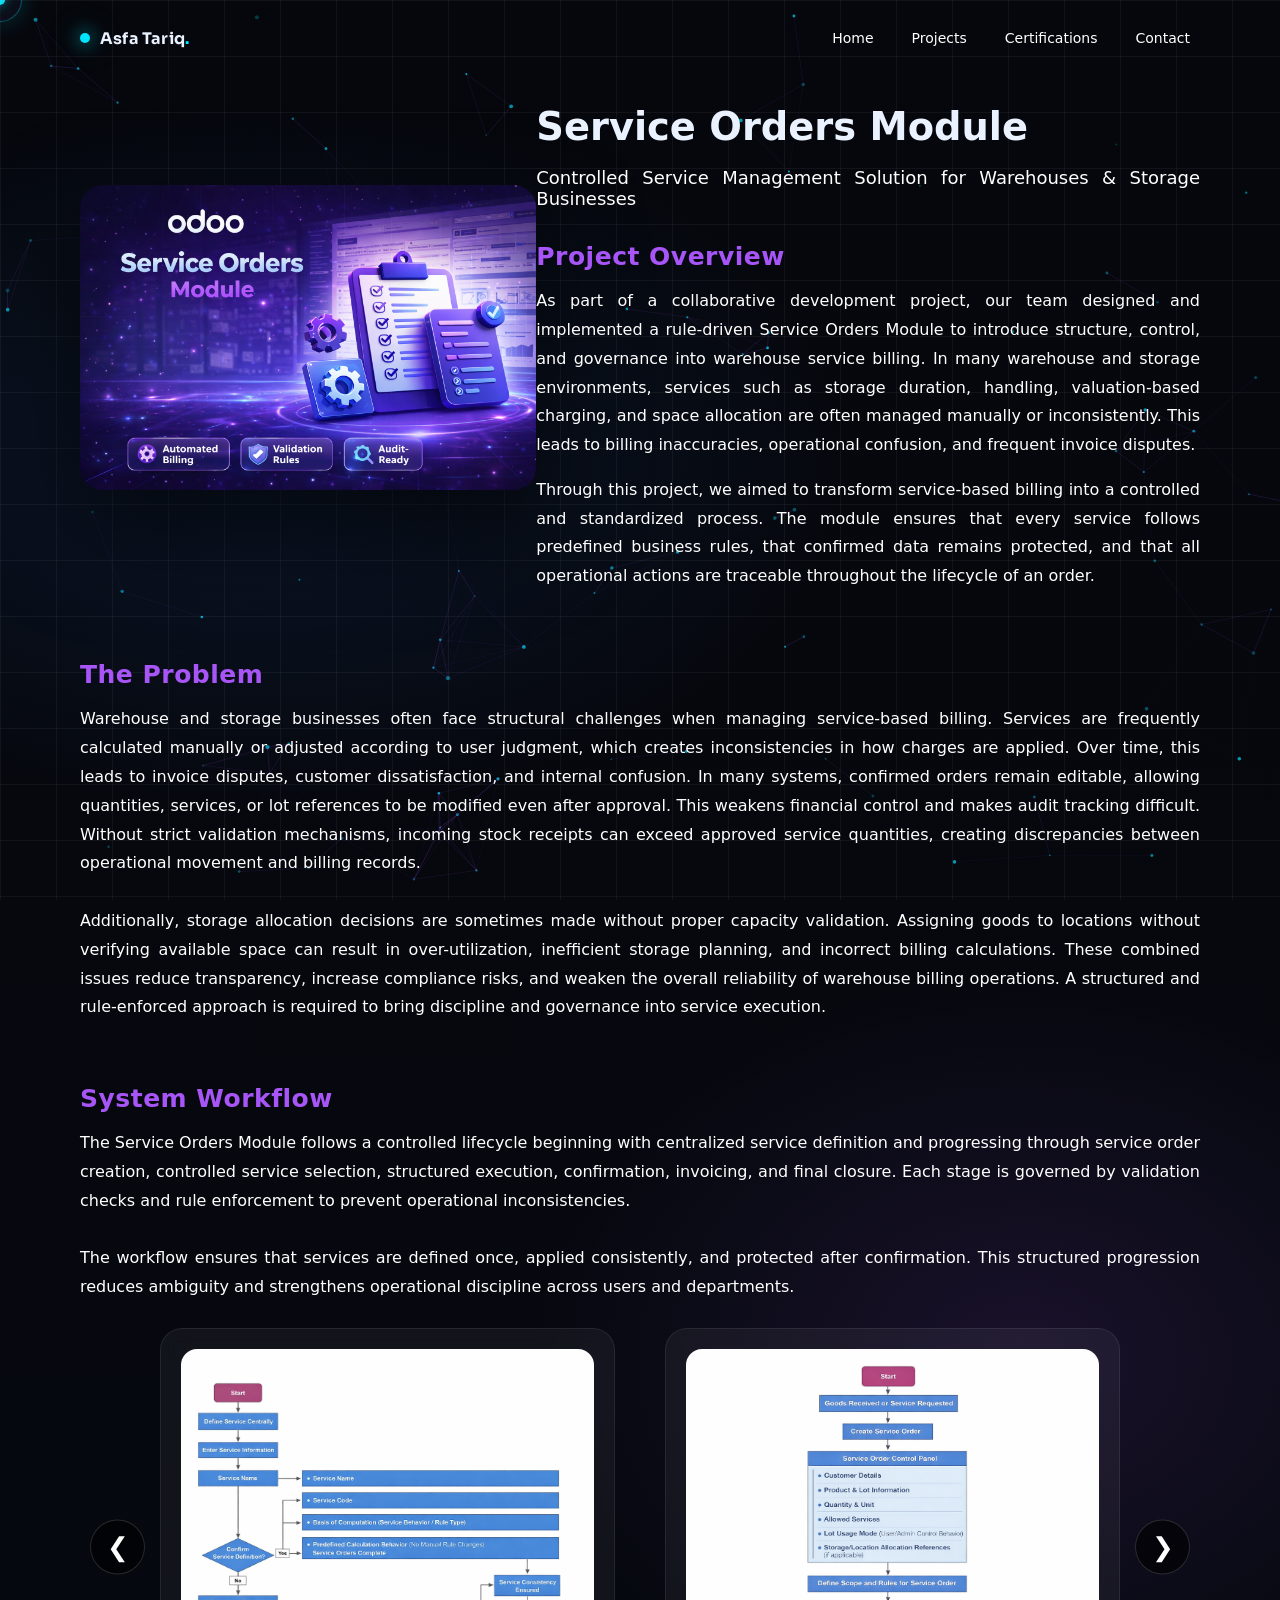
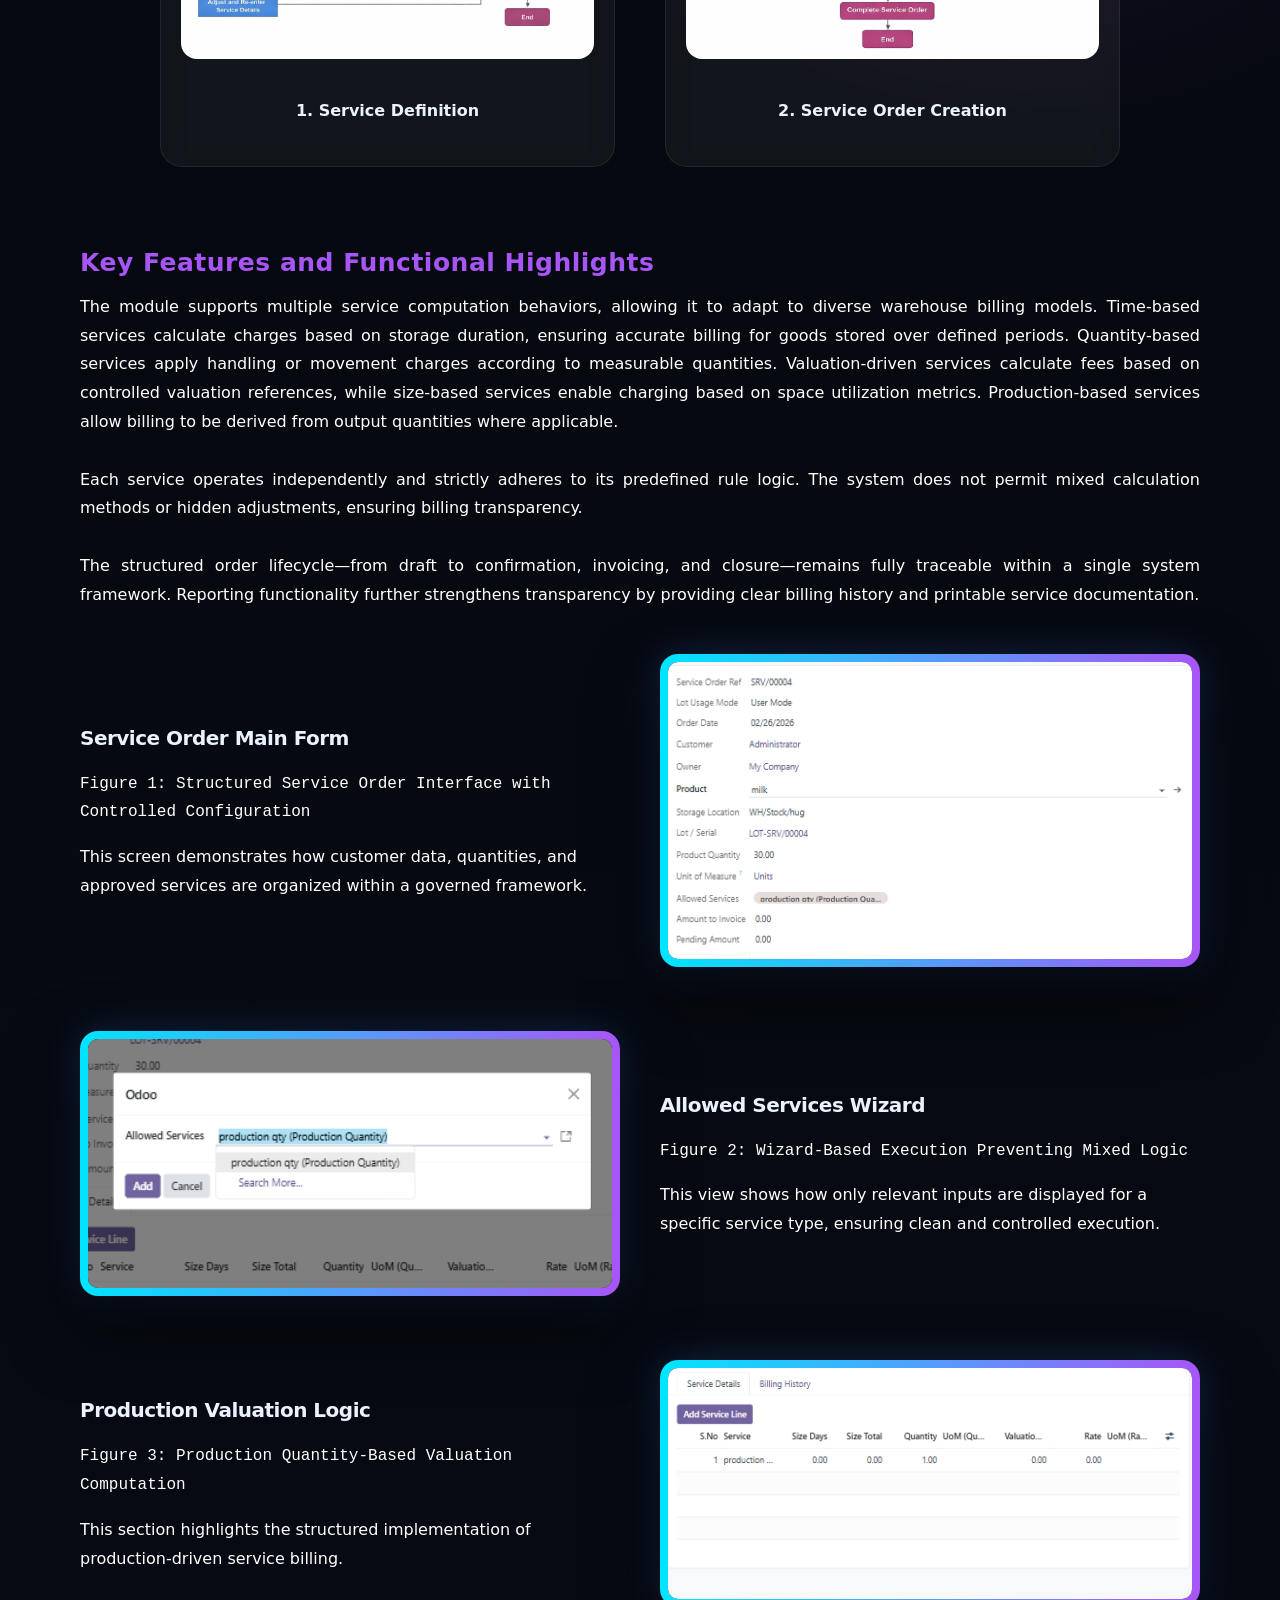
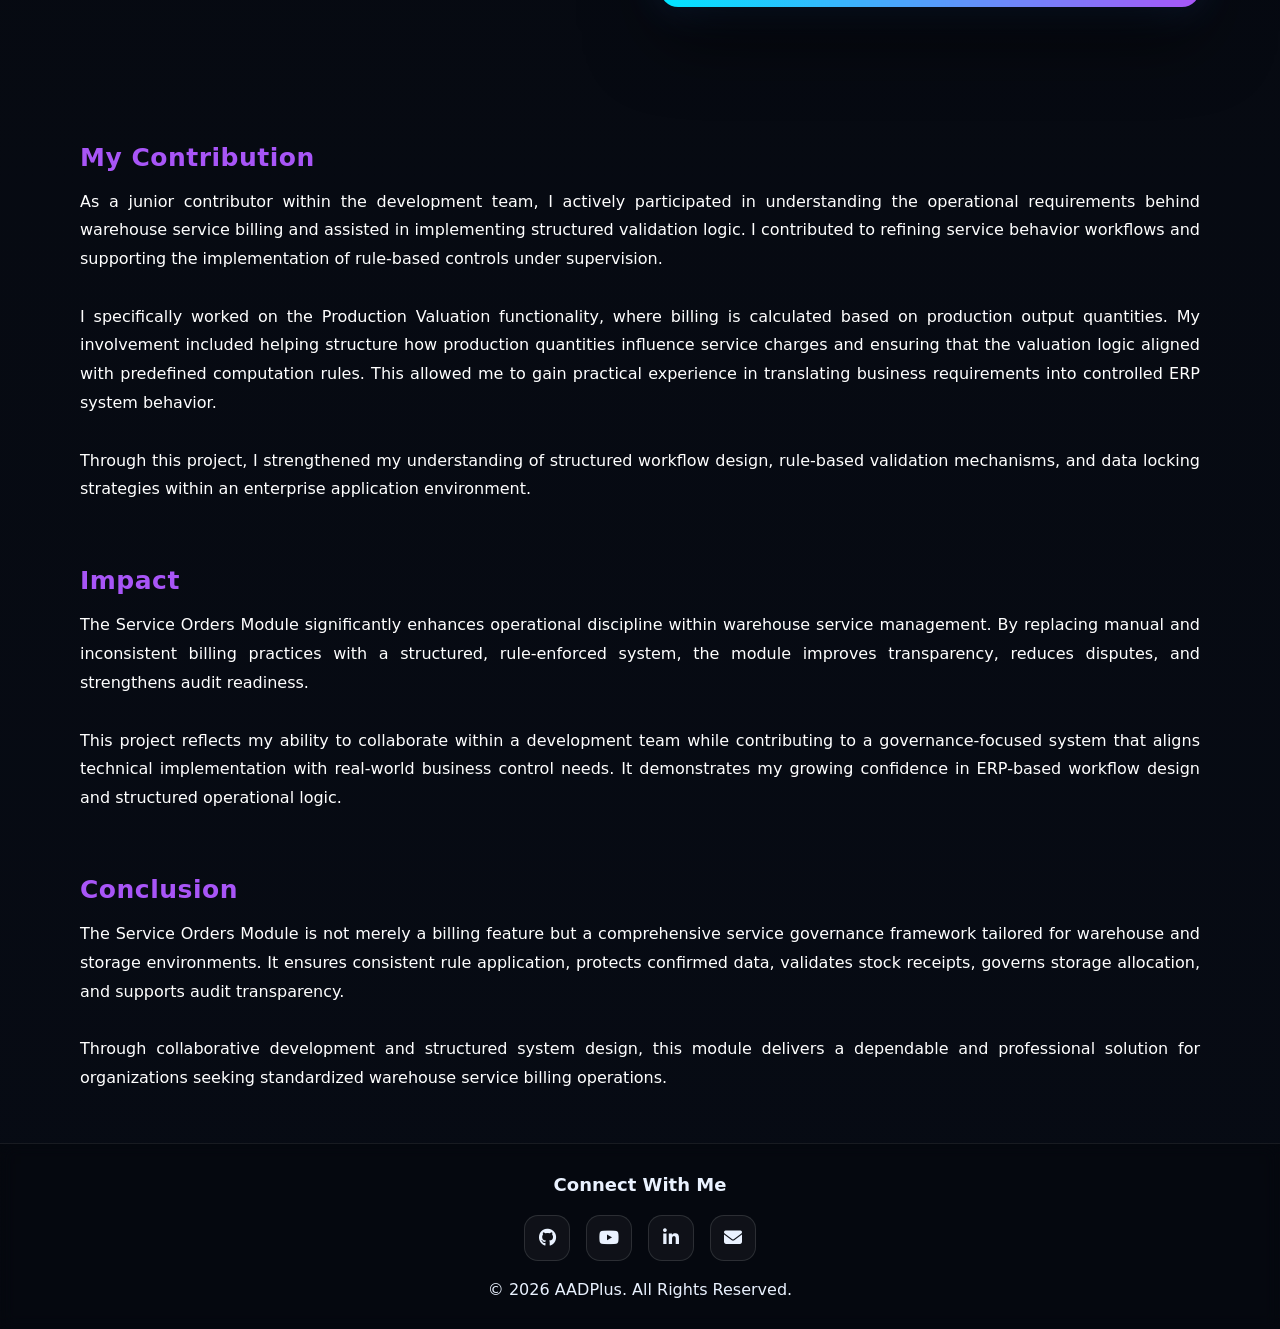
<file: service-order-module.html>
<!DOCTYPE html>
<html lang="en">
<head>
  <meta charset="UTF-8" />
  <meta name="viewport" content="width=device-width, initial-scale=1.0"/>
  <title>Asfa Tariq - Service Order Module</title>
  <link rel="icon" type="image/png" href="images/icon.png"/>
  <link rel="stylesheet" href="project.css"/>
  <link rel="stylesheet" href="https://cdn.jsdelivr.net/npm/aos@2.3.4/dist/aos.css" />
  <link rel="stylesheet" href="https://cdnjs.cloudflare.com/ajax/libs/font-awesome/6.5.0/css/all.min.css">
  <link rel="preconnect" href="https://fonts.googleapis.com">
  <link rel="preconnect" href="https://fonts.gstatic.com" crossorigin>
  <link href="https://fonts.googleapis.com/css2?family=Sora:wght@500;600;700;800&display=swap" rel="stylesheet">
  <link rel="stylesheet" href="https://cdn.jsdelivr.net/npm/swiper@11/swiper-bundle.min.css"/>
  <meta name="viewport" content="width=device-width, initial-scale=1.0">
</head>
<body>

  <canvas id="particles" aria-hidden="true"></canvas>

  <section>
    <div class="grid-overlay" aria-hidden="true"></div>

    <div class="container">

      <nav class="nav">
        <a class="logo" href="index.html">
          <span class="logo-dot"></span>
          <span class="logo-text">
            Asfa Tariq<span class="logo-accent">.</span>
          </span>
        </a>

        <div class="nav-links">
          <a href="index.html">Home</a>
          <a href="index.html#projects">Projects</a>
          <a href="index.html#certifications">Certifications</a>
          <a href="contact-us.html" class="pill">Contact</a>
        </div>

        <button class="menu" id="menuBtn" aria-label="Open menu">
          <span></span><span></span><span></span>
        </button>
      </nav>


      <!-- Mobile Drawer -->
      <div class="drawer" id="drawer">
        <a href="index.html">Home</a>
        <a href="index.html#projects">Projects</a>
        <a href="index.html#certifications">Certifications</a>
        <a href="contact-us.html" class="pill">Contact</a>
      </div>

    </div>

  </section>

  <!-- ================= IMAGE WITH TEXT SECTION ================= -->
  <section class="image-section">
    <div class="container image-content">

      <div class="left-image">
        <img src="images/Project 1.png" alt="Project Image" data-aos="zoom-in" data-aos-delay="400">
      </div>

      <div class="right-text" >
        <h2 data-aos="fade-right" data-aos-delay="100">Service Orders Module</h2>
        <h3 data-aos="fade-right" data-aos-delay="200"> Controlled Service Management Solution for Warehouses & Storage Businesses </h3>
        <h4 data-aos="fade-right" data-aos-delay="300">Project Overview</h4>

        <p data-aos="fade-right" data-aos-delay="400">
          As part of a collaborative development project, our team designed and implemented a rule-driven Service Orders Module to 
          introduce structure, control, and governance into warehouse service billing. In many warehouse and storage environments, 
          services such as storage duration, handling, valuation-based charging, and space allocation are often managed manually or 
          inconsistently. This leads to billing inaccuracies, operational confusion, and frequent invoice disputes.
        </p>  
        <p data-aos="fade-right" data-aos-delay="500"> 
          Through this project, we aimed to transform service-based billing into a controlled and standardized process. The module 
          ensures that every service follows predefined business rules, that confirmed data remains protected, and that all 
          operational actions are traceable throughout the lifecycle of an order.
          </p>
      </div>

    </div>
  </section>

  <section>
    <div class="container">
      <div class="right-text">
        <h4 data-aos="fade-right" data-aos-delay="100">The Problem</h4>
        <p data-aos="fade-right" data-aos-delay="200">
          Warehouse and storage businesses often face structural challenges when managing service-based billing. Services are 
          frequently calculated manually or adjusted according to user judgment, which creates inconsistencies in how charges are 
          applied. Over time, this leads to invoice disputes, customer dissatisfaction, and internal confusion.
          In many systems, confirmed orders remain editable, allowing quantities, services, or lot references to be modified even 
          after approval. This weakens financial control and makes audit tracking difficult. Without strict validation mechanisms, 
          incoming stock receipts can exceed approved service quantities, creating discrepancies between operational movement and 
          billing records.
          <br><br>
          Additionally, storage allocation decisions are sometimes made without proper capacity validation. Assigning goods to 
          locations without verifying available space can result in over-utilization, inefficient storage planning, and incorrect 
          billing calculations. These combined issues reduce transparency, increase compliance risks, and weaken the overall reliability of warehouse 
          billing operations. A structured and rule-enforced approach is required to bring discipline and governance into service 
          execution. <br><br>
          </p>
      </div>

      <div class="right-text">
        <h4 data-aos="fade-right" data-aos-delay="200">System Workflow</h4>
        <p data-aos="fade-right" data-aos-delay="400">
          The Service Orders Module follows a controlled lifecycle beginning with centralized service definition and progressing 
          through service order creation, controlled service selection, structured execution, confirmation, invoicing, and final 
          closure. Each stage is governed by validation checks and rule enforcement to prevent operational inconsistencies.
          <br><br>
          The workflow ensures that services are defined once, applied consistently, and protected after confirmation. This 
          structured progression reduces ambiguity and strengthens operational discipline across users and departments.
          </p>
      </div>
  </section>

  <section class="container">
    <div class="container">

      <div class="slider-container">

        <!-- LEFT ARROW -->
        <button class="slider-btn prev">&#10094;</button>

        <!-- WRAPPER (hides overflow only for slides) -->
        <div class="slides-wrapper">

          <div class="slides">

            <!-- ================= SLIDE 1 ================= -->
            <div class="slide">

              <div class="card">
                <img src="images/Flowchart 1.png" alt="Service Order Creation">
                <h4>1. Service Definition</h4>
              </div>

              <div class="card">
                <img src="images/flowchart 2.png" alt="Service Order Control Panel">
                <h4>2. Service Order Creation</h4>
              </div>

            </div>

            <!-- ================= SLIDE 2 ================= -->
            <div class="slide">

              <div class="card">
                <img src="images/flowchart 3.png" alt="Validation & Rules">
                <h4>3. Allowed Services</h4>
              </div>

              <div class="card">
                <img src="images/flowchart 4.png" alt="Execution Flow">
                <h4>4. Wizard-Based Controlled Execution</h4>
              </div>

            </div>

            <!-- ================= SLIDE 2 ================= -->
            <div class="slide">

              <div class="card">
                <img src="images/flowchart 5.png" alt="Validation & Rules">
                <h4>5. Data Locking After Confirmation</h4>
              </div>

            </div>

          </div>

        </div>

        <!-- RIGHT ARROW -->
        <button class="slider-btn next">&#10095;</button>

      </div>

    </div>
  </section>
  
  <section>
    <div class="container">
      <div class="right-text" ><br><br>
        <h4 data-aos="fade-right" data-aos-delay="200">Key Features and Functional Highlights</h4>
        <p data-aos="fade-right" data-aos-delay="400">
          The module supports multiple service computation behaviors, allowing it to adapt to diverse warehouse billing models. 
          Time-based services calculate charges based on storage duration, ensuring accurate billing for goods stored over defined 
          periods. Quantity-based services apply handling or movement charges according to measurable quantities. Valuation-driven 
          services calculate fees based on controlled valuation references, while size-based services enable charging based on space 
          utilization metrics. Production-based services allow billing to be derived from output quantities where applicable.
          <br><br>
          Each service operates independently and strictly adheres to its predefined rule logic. The system does not permit mixed 
          calculation methods or hidden adjustments, ensuring billing transparency.
          <br><br>
          The structured order lifecycle—from draft to confirmation, invoicing, and closure—remains fully traceable within a single 
          system framework. Reporting functionality further strengthens transparency by providing clear billing history and 
          printable service documentation. <br><br>
          </p>
      </div>
      </div>
  </section>
  
  <section class="container">
    <div class="case-section">

    <!-- Block 1 -->
    <div class="case-block reveal">
      <div class="case-text">
        <h2 data-aos="fade-right" data-aos-delay="200">Service Order Main Form</h2>
        <p class="case-caption" data-aos="fade-right" data-aos-delay="400">
          Figure 1: Structured Service Order Interface with Controlled Configuration
        </p>
        <p data-aos="fade-right" data-aos-delay="600">
          This screen demonstrates how customer data, quantities, and approved
          services are organized within a governed framework.
        </p>
      </div>
      <div class="case-image">
        <img src="images/service order form.png" alt="Service Order Main Form" data-aos="zoom-in" data-aos-delay="400">
      </div>
    </div>

    <!-- Block 2 -->
    <div class="case-block reverse reveal">
      <div class="case-text">
        <h2 data-aos="fade-right" data-aos-delay="200">Allowed Services Wizard</h2>
        <p class="case-caption" data-aos="fade-right" data-aos-delay="400">
          Figure 2: Wizard-Based Execution Preventing Mixed Logic
        </p>
        <p data-aos="fade-right" data-aos-delay="600">
          This view shows how only relevant inputs are displayed for a specific
          service type, ensuring clean and controlled execution.
        </p>
      </div>
      <div class="case-image">
        <img src="images/allowed service.png" alt="Allowed Services Wizard" data-aos="zoom-in" data-aos-delay="400">
      </div>
    </div>

    <!-- Block 3 -->
    <div class="case-block reveal">
      <div class="case-text">
        <h2 data-aos="fade-right" data-aos-delay="200">Production Valuation Logic</h2>
        <p class="case-caption" data-aos="fade-right" data-aos-delay="400">
          Figure 3: Production Quantity-Based Valuation Computation
        </p>
        <p data-aos="fade-right" data-aos-delay="600">
          This section highlights the structured implementation of
          production-driven service billing.
        </p>
      </div>
      <div class="case-image">
        <img src="images/production order line.png" alt="Production Valuation Logic" data-aos="zoom-in" data-aos-delay="400">
      </div>
    </div>
  </div>
  </section>

  <section>
    <div class="container">
      <div class="right-text"><br><br>
        <h4 data-aos="fade-right" data-aos-delay="200">My Contribution</h4>
        <p data-aos="fade-right" data-aos-delay="400">
          As a junior contributor within the development team, I actively participated in understanding the operational requirements 
          behind warehouse service billing and assisted in implementing structured validation logic. I contributed to refining 
          service behavior workflows and supporting the implementation of rule-based controls under supervision.
          <br><br>
          I specifically worked on the Production Valuation functionality, where billing is calculated based on production output 
          quantities. My involvement included helping structure how production quantities influence service charges and ensuring 
          that the valuation logic aligned with predefined computation rules. This allowed me to gain practical experience in 
          translating business requirements into controlled ERP system behavior.
          <br><br>
          Through this project, I strengthened my understanding of structured workflow design, rule-based validation mechanisms, 
          and data locking strategies within an enterprise application environment.<br><br>
          </p>
      </div>

      <div class="right-text">
        <h4 data-aos="fade-right" data-aos-delay="200">Impact</h4>
        <p data-aos="fade-right" data-aos-delay="400">
          The Service Orders Module significantly enhances operational discipline within warehouse service management. By replacing 
          manual and inconsistent billing practices with a structured, rule-enforced system, the module improves transparency, 
          reduces disputes, and strengthens audit readiness.
          <br><br>
          This project reflects my ability to collaborate within a development team while contributing to a governance-focused 
          system that aligns technical implementation with real-world business control needs. It demonstrates my growing confidence 
          in ERP-based workflow design and structured operational logic.
          <br><br>
          </p>
      </div>

      <div class="right-text">
        <h4 data-aos="fade-right" data-aos-delay="200">Conclusion</h4>
        <p data-aos="fade-right" data-aos-delay="400">
          The Service Orders Module is not merely a billing feature but a comprehensive service governance framework tailored for 
          warehouse and storage environments. It ensures consistent rule application, protects confirmed data, validates stock 
          receipts, governs storage allocation, and supports audit transparency.
          <br><br>
          Through collaborative development and structured system design, this module delivers a dependable and professional 
          solution for organizations seeking standardized warehouse service billing operations.
          </p>
      </div>
  </section>

  <footer class="footer">
    <div class="container footer-inner">

      <div class="footer-heading">
        <h3>Connect With Me</h3>
      </div>

      <div class="footer-social">
        <a href="https://github.com/ASFA-TARIQ" target="_blank" class="social-link">
          <i class="fab fa-github"></i>
        </a>

        <a href="https://www.youtube.com/@asfatariq3099" target="_blank" class="social-link">
          <i class="fab fa-youtube"></i>
        </a>

        <a href="https://www.linkedin.com/in/asfa-tariq/" target="_blank" class="social-link">
          <i class="fab fa-linkedin-in"></i>
        </a>

        <a href="mailto:asfatariq123@gmail.com" class="social-link">
          <i class="fas fa-envelope"></i>
        </a>
      </div>
      <br>

          © 2026 AADPlus. All Rights Reserved.

    </div>
  </footer>

  <!-- Cursor -->
  <div class="cursor-core" id="cursorCore"></div>
  <div class="cursor-ring" id="cursorRing"></div>

  <a href="#" class="back-to-top" id="backToTop" aria-label="Back to top">
    <i class="fas fa-arrow-up"></i>
  </a>

  <script src="script.js"></script>
  <script src="https://cdn.jsdelivr.net/npm/aos@2.3.4/dist/aos.js"></script>
  <script src="https://cdn.jsdelivr.net/npm/swiper@11/swiper-bundle.min.js"></script>
  <script>
    AOS.init({ duration: 800, once: true });
    const slider = document.querySelector(".slides");
    const slideItems = document.querySelectorAll(".slide");
    const nextBtn = document.querySelector(".next");
    const prevBtn = document.querySelector(".prev");

    let index = 0;

    function updateSlider(){
      slider.style.transform = `translateX(-${index * 100}%)`;
    }

    nextBtn.addEventListener("click", () => {
      index = (index + 1) % slideItems.length;
      updateSlider();
    });

    prevBtn.addEventListener("click", () => {
      index = (index - 1 + slideItems.length) % slideItems.length;
      updateSlider();
    });

    /* Auto slide every 5 sec */
    setInterval(() => {
      index = (index + 1) % slideItems.length;
      updateSlider();
    }, 5000);

    const revealElements = document.querySelectorAll(".reveal");

    const revealObserver = new IntersectionObserver((entries) => {
      entries.forEach((entry) => {
        if(entry.isIntersecting){
          entry.target.classList.add("show");
        }
      });
    }, { threshold: 0.2 });

    revealElements.forEach(el => revealObserver.observe(el));
      const backToTop = document.getElementById("backToTop");

  window.addEventListener("scroll", () => {
    if (window.scrollY > 300) {
      backToTop.classList.add("show");
    } else {
      backToTop.classList.remove("show");
    }
  });

  backToTop.addEventListener("click", function (e) {
    e.preventDefault();
    window.scrollTo({
      top: 0,
      behavior: "smooth"
    });
  });
  </script>
</body>
</html>
</file>
<file: style.css>
:root{
  --bg:#05070c;
  --bg2:#070b14;
  --text:#eaf2ff;
  --muted:#ffffff;
  --line:rgba(255,255,255,.08);
  --cyan:#00e5ff;
  --blue:#3b82f6;
  --violet:#a855f7;
  --glow: rgba(0, 229, 255, .25);
  --shadow: 0 30px 80px rgba(0,0,0,.45);
  --nav-h: 72px;   /* desktop */

}

@media (max-width: 600px){
  :root{ --nav-h: 62px; }  /* mobile */
}
*{box-sizing:border-box}
body{
  margin:0;
  font-family: ui-sans-serif, system-ui, -apple-system, Segoe UI, Roboto, Arial;
  background: radial-gradient(1000px 600px at 20% 10%, rgba(59,130,246,.12), transparent 60%),
              radial-gradient(900px 700px at 80% 30%, rgba(168,85,247,.12), transparent 55%),
              linear-gradient(180deg, var(--bg), var(--bg2));
  color:var(--text);
  overflow-x:hidden;
  cursor: none;

}

/* ================= CUSTOM CURSOR =================
/* Core dot */
.cursor-core{
  position: fixed;
  left: 0; top: 0;
  width: 10px;
  height: 10px;
  border-radius: 999px;
  background: rgba(0,229,255,.95);
  box-shadow:
    0 0 14px rgba(0,229,255,.85),
    0 0 40px rgba(0,229,255,.35);
  pointer-events: none;
  transform: translate(-50%, -50%);
  z-index: 999999;
  mix-blend-mode: screen;
}

/* Outer ring (smooth follow) */
.cursor-ring{
  position: fixed;
  left: 0; top: 0;
  width: 44px;
  height: 44px;
  border-radius: 999px;
  border: 1px solid rgba(0,229,255,.35);
  box-shadow:
    0 0 22px rgba(0,229,255,.18),
    inset 0 0 14px rgba(168,85,247,.12);
  background: radial-gradient(circle at 30% 30%, rgba(168,85,247,.10), transparent 60%);
  pointer-events: none;
  transform: translate(-50%, -50%);
  z-index: 999998;
  transition: width .18s ease, height .18s ease, border-color .18s ease;
  mix-blend-mode: screen;
  backdrop-filter: blur(2px);
}

/* Hover state */
.cursor-hover .cursor-core{
  background: rgba(168,85,247,.95);
  box-shadow: 0 0 16px rgba(168,85,247,.9), 0 0 44px rgba(168,85,247,.35);
}
.cursor-hover .cursor-ring{
  width: 64px;
  height: 64px;
  border-color: rgba(168,85,247,.55);
}

/* Click pulse */
.cursor-click .cursor-ring{
  width: 76px;
  height: 76px;
  border-color: rgba(0,229,255,.75);
}

/* Spark particles */
.cursor-spark{
  position: fixed;
  width: 6px;
  height: 6px;
  border-radius: 999px;
  pointer-events: none;
  z-index: 999997;
  background: rgba(0,229,255,.95);
  box-shadow: 0 0 14px rgba(0,229,255,.6);
  transform: translate(-50%, -50%);
  animation: sparkOut .55s ease-out forwards;
  mix-blend-mode: screen;
}

@keyframes sparkOut{
  0%   { opacity: 1; transform: translate(-50%,-50%) scale(1); }
  100% { opacity: 0; transform: translate(calc(-50% + var(--dx)), calc(-50% + var(--dy))) scale(.2); }
}

/* Disable on touch devices */
@media (hover: none), (pointer: coarse){
  body{ cursor: auto; }
  .cursor-core, .cursor-ring{ display:none !important; }
}

/* FULL SCREEN GRID OVERLAY */
.grid-overlay{
  position: fixed;       
  top: 0;
  left: 0;
  width: 100vw;
  height: 100vh;
  pointer-events: none;
  z-index: 0;

  background:
    linear-gradient(var(--line) 1px, transparent 1px),
    linear-gradient(90deg, var(--line) 1px, transparent 1px);
  background-size: 56px 56px;
  opacity: .65;
}

#particles{
  position: fixed;
  top: 0;
  left: 0;
  width: 100vw;
  height: 100vh;
  z-index: -1;
  pointer-events: none;
  opacity: .9;
}

.page{
  width: 100%;
}

.container{
  max-width: none !important; 
  width: 100%;
  margin: 0;
  padding-inline: 40px;
}


/* mobile */
@media (max-width: 600px){
  .container{
    padding-left: 18px;
    padding-right: 18px;
  }
}

/* tablet */
@media (min-width: 768px){
  .container{ padding-inline: 36px; }
}

/* desktop */
@media (min-width: 1100px){
  .container{ padding-inline: 80px; }
}

.nav{
  position: fixed;
  top: 0;
  left: 0;
  width: 100%;
  z-index: 1000;

  display:flex;
  align-items:center;
  justify-content:space-between;

  padding: 20px 80px;

  background: transparent;
  backdrop-filter: none;  
  transition: transform .35s ease, background .3s ease, backdrop-filter .3s ease;
}

.nav.hide{
  transform: translateY(-100%);
}

.nav.scrolled{
  background: rgba(7,11,20,.85);
  backdrop-filter: blur(12px);
  -webkit-backdrop-filter: blur(12px);
}

.logo{
  display:flex;
  align-items:center;
  gap:10px;
  text-decoration:none;
  color:var(--text);
  user-select:none;
  font-family: "Sora", ui-sans-serif, system-ui;
  font-weight: 800;
  letter-spacing: .3px;
  font-size: 16px;
}
.logo-dot{
  width:10px; height:10px; border-radius:50%;
  background: var(--cyan);
  box-shadow: 0 0 18px var(--cyan), 0 0 40px rgba(0,229,255,.35);
  animation: dotPulse 2s ease-in-out infinite;
}
@keyframes dotPulse{
  0%,100%{ transform:scale(1); opacity:1;}
  50%{ transform:scale(1.25); opacity:.65;}
}
.logo-text{font-weight:700; letter-spacing:.2px}
.logo-accent{color:var(--cyan)}

.nav-links{
  display:flex;
  gap:18px;
  align-items:center;
}
.nav-links a{
  color:var(--muted);
  text-decoration:none;
  font-size:14px;
  padding:10px;
  border-radius:12px;
  transition: .25s ease;
  position:relative;
}

.nav-links a{
  position: relative;
  overflow: hidden;          
}

.nav-links a::after{
  content: "";
  position: absolute;
  left: 12px;               
  right: 12px;             
  bottom: 6px;
  height: 2px;
  background: linear-gradient(90deg, var(--cyan), var(--violet));
  transform: scaleX(0);
  transform-origin: left;     
  transition: transform .28s ease;
  border-radius: 999px;
}

.nav-links a:hover::after{
  transform: scaleX(1);       
}

.nav-links a.active::after{
  transform: scaleX(1);
}

.menu{
  display:none;
  width:46px; height:46px;
  border-radius:14px;
  border:1px solid rgba(255,255,255,.12);
  background: rgba(255,255,255,.04);
  box-shadow: 0 0 0 0 rgba(0,229,255,.0);
  transition:.25s ease;
  cursor:pointer;
}
.menu:hover{
  border-color: rgba(0,229,255,.3);
  box-shadow: 0 0 0 6px rgba(0,229,255,.06);
}
.menu span{
  display:block;
  width:18px; height:2px;
  background: rgba(255,255,255,.8);
  margin: 5px auto;
  border-radius:10px;
}
.hero-inner{
  flex: 1 1 auto;
  display: grid;
  grid-template-columns: 1.1fr 1fr;
  align-items: center;
  gap: 48px;
  padding-top: 150px;
  padding-bottom: 100px;
}

/* LEFT TEXT */

.left{
  animation: rise .9s ease both;
}

/* RIGHT SIDE */

.hero-inner .right{
  display:flex;
  justify-content:center;
}

/* IMAGE CONTAINER */

.hero-image{
  position:relative;
  width:400px;
  height:400px;
  display:flex;
  align-items:center;
  justify-content:center;

}

/* IMAGE */

.hero-image img{
  width:280px;
  z-index:2;
  position:relative;
  border-radius: 25px;
}

/* ORBITS */

.orbit{
  position:absolute;
  border-radius:50%;
  border:1px dashed rgba(0,229,255,.35);
}

/* ORBIT SIZES */

.orbit1{
  width:350px;
  height:350px;
  animation: rotate 18s linear infinite;
}

.orbit2{
  width:400px;
  height:400px;
  animation: rotateReverse 24s linear infinite;
}

.orbit3{
  width:450px;
  height:450px;
  animation: rotate 30s linear infinite;
}

/* MOVING DOT */

.dot{
  position:absolute;
  top:-6px;
  left:50%;
  transform:translateX(-50%);

  width:12px;
  height:12px;

  background:#00e5ff;
  border-radius:50%;
  box-shadow:0 0 12px #00e5ff, 0 0 25px #00e5ff;
}

/* ANIMATIONS */

@keyframes rise{
  from{ opacity:0; transform: translateY(16px); }
  to{ opacity:1; transform: translateY(0); }
}

@keyframes rotate{
  from{ transform:rotate(0deg); }
  to{ transform:rotate(360deg); }
}

@keyframes rotateReverse{
  from{ transform:rotate(360deg); }
  to{ transform:rotate(0deg); }
}

.title{
  margin:18px 0 10px;
  font-size: clamp(34px, 4vw, 58px);
  line-height:1.04;
  letter-spacing:-.8px;
}

.glow{
  color:#dffbff;
  text-shadow: 0 0 22px rgba(0,229,255,.35);
}

.glow2{
  background: linear-gradient(90deg, var(--cyan), var(--violet));
  -webkit-background-clip:text;
  background-clip:text;
  color:transparent;
  text-shadow: 0 0 26px rgba(168,85,247,.25);
}

.subtitle{
  margin:0;
  color: var(--muted);
  font-size: 15.5px;
  line-height:1.6;
  max-width: 700px;
}

.typing-wrap{
  margin-top:18px;
  display:flex;
  align-items:center;
  gap:10px;
  color: rgba(234,242,255,.9);
  font-size:14px;
}
.typing-label{color:var(--muted)}
.typing{ font-family: ui-monospace, SFMono-Regular, Menlo, Consolas, monospace; }



@keyframes floaty{
  0%,100%{ transform: translateY(0); }
  50%{ transform: translateY(-10px); }
}

.holo-top{
  display:flex;
  gap:14px;
  align-items:center;
  padding-bottom: 14px;
  border-bottom: 1px solid rgba(255,255,255,.10);
}



/* DRAWER */
.drawer{
  display:none;
  position:fixed;
  top:78px;
  right:22px;
  width:220px;

  border-radius:18px;
  border:1px solid rgba(255,255,255,.12);
  background:rgba(10,14,26,.82);
  backdrop-filter:blur(10px);

  box-shadow:var(--shadow);
  padding:10px;

  z-index:1000;   
}

.drawer a{
  display:block;
  padding: 12px 12px;
  border-radius: 14px;
  color: rgba(234,242,255,.9);
  text-decoration:none;
  font-size: 14px;
}
.drawer a:hover{
  background: rgba(255,255,255,.06);
}

/* RESPONSIVE */
@media (max-width: 980px){
  .hero-inner{
    grid-template-columns: 1fr;
  }
  .right{
    min-height: 460px;
  }
}

@media (max-width: 760px){
  .nav-links{ display:none; }
  .menu{ display:block; }
  .drawer{ display:none; }
}

@media (max-width: 980px){
  .hero-inner{
    grid-template-columns: 1fr;
    gap: 28px;
  }
  .right{
    min-height: 380px;
  }
  .orbit{
    width: 460px;
    height: 460px;
  }
}

@media (max-width: 600px){
  .title{
    font-size: 34px;
  }
  .subtitle{
    font-size: 14px;
  }
  .orbit{
    width: 360px;
    height: 360px;
  }
}

/* ================= ABOUT SECTION ================= */
.about{
  position: relative;
  padding-top: 90px;
  padding-bottom: 50px;
  z-index: 10
}

.section-title{
  margin: 0 0 14px;
  font-size: clamp(26px, 2.6vw, 38px);
  letter-spacing: -.4px;
}

.about-grid{
  display: grid;
  grid-template-columns: 1.1fr .9fr;
  gap: 38px;
  align-items: center;
}

.about-text{
  margin: 0 0 12px;
  color: var(--muted);
  line-height: 1.8;
  font-size: 15.5px;
  max-width: 720px;
  text-align: justify;
}

.about-tags{
  margin-top: 16px;
  display: flex;
  flex-wrap: wrap;
  gap: 10px;
}

.tag{
  padding: 10px 12px;
  border-radius: 999px;
  border: 1px solid rgba(255,255,255,.12);
  background: rgba(255,255,255,.03);
  color: rgba(234,242,255,.92);
  font-size: 13px;
}

.about-actions{
  margin-top: 18px;
  display: flex;
  gap: 12px;
  flex-wrap: wrap;
}

.about-right{
  position: relative;
  min-height: 360px;
  display: flex;
  align-items: center;
  justify-content: center;
}

.about-card{
  position: relative;
  width: min(520px, 100%);
  border-radius: 22px;
  border: 1px solid rgba(255,255,255,.12);
  background: rgba(10,14,26,.55);
  backdrop-filter: blur(10px);
  box-shadow: var(--shadow);
  padding: 18px;
  overflow: hidden;
}

.about-card-glow{
  position: absolute;
  inset: -2px;
  background: radial-gradient(320px 220px at 30% 20%, rgba(0,229,255,.18), transparent 60%),
              radial-gradient(320px 240px at 80% 70%, rgba(168,85,247,.14), transparent 60%);
  pointer-events: none;
  opacity: .9;
}


/* RESPONSIVE */
@media (max-width: 980px){
  .about{ padding: 70px 0; }
  .about-grid{ grid-template-columns: 1fr; }
  .about-right{ min-height: 300px; }
}

/* ================= ABOUT: SKILL BARS ================= */
.about-skill-head{
  position: relative;
  z-index: 10;
  display:flex;
  justify-content:space-between;
  align-items:center;
  gap:14px;
  padding: 12px 12px;
  margin-bottom: 10px;
}

.about-skill{
  position: relative;
  z-index: 1;
  padding: 12px 12px;
  border-radius: 16px;
  border: 1px solid rgba(255,255,255,.10);
  background: rgba(0,0,0,.10);
  margin-bottom: 10px;
}

.about-skill-top{
  display:flex;
  justify-content:space-between;
  align-items:center;
  gap:12px;
  margin-bottom: 10px;
}

.about-skill-name{
  color: rgba(234,242,255,.95);
  font-weight: 650;
  font-size: 13.5px;
}

.about-skill-val{
  color: var(--muted);
  font-size: 12px;
  font-family: ui-monospace, SFMono-Regular, Menlo, Consolas, monospace;
}

.about-skill-track{
  height: 11px;
  border-radius: 999px;
  background: rgba(255,255,255,.06);
  border: 1px solid rgba(255,255,255,.10);
  overflow:hidden;
}

/* ===== Continuous flowing gradient on skill bars ===== */
.about-skill-fill{
  height: 100%;
  width: 0%;
  border-radius: 999px;

  /* moving gradient */
  background: linear-gradient(
    90deg,
    rgba(0,229,255,.95),
    rgba(168,85,247,.85),
    rgba(0,229,255,.95)
  );
  background-size: 200% 100%;
  animation: barFlow 2.2s linear infinite;

  box-shadow: 0 0 22px rgba(0,229,255,.18);
  transform: translateX(-10px);
  transition: width 1.2s ease;
  position: relative;
}

/* continuous color movement */
@keyframes barFlow{
  0%{ background-position: 0% 50%; }
  100%{ background-position: 200% 50%; }
}

.about-skill-fill::after{
  content:"";
  position:absolute;
  top:0; left:-30%;
  width: 30%;
  height: 100%;
  background: linear-gradient(90deg, transparent, rgba(255,255,255,.35), transparent);
  filter: blur(2px);
  opacity: .45;
}

/* shine only when active */
.about-skill-fill.active::after{
  animation: aboutShine 1.4s ease .2s 1 forwards;
}

@keyframes aboutShine{
  from{ left:-30%; }
  to{ left:110%; }
}

/* ================= PROJECTS SECTION ================= */
.project-link{
  text-decoration: none;
  color: inherit;
  display: block;
}

.projects{
  position: relative;
  z-index: 10;
}

.projects-head{
  margin-bottom: 22px;
}

.projects-sub{
  margin: 0;
  color: var(--muted);
  font-size: 15px;
  line-height: 1.7;
  max-width: 720px;
}

/* GRID: 3 desktop, 2 tablet, 1 mobile */
.projects-grid{
  display: grid;
  grid-template-columns: repeat(3, minmax(0, 1fr));
  gap: 18px;
}

@media (max-width: 980px){
  .projects-grid{ grid-template-columns: repeat(2, minmax(0, 1fr)); }
}

@media (max-width: 600px){
  .projects-grid{ grid-template-columns: 1fr; }
}

/* CARD */
.project-card{
  border-radius: 22px;
  border: 1px solid rgba(255,255,255,.12);
  background: rgba(10,14,26,.55);
  backdrop-filter: blur(10px);
  box-shadow: var(--shadow);
  overflow: hidden;
  transition: transform .25s ease, border-color .25s ease, box-shadow .25s ease;
}

.project-card:hover{
  transform: translateY(-6px);
  border-color: rgba(0,229,255,.25);
  box-shadow: 0 40px 90px rgba(0,0,0,.55);
}

/* IMAGE TOP */
.project-thumb{
  position: relative;
  height: 280px;
  overflow: hidden;
  border-bottom: 1px solid rgba(255,255,255,.10);
}

.project-thumb img{
  width: 100%;
  height: 100%;
  object-fit: cover;
  display: block;
  transform: scale(1.02);
  transition: transform .35s ease;
}

.project-card:hover .project-thumb img{
  transform: scale(1.08);
}

/* BODY */
.project-body{
  padding: 16px 16px 18px;
}

.project-title{
  margin: 0 0 8px;
  font-size: 16.5px;
  letter-spacing: -.2px;
  color: rgba(234,242,255,.96);
}

.project-desc{
  margin: 0 0 14px;
  color: var(--muted);
  font-size: 14px;
  line-height: 1.7;
}

.project-tags{
  display: flex;
  gap: 10px;
  flex-wrap: wrap;     
  overflow: visible;  
}

/* Tag Style */
.ptag{
  padding: 9px 12px;
  border-radius: 999px;
  border: 1px solid rgba(255,255,255,.12);
  background: rgba(255,255,255,.03);
  color: rgba(234,242,255,.92);
  font-size: 12.5px;

  white-space: nowrap;  
}

.project-thumb{
  position: relative;
  overflow: hidden;
}

.view-overlay{
  position: absolute;
  inset: 0;
  display: flex;
  align-items: center;
  justify-content: center;

  background: rgba(0,0,0,0.55);
  opacity: 0;
  transition: 0.35s ease;
}

.view-text{
  color: white;
  font-size: 18px;
  font-weight: 600;
  letter-spacing: 1px;
  display: flex;
  align-items: center;
  gap: 8px;
}

.project-card:hover .view-overlay{
  opacity: 1;
}

.visit-btn {
  display: inline-flex;
  align-items: center;
  gap: 10px;
  margin-top: 20px;
  padding: 12px 22px;
  background: linear-gradient(90deg, #3b82f6, #a855f7);
  color: #ffffff;
  text-decoration: none;
  font-weight: 500;
  border-radius: 30px;
  transition: 0.3s ease;
  box-shadow: 0 10px 25px rgba(59, 130, 246, 0.3);
}

.visit-btn i {
  font-size: 14px;
}

.visit-btn:hover {
  transform: translateY(-3px);
  box-shadow: 0 15px 35px rgba(168, 85, 247, 0.4);
}

.certifications{
  padding:80px 0;
}

.cert-card{
  text-align:center;
  background: rgba(255,255,255,.04);
  border-radius:14px;
  padding:20px;

  display:flex;
  flex-direction:column;
}

.cert-card img{
  width:100%;
  height:300px;       
  object-fit:contain; 
  border-radius:10px;
} 

.cert-card p{
  margin-top:12px;
  color:white;
  font-weight:600;
}

.swiper{
  margin-top:50px;
}

.swiper-pagination{
  position:relative !important;
  margin-top:30px;
  text-align:center;
}

.swiper-pagination-bullet{
  background:#00d9ff;
  opacity:1;
}

.swiper-pagination-bullet-active{
  background:#5b8cff;
}

/* ARROW STYLE */
.swiper-button-prev,
.swiper-button-next{
  color: var(--cyan);
  width: 20px;
  height: 20px;
}

/* HOVER EFFECT */
.swiper-button-prev:hover,
.swiper-button-next:hover{
  color: var(--violet);
}

.cert-slider-wrapper{
  position:relative;
  display:flex;
  align-items:center;
  justify-content:center;
}

.certSwiper{
  width:90%;
}

/* arrows outside */
.swiper-button-prev{
  position:absolute;
  left:-20px;
}

.swiper-button-next{
  position:absolute;
  right:-20px;
}

/* pagination below slider */
.swiper-pagination{
  margin-top:25px;
  position:relative;
  text-align:center;
}

/* ================= FOOTER ================= */

.footer{
  margin-top: 50px;
  padding: 30px 0;
  border-top: 1px solid rgba(255,255,255,.08);
  background: rgba(0,0,0,.25);
  backdrop-filter: blur(8px);
}

.footer-inner{
  display:flex;
  justify-content: space-between;
    flex-direction: column;
    text-align:center;
  flex-wrap: wrap;
}

.footer-heading h3{
  margin: 0 0 20px;
  font-size: 18px;
  font-weight: 700;
}

.footer-heading p{
  margin: 0;
  color: var(--muted);
  font-size: 14px;
}

.footer-social{
  display:flex;
  gap: 16px;
  justify-content: center;
}

.social-link{
  width: 46px;
  height: 46px;
  border-radius: 14px;
  display:flex;
  align-items:center;
  justify-content:center;
      flex-direction: column;
    text-align:center;
  font-size: 18px;
  color: var(--text);
  text-decoration:none;

  border:1px solid rgba(255,255,255,.12);
  background: rgba(255,255,255,.04);

  transition: all .3s ease;
}

/* Hover Glow */
.social-link:hover{
  color: white;
  border-color: rgba(0,229,255,.5);
  box-shadow: 0 0 20px rgba(0,229,255,.25);
  transform: translateY(-4px);
}

/* Platform Colors on Hover */
.social-link:hover .fa-github{ color:#ffffff; }
.social-link:hover .fa-youtube{ color:#ff0000; }
.social-link:hover .fa-linkedin-in{ color:#0a66c2; }
.social-link:hover .fa-envelope{ color:#00e5ff; }

.footer-bottom{
  margin-top: 40px;
  text-align:center;
  font-size: 13px;
  color: var(--muted);
}

/* Responsive */
@media(max-width:768px){
  .footer-inner{
    flex-direction: column;
    text-align:center;
  }
}

/* ================= MOBILE/TABLET FIX PACK ================= */

/* Cursor off for touch devices */
@media (hover: none), (pointer: coarse){
  body{ cursor: auto; }
  .cursor{ display:none !important; }
}

/* ---------- <= 980px (tablet + mobile) ---------- */
@media (max-width: 980px){

  /* container padding */
  .container{
    padding-inline: 20px !important;
  }

  /* NAV */
  .nav{
    padding: 14px 18px;
  }

  /* HERO layout */
  .hero-inner{
    grid-template-columns: 1fr;
    gap: 24px;
  }

  /* Right side visual */
  .right{
    min-height: 360px;
  }
  .orbit{
    width: 420px;
    height: 420px;
  }

  /* ABOUT layout */
  .about-grid{
    grid-template-columns: 1fr;
    gap: 22px;
  }
  .about-right{
    min-height: 280px;
  }
}

/* ---------- <= 600px (phones) ---------- */
@media (max-width: 600px){

  /* tighter container */
  .container{
    padding-inline: 16px !important;
  }

  /* NAV: keep it compact */
  .nav{
    padding: 12px 14px;
  }
  .logo-text{
    font-size: 14px;
  }

  /* HERO text sizes + spacing */
  .title{
    font-size: 28px;          /* was 34+ */
    line-height: 1.1;
    letter-spacing: -0.4px;
    margin-top: 40px;
  }
  .subtitle{
    font-size: 13.5px;
    line-height: 1.65;
  }
  .typing-wrap{
    font-size: 12.5px;
    flex-wrap: wrap;
  }

  /* Buttons full-width friendly */
  .cta-row{
    gap: 10px;
  }
  .btn{
    width: 100%;
    justify-content: center;
  }

  /* Meta cards wrap nicely */
  .meta{
    gap: 10px;
  }
  .meta-card{
    flex: 1 1 48%;
    min-width: 0;
  }

  /* Right visual smaller */
  .right{
    min-height: 300px;
  }
  .orbit{
    width: 320px;
    height: 320px;
  }

  /* About text should not "justify" on mobile (creates ugly gaps) */
  .about-text{
    text-align: left;
    font-size: 14px;
    line-height: 1.75;
  }

  /* Project image height smaller */
  .project-thumb{
    height: 220px;
  }

  /* Footer spacing */
  .footer{
    padding: 24px 0;
  }
}

/* ---------- <= 360px (very small phones) ---------- */
@media (max-width: 360px){
  .title{ font-size: 24px; }
  .btn{ padding: 11px 14px; }
  .orbit{ width: 280px; height: 280px; }
}

.nav{
  z-index: 99999 !important;
}

/* ================= RESPONSIVE FIX ================= */

/* ---------- Tablet (<= 1024px) ---------- */
@media (max-width:1024px){

  .container{
    padding-inline:30px !important;
  }

  .hero-inner{
    grid-template-columns:1fr;
    gap:30px;
  }

  .right{
    min-height:360px;
  }

  .orbit{
    width:420px;
    height:420px;
  }

  .projects-grid{
    grid-template-columns:repeat(2,1fr);
  }

  .certSwiper{
    width:95%;
  }

}


/* ---------- Mobile (<= 768px) ---------- */
@media (max-width:768px){

  .nav{
    padding:14px 20px;
  }

  .nav-links{
    display:none;
  }

  .menu{
    display:block;
  }

  .container{
    padding-inline:18px !important;
  }

  .title{
    font-size:30px;
  }

  .subtitle{
    font-size:14px;
  }

  .projects-grid{
    grid-template-columns:1fr;
  }

  .project-thumb{
    height:220px;
  }

  .about-grid{
    grid-template-columns:1fr;
  }

  .orbit{
    width:340px;
    height:340px;
  }

  /* certification slider */
  .certSwiper{
    width:100%;
  }

  .swiper-button-prev{
    left:-10px;
  }

  .swiper-button-next{
    right:-10px;
  }

}


/* ---------- Small phones (<= 480px) ---------- */
@media (max-width:480px){

  .title{
    font-size:26px;
  }

  .container{
    padding-inline:14px !important;
  }

  .orbit{
    width:280px;
    height:280px;
  }

  .project-thumb{
    height:200px;
  }

  .cert-card{
    padding:14px;
  }

  .cert-card p{
    font-size:14px;
  }

  /* hide arrows on very small screens */
  .swiper-button-prev,
  .swiper-button-next{
    display:none;
  }

}

@media (max-width: 900px){

/* HERO SECTION */

.hero-inner{
  grid-template-columns: 1fr;
  padding-top: 90px;
  padding-bottom: 0px;
  gap: 30px;
  text-align: left;
}

/* IMAGE AREA */

.hero-image{
  width:260px;
  height:260px;
  margin:auto;
}

/* IMAGE */

.hero-image img{
  width:150px;
  border-radius: 15px;
}

/* ORBITS SMALLER */

.orbit1{
  width:200px;
  height:200px;
}

.orbit2{
  width:250px;
  height:250px;
}

.orbit3{
  width:300px;
  height:300px;
}

}

 .back-to-top {
  position: fixed;
  right: 24px;
  bottom: 24px;
  width: 50px;
  height: 50px;
  border-radius: 50%;
  display: flex;
  align-items: center;
  justify-content: center;
  background: rgba(10, 14, 35, 0.9);
  color: #fff;
  font-size: 18px;
  text-decoration: none;
  border: 1px solid rgba(255, 255, 255, 0.12);
  box-shadow: 0 10px 30px rgba(0, 0, 0, 0.25);
  backdrop-filter: blur(10px);
  z-index: 999;
  opacity: 0;
  visibility: hidden;
  transform: translateY(10px);
  transition: all 0.3s ease;
}

.back-to-top:hover {
  transform: translateY(0) scale(1.08);
  background: #1b2a6b;
}

.back-to-top.show {
  opacity: 1;
  visibility: visible;
}

.back-to-top i {
  pointer-events: none;
}
</file>
<file: contact-us.css>
:root{
  --bg:#05070c;
  --bg2:#070b14;
  --text:#eaf2ff;
  --muted:#ffffff;
  --line:rgba(255,255,255,.08);
  --cyan:#00e5ff;
  --blue:#3b82f6;
  --violet:#a855f7;
  --glow: rgba(0, 229, 255, .25);
  --shadow: 0 30px 80px rgba(0,0,0,.45);
  --nav-h: 72px;
}

@media (max-width: 600px){
  :root{ --nav-h: 62px; }
}

input:-webkit-autofill,
input:-webkit-autofill:hover,
input:-webkit-autofill:focus,
textarea:-webkit-autofill,
select:-webkit-autofill {
  -webkit-text-fill-color: #eaf2ff !important;
  caret-color: #eaf2ff;
  -webkit-box-shadow: 0 0 0px 1000px rgba(255, 255, 255, 0) inset !important;
  transition: background-color 5000s ease-in-out 0s;
}

input:-webkit-autofill:focus {
  border-color: rgba(0,229,255,.45);
}

*{ box-sizing:border-box; }
html,body{ height:100%; }
body{
  margin:0;
  font-family: ui-sans-serif, system-ui, -apple-system, Segoe UI, Roboto, Arial;
  background:
    radial-gradient(1000px 600px at 20% 10%, rgba(59,130,246,.12), transparent 60%),
    radial-gradient(900px 700px at 80% 30%, rgba(168,85,247,.12), transparent 55%),
    linear-gradient(180deg, var(--bg), var(--bg2));
  color:var(--text);
  overflow-x:hidden;
  cursor:none;
}

/* ===== Cursor ===== */
.cursor-core{
  position: fixed;
  left: 0; top: 0;
  width: 10px; height: 10px;
  border-radius: 999px;
  background: rgba(0,229,255,.95);
  box-shadow: 0 0 14px rgba(0,229,255,.85), 0 0 40px rgba(0,229,255,.35);
  pointer-events: none;
  transform: translate(-50%, -50%);
  z-index: 999999;
  mix-blend-mode: screen;
}
.cursor-ring{
  position: fixed;
  left: 0; top: 0;
  width: 44px; height: 44px;
  border-radius: 999px;
  border: 1px solid rgba(0,229,255,.35);
  box-shadow: 0 0 22px rgba(0,229,255,.18), inset 0 0 14px rgba(168,85,247,.12);
  background: radial-gradient(circle at 30% 30%, rgba(168,85,247,.10), transparent 60%);
  pointer-events: none;
  transform: translate(-50%, -50%);
  z-index: 999998;
  transition: width .18s ease, height .18s ease, border-color .18s ease;
  mix-blend-mode: screen;
  backdrop-filter: blur(2px);
}
.cursor-hover .cursor-core{
  background: rgba(168,85,247,.95);
  box-shadow: 0 0 16px rgba(168,85,247,.9), 0 0 44px rgba(168,85,247,.35);
}
.cursor-hover .cursor-ring{
  width: 64px; height: 64px;
  border-color: rgba(168,85,247,.55);
}
.cursor-click .cursor-ring{
  width: 76px; height: 76px;
  border-color: rgba(0,229,255,.75);
}
.cursor-spark{
  position: fixed;
  width: 6px; height: 6px;
  border-radius: 999px;
  pointer-events: none;
  z-index: 999997;
  background: rgba(0,229,255,.95);
  box-shadow: 0 0 14px rgba(0,229,255,.6);
  transform: translate(-50%, -50%);
  animation: sparkOut .55s ease-out forwards;
  mix-blend-mode: screen;
}
@keyframes sparkOut{
  0%   { opacity: 1; transform: translate(-50%,-50%) scale(1); }
  100% { opacity: 0; transform: translate(calc(-50% + var(--dx)), calc(-50% + var(--dy))) scale(.2); }
}
@media (hover: none), (pointer: coarse){
  body{ cursor:auto; }
  .cursor-core,.cursor-ring{ display:none !important; }
}

/* ===== Grid + particles ===== */
.grid-overlay{
  position: fixed;
  inset: 0;
  pointer-events:none;
  z-index:0;
  background:
    linear-gradient(var(--line) 1px, transparent 1px),
    linear-gradient(90deg, var(--line) 1px, transparent 1px);
  background-size: 56px 56px;
  opacity:.65;
}
#particles{
  position: fixed;
  inset: 0;
  width: 100vw;
  height: 100vh;
  z-index: -1;
  pointer-events:none;
  opacity:.9;
}

/* ===== Container ===== */
.container{
  max-width: none !important;
  width: 100%;
  margin: 0;
  padding-inline: 40px;
}
@media (max-width: 600px){
  .container{ padding-inline: 16px !important; }
}
@media (min-width: 768px){
  .container{ padding-inline: 36px; }
}
@media (min-width: 1100px){
  .container{ padding-inline: 80px; }
}

/* ===== NAV ===== */
.nav{
  position: fixed;
  top:0; left:0;
  width:100%;
  z-index: 99999;
  display:flex;
  align-items:center;
  justify-content:space-between;
  padding: 20px 80px;
  background: transparent;
  backdrop-filter:none;
  transition: transform .35s ease, background .3s ease, backdrop-filter .3s ease;
}
.nav.hide{ transform: translateY(-100%); }
.nav.scrolled{
  background: rgba(7,11,20,.85);
  backdrop-filter: blur(12px);
  -webkit-backdrop-filter: blur(12px);
}
@media (max-width: 600px){
  .nav{ padding: 12px 14px; }
}

.logo{
  display:flex;
  align-items:center;
  gap:10px;
  text-decoration:none;
  color:var(--text);
  user-select:none;
  font-family:"Sora", ui-sans-serif, system-ui;
  font-weight:800;
  letter-spacing:.3px;
  font-size:16px;
}
.logo-dot{
  width:10px;height:10px;border-radius:50%;
  background: var(--cyan);
  box-shadow: 0 0 18px var(--cyan), 0 0 40px rgba(0,229,255,.35);
  animation: dotPulse 2s ease-in-out infinite;
}
@keyframes dotPulse{
  0%,100%{ transform:scale(1); opacity:1; }
  50%{ transform:scale(1.25); opacity:.65; }
}
.logo-accent{ color: var(--cyan); }

.nav-links{
  display:flex;
  gap:18px;
  align-items:center;
}
.nav-links a{
  color:var(--muted);
  text-decoration:none;
  font-size:14px;
  padding:10px;
  border-radius:12px;
  transition:.25s ease;
  position:relative;
  overflow:hidden;
}
.nav-links a::after{
  content:"";
  position:absolute;
  left:12px; right:12px;
  bottom:6px;
  height:2px;
  background: linear-gradient(90deg, var(--cyan), var(--violet));
  transform: scaleX(0);
  transform-origin:left;
  transition: transform .28s ease;
  border-radius:999px;
}
.nav-links a:hover::after{ transform: scaleX(1); }
.nav-links a.active::after{ transform: scaleX(1); }

/* pill */
.pill{
  border: 1px solid rgba(255,255,255,.12);
  background: rgba(255,255,255,.04);
}
.pill:hover{
  border-color: rgba(0,229,255,.35);
  box-shadow: 0 0 0 6px rgba(0,229,255,.06);
}

.menu{
  display:none;
  width:46px;height:46px;
  border-radius:14px;
  border:1px solid rgba(255,255,255,.12);
  background: rgba(255,255,255,.04);
  transition:.25s ease;
  cursor:pointer;
}
.menu:hover{
  border-color: rgba(0,229,255,.3);
  box-shadow: 0 0 0 6px rgba(0,229,255,.06);
}
.menu span{
  display:block;
  width:18px;height:2px;
  background: rgba(255,255,255,.8);
  margin: 5px auto;
  border-radius:10px;
}
.drawer{
  display:none;
  position:absolute;
  top: 78px; right: 22px;
  width: 220px;
  border-radius: 18px;
  border:1px solid rgba(255,255,255,.12);
  background: rgba(10,14,26,.82);
  backdrop-filter: blur(10px);
  box-shadow: var(--shadow);
  padding: 10px;
}
.drawer a{
  display:block;
  padding:12px 12px;
  border-radius:14px;
  color: rgba(234,242,255,.9);
  text-decoration:none;
  font-size:14px;
}
.drawer a:hover{ background: rgba(255,255,255,.06); }

@media (max-width: 860px){
  .nav-links{ display:none; }
  .menu{ display:block; }
}

/* ===== Page spacing ===== */
.page{
  padding-top: calc(var(--nav-h) + 56px);
  padding-bottom: 40px;
  position: relative;
  z-index: 1;
}

/* ===== Contact hero ===== */
.hero-top{
  max-width: 980px;
  margin-bottom: 26px;
}
.chip{
  display:inline-flex;
  align-items:center;
  gap:10px;
  padding: 10px 14px;
  border-radius: 999px;
  background: rgba(255,255,255,.04);
  color: rgba(234,242,255,.92);
  font-size: 13px;
  box-shadow: 0 0 0 6px rgba(0,229,255,.02);
}
.hero-title{
  margin: 14px 0 10px;
  font-size: clamp(32px, 4vw, 56px);
  line-height: 1.05;
  letter-spacing: -0.8px;
}
.hero-subtitle{
  margin:0;
  color: rgba(234,242,255,.85);
  font-size: 15.5px;
  line-height: 1.65;
  max-width: 820px;
}
.glow{
  color:#dffbff;
  text-shadow: 0 0 22px rgba(0,229,255,.35);
}
.glow2{
  background: linear-gradient(90deg, var(--cyan), var(--violet));
  -webkit-background-clip:text;
  background-clip:text;
  color:transparent;
  text-shadow: 0 0 26px rgba(168,85,247,.25);
}

/* ===== Layout grid ===== */
.contact-grid{
  display:grid;
  grid-template-columns: 1.35fr .85fr;
  gap: 22px;
  align-items: start;
}
@media (max-width: 980px){
  .contact-grid{ grid-template-columns: 1fr; }
}

/* ===== Glass panels ===== */
.glass{
  background: rgba(12,16,30,.55);
  backdrop-filter: blur(14px);
  -webkit-backdrop-filter: blur(14px);
  box-shadow: var(--shadow);
  border-radius: 22px;
  position: relative;
  overflow:hidden;
}
.glass::before{
  content:"";
  position:absolute;
  inset:-2px;
  background:
    radial-gradient(800px 200px at 10% 0%, rgba(0,229,255,.10), transparent 55%),
    radial-gradient(700px 220px at 90% 10%, rgba(168,85,247,.10), transparent 60%);
  pointer-events:none;
}
.panel{
  padding: 18px 18px 16px;
}
.panel-head{
  display:flex;
  justify-content: space-between;
  gap: 14px;
  align-items: center;
  padding-bottom: 14px;
  border-bottom: 1px solid rgba(255,255,255,.10);
  position: relative;
  z-index: 1;
}
.panel-title{
  display:flex;
  align-items:flex-start;
  gap: 12px;
}
.panel-icon{
  width: 44px; height: 44px;
  display:grid;
  place-items:center;
  border-radius: 16px;
  border: 1px solid rgba(255,255,255,.12);
  background: rgba(255,255,255,.04);
  box-shadow: 0 0 0 6px rgba(0,229,255,.03);
}
.panel-title h2{
  margin:0;
  font-size: 18px;
  font-weight: 800;
  font-family:"Sora", ui-sans-serif;
}
.panel-title p{
  margin: 4px 0 0;
  color: rgba(234,242,255,.78);
  font-size: 13px;
}
.status-dot{
  display:flex;
  align-items:center;
  gap:10px;
  padding: 10px 12px;
  border-radius: 999px;
  border: 1px solid rgba(255,255,255,.12);
  background: rgba(255,255,255,.04);
  font-size: 13px;
  position: relative;
  z-index: 1;
}
.status-dot .dot{
  width: 10px; height: 10px;
  border-radius: 999px;
  background: rgba(0,229,255,.95);
  box-shadow: 0 0 18px rgba(0,229,255,.55);
  animation: ping 1.6s ease-in-out infinite;
}
@keyframes ping{
  0%,100%{ transform: scale(1); opacity: 1; }
  50%{ transform: scale(1.35); opacity: .55; }
}
.status-text{ color: rgba(234,242,255,.92); }

/* ===== Form ===== */
.form{ margin-top: 14px; position: relative; z-index: 1; }
.row{
  display:grid;
  grid-template-columns: 1fr 1fr;
  gap: 14px;
}
@media (max-width: 700px){
  .row{ grid-template-columns: 1fr; }
}
.field{
  display:block;
  margin-bottom: 12px;
}
.label{
  display:block;
  font-size: 13px;
  color: rgba(234,242,255,.88);
  margin-bottom: 8px;
}
.input-wrap{
  display:flex;
  align-items:center;
  gap: 10px;
  padding: 12px 12px;
  border-radius: 16px;
  border: 1px solid rgba(255,255,255,.12);
  background: rgba(255,255,255,.04);
  transition: .25s ease;
  position: relative;
}
.input-wrap i{
  width: 18px;
  color: rgba(234,242,255,.65);
}
.input-wrap input,
.input-wrap select,
.input-wrap textarea{
  width: 100%;
  border: none;
  outline: none;
  background: transparent;
  color: rgba(234,242,255,.95);
  font-size: 14px;
  font-family: inherit;
}
.input-wrap select{
  appearance:none;
  -webkit-appearance:none;
}
.input-wrap textarea{
  resize: vertical;
  min-height: 120px;
  line-height: 1.5;
}
.input-wrap.textarea{
  align-items:flex-start;
}
.input-wrap:focus-within{
  border-color: rgba(0,229,255,.45);
  box-shadow: 0 0 0 6px rgba(0,229,255,.06);
}
.hint{
  display:block;
  margin-top: 8px;
  font-size: 12px;
  color: rgba(234,242,255,.60);
}

.actions{
  display:flex;
  gap: 12px;
  flex-wrap: wrap;
  margin-top: 10px;
}
.btn{
  position: relative;
  display:inline-flex;
  align-items:center;
  justify-content:center;
  gap: 10px;
  padding: 12px 14px;
  border-radius: 16px;
  border: 1px solid rgba(255,255,255,.12);
  background: rgba(255,255,255,.04);
  color: rgba(234,242,255,.95);
  text-decoration:none;
  font-size: 14px;
  cursor:pointer;
  transition: .25s ease;
  overflow:hidden;
}
.btn .btn-glow{
  content:"";
  position:absolute;
  inset:-2px;
  background: radial-gradient(600px 120px at var(--mx,50%) var(--my,50%), rgba(0,229,255,.25), transparent 55%);
  opacity: .0;
  transition: opacity .25s ease;
  pointer-events:none;
}
.btn:hover .btn-glow{ opacity: 1; }
.btn:hover{
  border-color: rgba(0,229,255,.35);
  box-shadow: 0 0 0 6px rgba(0,229,255,.06);
  transform: translateY(-2px);
}
.btn.primary{
  border-color: rgba(0,229,255,.28);
  background: linear-gradient(180deg, rgba(0,229,255,.12), rgba(255,255,255,.04));
}
.btn.primary:hover{
  border-color: rgba(168,85,247,.45);
  box-shadow: 0 0 0 6px rgba(168,85,247,.06);
}
.btn.ghost{
  background: rgba(255,255,255,.03);
}

.form-foot{
  display:flex;
  justify-content: space-between;
  align-items:center;
  gap: 10px;
  margin-top: 14px;
  padding-top: 12px;
  border-top: 1px solid rgba(255,255,255,.10);
}
.secure{
  display:flex;
  gap:10px;
  align-items:center;
  font-size: 13px;
  color: rgba(234,242,255,.78);
}
.mini{
  display:flex;
  align-items:center;
  gap: 10px;
  font-size: 13px;
  color: rgba(234,242,255,.78);
}
.pulse{
  width: 10px; height: 10px;
  border-radius: 999px;
  background: rgba(168,85,247,.95);
  box-shadow: 0 0 18px rgba(168,85,247,.55);
  animation: ping 1.6s ease-in-out infinite;
}


/* ===== Footer ===== */
.footer{
  margin-top: 50px;
  padding: 30px 0;
  border-top: 1px solid rgba(255,255,255,.08);
  background: rgba(0,0,0,.25);
  backdrop-filter: blur(8px);
}
.footer-inner{
  display:flex;
  justify-content: space-between;
  flex-direction: column;
  text-align:center;
  flex-wrap: wrap;
}
.footer-heading h3{
  margin: 0 0 20px;
  font-size: 18px;
  font-weight: 700;
}
.footer-social{
  display:flex;
  gap: 16px;
  justify-content: center;
}
.social-link{
  width: 46px; height: 46px;
  border-radius: 14px;
  display:flex;
  align-items:center;
  justify-content:center;
  font-size: 18px;
  color: var(--text);
  text-decoration:none;
  border:1px solid rgba(255,255,255,.12);
  background: rgba(255,255,255,.04);
  transition: all .3s ease;
}
.social-link:hover{
  color: white;
  border-color: rgba(0,229,255,.5);
  box-shadow: 0 0 20px rgba(0,229,255,.25);
  transform: translateY(-4px);
}
.social-link:hover .fa-github{ color:#ffffff; }
.social-link:hover .fa-youtube{ color:#ff0000; }
.social-link:hover .fa-linkedin-in{ color:#0a66c2; }
.social-link:hover .fa-envelope{ color:#00e5ff; }

/* ===== FUTURISTIC POPUP ===== */
.popup-overlay{
  position: fixed;
  inset: 0;
  background: rgba(0,0,0,.65);
  backdrop-filter: blur(8px);
  display:flex;
  align-items:center;
  justify-content:center;
  z-index: 999999;
  opacity: 0;
  pointer-events: none;
  transition: .3s ease;
}

.popup-overlay.active{
  opacity: 1;
  pointer-events: auto;
}

.popup-box{
  width: 360px;
  padding: 28px 24px;
  border-radius: 22px;
  border: 1px solid rgba(255,255,255,.12);
  background: rgba(12,16,30,.75);
  backdrop-filter: blur(18px);
  text-align:center;
  box-shadow: 0 30px 80px rgba(0,0,0,.5);
  transform: translateY(30px);
  transition: .3s ease;
}

.popup-overlay.active .popup-box{
  transform: translateY(0);
}

.popup-icon{
  font-size: 48px;
  color: var(--cyan);
  margin-bottom: 14px;
  filter: drop-shadow(0 0 18px rgba(0,229,255,.4));
}

.popup-box h3{
  margin: 0 0 8px;
  font-family: "Sora";
}

.popup-box p{
  font-size: 14px;
  color: rgba(234,242,255,.75);
  margin-bottom: 20px;
}

.popup-btn{
  display:inline-flex;
  align-items:center;
  gap: 8px;
  padding: 10px 16px;
  border-radius: 14px;
  border: 1px solid rgba(0,229,255,.35);
  background: rgba(0,229,255,.08);
  color: white;
  cursor:pointer;
  transition:.25s ease;
}

.popup-btn:hover{
  box-shadow: 0 0 20px rgba(0,229,255,.3);
  transform: translateY(-2px);
}

/* ===== SMALL MOBILE (320px – 480px) ===== */
@media (max-width:480px){

  /* container spacing */
  .container{
    padding-inline:14px !important;
  }

  /* page spacing */
  .page{
    padding-top: calc(var(--nav-h) + 30px);
    padding-bottom: 30px;
  }

  /* hero text */
  .hero-title{
    font-size:28px;
    line-height:1.15;
  }

  .hero-subtitle{
    font-size:14px;
  }

  /* grid layout */
  .contact-grid{
    grid-template-columns:1fr;
    gap:16px;
  }

  /* glass panel padding */
  .panel{
    padding:16px 14px;
  }

  /* panel header stack */
  .panel-head{
    flex-direction:column;
    align-items:flex-start;
    gap:10px;
  }

  /* input fields */
  .input-wrap{
    padding:10px 10px;
  }

  .input-wrap textarea{
    min-height:100px;
  }

  /* buttons */
  .actions{
    flex-direction:column;
    width:100%;
  }

  .btn{
    width:100%;
    justify-content:center;
  }

  /* footer spacing */
  .footer{
    margin-top:30px;
    padding:24px 0;
  }

  /* popup fix */
  .popup-box{
    width:92%;
    padding:24px 18px;
  }

}

 .back-to-top {
  position: fixed;
  right: 24px;
  bottom: 24px;
  width: 50px;
  height: 50px;
  border-radius: 50%;
  display: flex;
  align-items: center;
  justify-content: center;
  background: rgba(10, 14, 35, 0.9);
  color: #fff;
  font-size: 18px;
  text-decoration: none;
  border: 1px solid rgba(255, 255, 255, 0.12);
  box-shadow: 0 10px 30px rgba(0, 0, 0, 0.25);
  backdrop-filter: blur(10px);
  z-index: 999;
  opacity: 0;
  visibility: hidden;
  transform: translateY(10px);
  transition: all 0.3s ease;
}

.back-to-top:hover {
  transform: translateY(0) scale(1.08);
  background: #1b2a6b;
}

.back-to-top.show {
  opacity: 1;
  visibility: visible;
}

.back-to-top i {
  pointer-events: none;
}
</file>
<file: project.css>
:root{
    --bg:#05070c;
    --bg2:#070b14;
    --text:#eaf2ff;
    --muted:#ffffff;
    --line:rgba(255,255,255,.08);
    --cyan:#00e5ff;
    --blue:#3b82f6;
    --violet:#a855f7;
    --glow: rgba(0, 229, 255, .25);
    --shadow: 0 30px 80px rgba(0,0,0,.45);
    --nav-h: 72px;   /* desktop */

  }

  @media (max-width: 600px){
    :root{ --nav-h: 62px; }  /* mobile */
  }
  *{box-sizing:border-box}
  body{
    margin:0;
    font-family: ui-sans-serif, system-ui, -apple-system, Segoe UI, Roboto, Arial;
    background: radial-gradient(1000px 600px at 20% 10%, rgba(59,130,246,.12), transparent 60%),
                radial-gradient(900px 700px at 80% 30%, rgba(168,85,247,.12), transparent 55%),
                linear-gradient(180deg, var(--bg), var(--bg2));
    color:var(--text);
    overflow-x:hidden;
    cursor: none;

  }

  /* Core dot */
  .cursor-core{
    position: fixed;
    left: 0; top: 0;
    width: 10px;
    height: 10px;
    border-radius: 999px;
    background: rgba(0,229,255,.95);
    box-shadow:
      0 0 14px rgba(0,229,255,.85),
      0 0 40px rgba(0,229,255,.35);
    pointer-events: none;
    transform: translate(-50%, -50%);
    z-index: 999999;
    mix-blend-mode: screen;
  }

  /* Outer ring (smooth follow) */
  .cursor-ring{
    position: fixed;
    left: 0; top: 0;
    width: 44px;
    height: 44px;
    border-radius: 999px;
    border: 1px solid rgba(0,229,255,.35);
    box-shadow:
      0 0 22px rgba(0,229,255,.18),
      inset 0 0 14px rgba(168,85,247,.12);
    background: radial-gradient(circle at 30% 30%, rgba(168,85,247,.10), transparent 60%);
    pointer-events: none;
    transform: translate(-50%, -50%);
    z-index: 999998;
    transition: width .18s ease, height .18s ease, border-color .18s ease;
    mix-blend-mode: screen;
    backdrop-filter: blur(2px);
  }

  /* Hover state */
  .cursor-hover .cursor-core{
    background: rgba(168,85,247,.95);
    box-shadow: 0 0 16px rgba(168,85,247,.9), 0 0 44px rgba(168,85,247,.35);
  }
  .cursor-hover .cursor-ring{
    width: 64px;
    height: 64px;
    border-color: rgba(168,85,247,.55);
  }

  /* Click pulse */
  .cursor-click .cursor-ring{
    width: 76px;
    height: 76px;
    border-color: rgba(0,229,255,.75);
  }

  /* Spark particles */
  .cursor-spark{
    position: fixed;
    width: 6px;
    height: 6px;
    border-radius: 999px;
    pointer-events: none;
    z-index: 999997;
    background: rgba(0,229,255,.95);
    box-shadow: 0 0 14px rgba(0,229,255,.6);
    transform: translate(-50%, -50%);
    animation: sparkOut .55s ease-out forwards;
    mix-blend-mode: screen;
  }

  @keyframes sparkOut{
    0%   { opacity: 1; transform: translate(-50%,-50%) scale(1); }
    100% { opacity: 0; transform: translate(calc(-50% + var(--dx)), calc(-50% + var(--dy))) scale(.2); }
  }

  /* Disable on touch devices */
  @media (hover: none), (pointer: coarse){
    body{ cursor: auto; }
    .cursor-core, .cursor-ring{ display:none !important; }
  }

  /* FULL SCREEN GRID OVERLAY */
  .grid-overlay{
    position: fixed;       
    top: 0;
    left: 0;
    width: 100vw;
    height: 100vh;
    pointer-events: none;
    z-index: 0;

    background:
      linear-gradient(var(--line) 1px, transparent 1px),
      linear-gradient(90deg, var(--line) 1px, transparent 1px);
    background-size: 56px 56px;
    opacity: .65;
  }

  #particles{
    position: fixed;
    top: 0;
    left: 0;
    width: 100vw;
    height: 100vh;
    z-index: -1;
    pointer-events: none;
    opacity: .9;
  }

  /* ===== Global left/right screen padding (all devices) ===== */
  .page{
    width: 100%;
  }

  /* Container should NOT limit width */
  .container{
    max-width: none !important; 
    width: 100%;
    margin: 0;
    padding-inline: 40px;
  }


  /* mobile */
  @media (max-width: 600px){
    .container{
      padding-left: 18px;
      padding-right: 18px;
    }
  }

  /* tablet */
  @media (min-width: 768px){
    .container{ padding-inline: 36px; }
  }

  /* desktop */
  @media (min-width: 1100px){
    .container{ padding-inline: 80px; }
  }

  .nav{
    position: fixed;
    top: 0;
    left: 0;
    width: 100%;
    z-index: 1000;

    display:flex;
    align-items:center;
    justify-content:space-between;

    padding: 20px 80px;

    background: transparent;
    backdrop-filter: none;  
    transition: transform .35s ease, background .3s ease, backdrop-filter .3s ease;
  }

  .nav.hide{
    transform: translateY(-100%);
  }

  .nav.scrolled{
    background: rgba(7,11,20,.85);
    backdrop-filter: blur(12px);
    -webkit-backdrop-filter: blur(12px);
  }

  .logo{
    display:flex;
    align-items:center;
    gap:10px;
    text-decoration:none;
    color:var(--text);
    user-select:none;
    font-family: "Sora", ui-sans-serif, system-ui;
    font-weight: 800;
    letter-spacing: .3px;
    font-size: 16px;
  }
  .logo-dot{
    width:10px; height:10px; border-radius:50%;
    background: var(--cyan);
    box-shadow: 0 0 18px var(--cyan), 0 0 40px rgba(0,229,255,.35);
    animation: dotPulse 2s ease-in-out infinite;
  }
  @keyframes dotPulse{
    0%,100%{ transform:scale(1); opacity:1;}
    50%{ transform:scale(1.25); opacity:.65;}
  }
  .logo-text{font-weight:700; letter-spacing:.2px}
  .logo-accent{color:var(--cyan)}

  .nav-links{
    display:flex;
    gap:18px;
    align-items:center;
  }
  .nav-links a{
    color:var(--muted);
    text-decoration:none;
    font-size:14px;
    padding:10px;
    border-radius:12px;
    transition: .25s ease;
    position:relative;
  }

  .nav-links a{
    position: relative;
    overflow: hidden;          
  }

  .nav-links a::after{
    content: "";
    position: absolute;
    left: 12px;               
    right: 12px;             
    bottom: 6px;
    height: 2px;
    background: linear-gradient(90deg, var(--cyan), var(--violet));
    transform: scaleX(0);
    transform-origin: left;     
    transition: transform .28s ease;
    border-radius: 999px;
  }

  .nav-links a:hover::after{
    transform: scaleX(1);       /
  }

  .nav-links a.active::after{
    transform: scaleX(1);
  }

  .menu{
    display:none;
    width:46px; height:46px;
    border-radius:14px;
    border:1px solid rgba(255,255,255,.12);
    background: rgba(255,255,255,.04);
    box-shadow: 0 0 0 0 rgba(0,229,255,.0);
    transition:.25s ease;
    cursor:pointer;
  }
  .menu:hover{
    border-color: rgba(0,229,255,.3);
    box-shadow: 0 0 0 6px rgba(0,229,255,.06);
  }
  .menu span{
    display:block;
    width:18px; height:2px;
    background: rgba(255,255,255,.8);
    margin: 5px auto;
    border-radius:10px;
  }

  .hero-inner{
    flex: 1 1 auto;
    display: grid;
    grid-template-columns: 1.1fr fr;
    align-items: center;    
    gap: 48px;
    padding-top: 150px;
    padding-bottom: 100px;
  }

  .left{
    animation: rise .9s ease both;
  }

  @keyframes rise{
    from{ opacity:0; transform: translateY(16px); }
    to{ opacity:1; transform: translateY(0); }
  }

  .title{
    margin:18px 0 10px;
    font-size: clamp(34px, 4vw, 58px);
    line-height:1.04;
    letter-spacing:-.8px;
  }

  .glow{
    color:#dffbff;
    text-shadow: 0 0 22px rgba(0,229,255,.35);
  }

  .glow2{
    background: linear-gradient(90deg, var(--cyan), var(--violet));
    -webkit-background-clip:text;
    background-clip:text;
    color:transparent;
    text-shadow: 0 0 26px rgba(168,85,247,.25);
  }

  .subtitle{
    margin:0;
    color: var(--muted);
    font-size: 15.5px;
    line-height:1.6;
    max-width: 700px;
  }

  .typing-wrap{
    margin-top:18px;
    display:flex;
    align-items:center;
    gap:10px;
    color: rgba(234,242,255,.9);
    font-size:14px;
  }
  .typing-label{color:var(--muted)}
  .typing{ font-family: ui-monospace, SFMono-Regular, Menlo, Consolas, monospace; }



  @keyframes floaty{
    0%,100%{ transform: translateY(0); }
    50%{ transform: translateY(-10px); }
  }

  .holo-top{
    display:flex;
    gap:14px;
    align-items:center;
    padding-bottom: 14px;
    border-bottom: 1px solid rgba(255,255,255,.10);
  }

  .drawer{
    display:none;
    position:fixed;
    top:78px;
    right:22px;
    width:220px;

    border-radius:18px;
    border:1px solid rgba(255,255,255,.12);
    background:rgba(10,14,26,.82);
    backdrop-filter:blur(10px);

    box-shadow:var(--shadow);
    padding:10px;

    z-index:1000;   
  }
  .drawer a{
    display:block;
    padding: 12px 12px;
    border-radius: 14px;
    color: rgba(234,242,255,.9);
    text-decoration:none;
    font-size: 14px;
  }
  .drawer a:hover{
    background: rgba(255,255,255,.06);
  }

  /* ================= SEO & PERFORMANCE SECTION ================= */


  .section-heading {
    color: var(--violet);
    margin-bottom: 15px;
    font-size: 20px;
    letter-spacing: .5px;
  }

  .section-intro,
  .section-outro {
    color: #bfc7d5;
    margin-bottom: 30px;
    line-height: 1.7;
    max-width: 900px;
  }

  /* GRID */
  .tech-grid {
    display: grid;
    grid-template-columns: repeat(3, 1fr);
    gap: 25px 50px;
    margin-bottom: 35px;
  }

  /* EACH POINT */
  .tech-item {
    display: flex;
    align-items: flex-start;
    gap: 12px;
    font-size: 15px;
    color: var(--text);
    line-height: 1.6;
  }

  /* NEON DOT */
  .tech-dot {
    width: 8px;
    height: 8px;
    margin-top: 6px;
    background: var(--cyan);
    border-radius: 50%;
    box-shadow:
      0 0 10px var(--cyan),
      0 0 20px rgba(0,229,255,.35);
    flex-shrink: 0;
  }

  /* TABLET */
  @media (max-width: 992px) {
    .tech-grid {
      grid-template-columns: repeat(2, 1fr);
    }
  }

  /* MOBILE */
  @media (max-width: 600px) {
    .tech-grid {
      grid-template-columns: 1fr;
    }
  }

  /* ================= DESIGN STRATEGY SECTION ================= */

  .section-heading {
    color: var(--violet);
    font-size: 20px;
  }

  .section-intro,
  .section-outro {
    color: #bfc7d5;
    margin-bottom: 25px;
    line-height: 1.7;
    max-width: 850px;
  }

  .section-subtitle {
    margin-bottom: 25px;
    font-weight: 600;
    color: var(--text);
  }

  .design-grid {
    display: grid;
    grid-template-columns: repeat(3, 1fr);
    gap: 22px 50px;
  }

  .design-item {
    display: flex;
    align-items: center;
    gap: 12px;
    font-size: 15px;
    color: var(--text);
  }

  .design-dot {
    width: 10px;
    height: 10px;
    background: var(--cyan);
    border-radius: 50%;
    box-shadow:
      0 0 10px var(--cyan),
      0 0 20px rgba(0,229,255,.35);
    flex-shrink: 0;
  }

  /* Responsive */
  @media (max-width: 992px) {
    .design-grid {
      grid-template-columns: repeat(2, 1fr);
    }
  }

  @media (max-width: 600px) {
    .design-grid {
      grid-template-columns: 1fr;
    }
  }

  /* ================= ROLE SECTION ================= */

  .role-section {
    padding: 20px 0;
  }

  .role-heading {
    color: var(--violet);
    margin-bottom: 15px;
  }

  .role-intro,
  .role-outro {
    color: #bfc7d5;
    margin-bottom: 40px;
    line-height: 1.7;
  }

  .role-grid {
    display: grid;
    grid-template-columns: repeat(2, 1fr);
    gap: 35px 60px;
  }

  /* Each role block */
  .role-card {
    display: flex;
    flex-direction: column;
  }

  /* Dot + Heading Row */
  .role-title {
    display: flex;
    align-items: center;
    gap: 12px;
    margin-bottom: 8px;
  }

  /* Dot */
  .role-dot {
    width: 8px;
    height: 8px;
    background: var(--cyan);
    border-radius: 50%;
    box-shadow:
      0 0 10px var(--cyan),
      0 0 20px rgba(0,229,255,.35);
    flex-shrink: 0;
  }

  /* Heading */
  .role-title h5 {
    margin: 0;
    font-size: 16px;
    font-weight: 600;
    color: var(--text);
  }

  /* Description */
  .role-card p {
    margin: 0 0 0 20px; /* aligns text under heading */
    font-size: 14px;
    line-height: 1.7;
    color: rgba(234,242,255,.75);
  }

  /* Mobile */
  @media (max-width: 768px) {
    .role-grid {
      grid-template-columns: 1fr;
    }
  }

  /* ================= SERVICE MODULE SECTION ================= */
  .visit-btn {
    display: inline-flex;
    align-items: center;
    gap: 10px;
    margin-top: 20px;
    padding: 12px 22px;
    background: linear-gradient(90deg, #3b82f6, #a855f7);
    color: #ffffff;
    text-decoration: none;
    font-weight: 500;
    border-radius: 30px;
    transition: 0.3s ease;
    box-shadow: 0 10px 25px rgba(59, 130, 246, 0.3);
  }

  .visit-btn i {
    font-size: 14px;
  }

  .visit-btn:hover {
    transform: translateY(-3px);
    box-shadow: 0 15px 35px rgba(168, 85, 247, 0.4);
  }
  .image-section{
    padding-top: calc(var(--nav-h));
    padding-bottom: 20px;
    position: relative;
  }

  .image-content{
    display: grid;
    grid-template-columns: 0.55fr 0.8fr;
    align-items: center;

  }

  /* LEFT IMAGE CARD */
  .left-image{
    position: relative;
    
  }

  .left-image img{
    width: 100%;
    max-width: 500px;
    border-radius: 22px;
    box-shadow: 0 40px 100px rgba(0,0,0,.6);
    transition: transform .5s ease;
    
  }

  .left-image img:hover{
    transform: translateY(-10px) scale(1.02);
  }

  .game-images{
    display:flex;
    gap:20px;
    align-items:center;
  }

  .game-images img{
    width:50%;
    border-radius:22px;
    box-shadow:0 40px 100px rgba(0,0,0,.6);
    transition:transform .4s ease;
  }

  .game-images img:hover{
    transform:translateY(-8px) scale(1.02);
  }

  @media(max-width:768px){

    .game-images{
      flex-direction:column;
    }

    .game-images img{
      width:100%;
      max-width:420px;
    }

  }

  /* RIGHT CONTENT */
  .right-text{
    justify-content: center;
    text-align: justify;
  }

  .right-text h2{
    font-size: clamp(28px, 3vw, 42px);
    margin-bottom: 16px;
    font-weight: 700;
  }

  .right-text h3{
    font-size: 18px;
    font-weight: 500;
    margin-bottom: 28px;
    color: var(--muted);
  }

  .right-text h4{
    font-size: 25px;
    font-weight: 600;
    margin-bottom: 14px;
    color: var(--violet);
    letter-spacing: .5px;
  }

  .right-text p{
    font-size: 16px;
    line-height: 1.8;
    color: var(--muted);
  }

  .story-container{
  display:flex;
  justify-content:center;
  margin:60px 0;
  }

  .story-container iframe{
  border-radius:12px;
  box-shadow:0 20px 40px rgba(0,0,0,0.35);
  max-width:100%;
  }

  .tech-grid{
    display:grid;
    grid-template-columns: repeat(2, 1fr);
    gap:30px;
  }

  .tech-card{
    background:rgba(255,255,255,.04);
    border:1px solid rgba(255,255,255,.08);
    border-radius:16px;
    padding:25px;
    backdrop-filter:blur(10px);
    transition:.3s ease;
  }

  .tech-card:hover{
    transform:translateY(-6px);
    border-color:var(--cyan);
  }

  .tech-card h3{
    color:var(--cyan);
    margin-bottom:10px;
  }

  .tech-card p{
    color:#cbd5e1;
    margin-bottom:15px;
  }

  .tech-card pre{
    background:#0f172a;
    padding:15px;
    border-radius:10px;
    overflow-x:auto;
  }

  .tech-card code{
    color:#38bdf8;
    font-family:monospace;
  } 

  .features-container{
  display:grid;
  grid-template-columns:repeat(auto-fit,minmax(260px,1fr));
  gap:20px;
  }

  .feature-box{
  background:linear-gradient(180deg,#091021,#030c37);
  padding:35px;
  border-radius:18px;
  text-align:left;
  border:1px solid rgba(255,255,255,0.05);
  transition:all .35s ease;
  position:relative;
  overflow:hidden;
  }

  .feature-box::before{
  content:"";
  position:absolute;
  top:0;
  left:0;
  width:100%;
  height:3px;
  background:linear-gradient(90deg, #3b82f6, #a855f7);
  opacity:.6;
  }

  .feature-box:hover{
  transform:translateY(-10px) scale(1.02);
  box-shadow:0 20px 40px rgba(0,0,0,0.6);
  border:1px solid rgba(99,102,241,0.3);
  }

  .icon i{
    font-size:28px;
    color:var(--violet);
    margin-bottom:12px;
  }

  .feature-title i{
    margin-right:8px;
    color:#facc15;
  }

  .feature-box h3{
    font-size:20px;
    margin-bottom:12px;
  }

  .feature-box p{
    font-size:14px;
    color:#cbd5e1;
    margin-bottom:15px;
    line-height: 1.8;
  }

  .feature-box ul{
    padding-left:18px;
    color:var(--text);
    font-size:14px;
  }

  .feature-box ul li{
    margin-bottom:6px;
  }

  .technology-grid{
    display:grid;
    grid-template-columns:repeat(3,1fr);
    gap:18px;
    margin-top:20px;
  }

  .technology-item{
    display:flex;
    align-items:center;
    font-size:15px;
    color:#cbd5e1;
  }

  .technology-dot{
    width:8px;
    height:8px;
    background:#38bdf8;
    border-radius:50%;
    margin-right:10px;
  }

  .image-row{
    display:flex;
    gap:30px;
    margin-top:25px;
  }

  .image-row figure{
    flex:1;
    display:flex;
    flex-direction:column;
    align-items:center;
  }

  .image-row img{
    width:100%;
    border-radius:8px;
    display:block;
    position:relative;
    z-index:1;
  }

  /* ================= FLOWCHART SECTION ================= */

  .flowchart-section{
    padding-top: 40px;
  }

  .flowchart-container{
    display:flex;
    align-items:center;

  }

  /* LEFT TEXT */

  .flowchart-text{
    flex:1;
  }


  .flowchart-text p{
    line-height:1.7;
    margin-bottom:15px;
    color: var(--muted);
  }

  /* RIGHT IMAGE */

  .flowchart-image{
    flex:1;
    text-align:center;
  }

  .flowchart-image img{
    width:100%;
    max-width:520px;
    border-radius:12px;

    border:8px solid transparent;

    background:
      linear-gradient(#ffffff, #ffffff) padding-box,
      linear-gradient(90deg, #3b82f6, #a855f7) border-box;

    box-shadow:
      0 30px 70px rgba(0,0,0,.6),
      0 0 40px rgba(59,130,246,.25);
  }

  .design-images{
    display:flex;
    margin-top:40px;
    flex-wrap:wrap;
  }

  .design-card{
    flex:1;
    min-width:300px;
    text-align:left;
    padding-left: 200px;
    padding-right: 200px;
  }

  .design-card img{
    margin-bottom: 20px;
    width:100%;
    border-radius:10px;
      border-radius:12px;

    padding:8px; /* creates space for gradient border */

    background: linear-gradient(90deg, #3b82f6, #a855f7);

    box-shadow:
      0 30px 70px rgba(0,0,0,.6),
      0 0 40px rgba(59,130,246,.25);
  }
  /* ================= CLEAN CARD SLIDER ================= */

  .workflow-slider{
    margin-top: 60px;
    margin-bottom: 80px;
    position: relative;
  }

  .slider-container{
    position: relative;
  }

  .slides-wrapper{
    overflow: hidden;   /* ONLY wrapper hides overflow */
  }

  .slides{
    display: flex;
    transition: transform .6s ease-in-out;
  }

  .slide{
    min-width: 100%;
    display: flex;
    gap: 50px;
    justify-content: center;
    padding: 10px 0;
  }

  /* CARDS */
  .card{
    background: rgba(255,255,255,.05);
    border: 1px solid rgba(255,255,255,.08);
    backdrop-filter: blur(10px);
    border-radius: 22px;
    padding: 20px;
    width: 48%;
    text-align: center;
    transition: .4s ease;
  }

  .card:hover{
    transform: translateY(-10px);
    border-color: var(--cyan);
  }

  .card img{
    width: 100%;
    border-radius: 16px;
    margin-bottom: 16px;
  }

  /* ARROWS FLOATING OUTSIDE */

  .slider-btn{
    position: absolute;
    top: 50%;
    transform: translateY(-50%);
    width: 55px;
    height: 55px;
    border-radius: 50%;
    border: 1px solid rgba(255,255,255,.15);
    background: rgba(0,0,0,.6);
    color: white;
    font-size: 26px;
    cursor: pointer;
    transition: .3s ease;
    z-index: 20;
  }

  .slider-btn:hover{
    background: var(--cyan);
    color: black;
    box-shadow: 0 0 25px rgba(0,229,255,.6);
  }

  .prev{
    left: -70px;   /* OUTSIDE */
  }

  .next{
    right: -70px;  /* OUTSIDE */
  }

  /* Responsive */
  @media(max-width:768px){
    .slide{
      flex-direction: column;
    }
    .card{
      width: 100%;
    }

    .prev{
      left: -40px;
    }

    .next{
      right: -40px;
    }
  }

  /* ===== CASE STUDY SECTION ===== */
  .case-section{
    position: relative;
    z-index: 10;
  }

  .case-block{
    display: grid;
    grid-template-columns: 0.5fr 0.5fr;
    align-items: center;
    gap: 40px;
    margin-bottom: 60px;
  }

  /* alternate layout */
  /* .case-block.reverse{
    grid-template-columns: 1.1fr 1fr;
  } */
  .case-block.reverse .case-text{
    order: 2;
  }
  .case-block.reverse .case-image{
    order: 1;
  }

  /* text */
  .case-text h2{
    font-size: 20px;
    margin-bottom: 16px;
    letter-spacing: -.5px;
  }

  .case-caption{
    font-family: ui-monospace, SFMono-Regular, Menlo, Consolas, monospace;
    color: var(--muted);
    margin-bottom: 14px;
    font-size: 14px;
    margin-top: 20px;
  }

  .case-text p{
    color: var(--muted);
    line-height: 1.8;
    font-size: 16px;
    line-height: 1.8;

  }

  /* image */
  .case-image{
    position: relative;

  }

.case-image img{
  width:100%;
  border-radius:18px;

  border:8px solid transparent;

  background:
    linear-gradient(#070b14,#070b14) padding-box,
    linear-gradient(90deg,var(--cyan),var(--violet)) border-box;

  box-shadow:
    0 30px 70px rgba(0,0,0,.6),
    0 0 40px rgba(59,130,246,.25);

  transition: transform .6s ease, box-shadow .6s ease;
}
  /* hover float */
  .case-image:hover img{
    transform: translateY(-10px) scale(1.02);
    box-shadow:
      0 60px 140px rgba(0,0,0,.65),
      0 0 60px rgba(0,229,255,.18);
      
  }

  /* ===== Scroll Animation ===== */
  .reveal{
    opacity: 0;
    transform: translateY(40px);
    transition: all .9s cubic-bezier(.2,.8,.2,1);
  }

  .reveal.show{
    opacity: 1;
    transform: translateY(0);
  }

  /* ===== Responsive ===== */
  @media (max-width: 980px){
    .case-block{
      grid-template-columns: 1fr;
      gap: 40px;
    }

    .case-block.reverse .case-text,
    .case-block.reverse .case-image{
      order: initial;
    }
  }

  /* ================= FOOTER ================= */

  .footer{
    margin-top: 50px;
    padding: 30px 0;
    border-top: 1px solid rgba(255,255,255,.08);
    background: rgba(0,0,0,.25);
    backdrop-filter: blur(8px);
  }

  .footer-inner{
    display:flex;
    justify-content: space-between;
      flex-direction: column;
      text-align:center;
    flex-wrap: wrap;
  }

  .footer-heading h3{
    margin: 0 0 20px;
    font-size: 18px;
    font-weight: 700;
  }

  .footer-heading p{
    margin: 0;
    color: var(--muted);
    font-size: 14px;
  }

  .footer-social{
    display:flex;
    gap: 16px;
    justify-content: center;
  }

  .social-link{
    width: 46px;
    height: 46px;
    border-radius: 14px;
    display:flex;
    align-items:center;
    justify-content:center;
        flex-direction: column;
      text-align:center;
    font-size: 18px;
    color: var(--text);
    text-decoration:none;

    border:1px solid rgba(255,255,255,.12);
    background: rgba(255,255,255,.04);

    transition: all .3s ease;
  }

  /* Hover Glow */
  .social-link:hover{
    color: white;
    border-color: rgba(0,229,255,.5);
    box-shadow: 0 0 20px rgba(0,229,255,.25);
    transform: translateY(-4px);
  }

  /* Platform Colors on Hover */
  .social-link:hover .fa-github{ color:#ffffff; }
  .social-link:hover .fa-youtube{ color:#ff0000; }
  .social-link:hover .fa-linkedin-in{ color:#0a66c2; }
  .social-link:hover .fa-envelope{ color:#00e5ff; }

  .footer-bottom{
    margin-top: 40px;
    text-align:center;
    font-size: 13px;
    color: var(--muted);
  }

  /* Responsive */
  @media(max-width:768px){
    .footer-inner{
      flex-direction: column;
      text-align:center;
    }
  }

  /* ================= MOBILE/TABLET FIX PACK ================= */

  /* Cursor off for touch devices */
  @media (hover: none), (pointer: coarse){
    body{ cursor: auto; }
    .cursor{ display:none !important; }
  }

  /* ---------- <= 600px (phones) ---------- */
  @media (max-width: 600px){

    /* tighter container */
    .container{
      padding-inline: 16px !important;
    }

    /* NAV: keep it compact */
    .nav{
      padding: 12px 14px;
    }
    .logo-text{
      font-size: 14px;
    }

    /* Footer spacing */
    .footer{
      padding: 24px 0;
    }
  }

  .nav{
    z-index: 99999 !important;
  }

  /* =============== LARGE DESKTOP (1400px+) ============== */
  /*  */
  @media (min-width: 1400px){

    .container{
      padding-inline:120px;
    }

    .hero-inner{
      gap:60px;
    }

    .case-block{
      gap:60px;
    }

  }

  /* ================= DESKTOP (1100px) ================== */
  @media (max-width:1100px){

    .container{
      padding-inline:60px;
    }

    .nav{
      padding:18px 60px;
    }

    .hero-inner{
      gap:40px;
    }

    .image-content{
      grid-template-columns:1fr 1fr;
      gap:40px;
    }

  }

  /* ================= TABLET (980px) ==================== */
  @media (max-width:980px){

    /* container */
    .container{
      padding-inline:30px;
    }

    /* hero */
    .hero-inner{
      grid-template-columns:1fr;
      gap:30px;
    }

    .title{
      font-size:38px;
    }

    /* image + text section */
    .image-content{
      grid-template-columns:1fr;
      gap:40px;
    }

    .left-image{
      display:flex;
      justify-content:center;
    }

    .left-image img{
      max-width:420px;
    }

    /* tech grid */
    .tech-grid{
      grid-template-columns:repeat(2,1fr);
    }

    /* design grid */
    .design-grid{
      grid-template-columns:repeat(2,1fr);
    }

    /* role grid */
    .role-grid{
      grid-template-columns:1fr;
    }

    /* technology grid */
    .technology-grid{
      grid-template-columns:repeat(2,1fr);
    }

    /* flowchart */
    .flowchart-container{
      flex-direction:column;
      gap:40px;
    }

    /* case studies */
    .case-block{
      grid-template-columns:1fr;
      gap:30px;
    }

    .case-block.reverse .case-text,
    .case-block.reverse .case-image{
      order:initial;
    }

  }

  /* ================= MOBILE (768px) ==================== */
  @media (max-width:768px){

    /* nav */
    .nav-links{
      display:none;
    }

    .menu{
      display:block;
    }

    .nav{
      padding:14px 20px;
    }

    /* hero */
    .title{
      font-size:32px;
    }

    .subtitle{
      font-size:14px;
    }

    .typing-wrap{
      font-size:13px;
    }

    /* slider */
    .slide{
      flex-direction:column;
    }

    .card{
      width:100%;
    }

    .prev{
      left:-30px;
    }

    .next{
      right:-30px;
    }

    /* image row */
    .image-row{
      flex-direction:column;
    }

    /* design cards */
    .design-card{
      padding-left:20px;
      padding-right:20px;
    }

  }

  /* ================= SMALL MOBILE (600px) =============== */
  @media (max-width:600px){

    :root{
      --nav-h:62px;
    }

    .container{
      padding-inline:16px !important;
    }

    .nav{
      padding:12px 16px;
    }

    .logo-text{
      font-size:14px;
    }

    .title{
      font-size:28px;
    }

    .subtitle{
      font-size:13.5px;
    }

    .right-text h2{
      font-size:26px;
    }

    .right-text h3{
      font-size:16px;
    }

    .right-text p{
      font-size:14px;
    }

    .feature-box{
      padding:24px;
    }

    .feature-box h3{
      font-size:18px;
    }

    .technology-grid{
      grid-template-columns:1fr;
    }

    .tech-grid{
      grid-template-columns:1fr;
    }

    .design-grid{
      grid-template-columns:1fr;
    }

    .project-thumb{
      height:220px;
    }

    .footer{
      padding:24px 0;
    }

  }

  /* ================= VERY SMALL PHONES ================= */

  @media (max-width:360px){

    .title{
      font-size:24px;
    }

    .btn{
      padding:10px 14px;
    }

    .case-text p{
      font-size:14px;
    }

  }

  /* ================= TECH SECTION MOBILE FIX ================= */

  @media (max-width:600px){

    .tech-section{
      padding-top:20px;
    }

    /* grid spacing */
    .tech-grid{
      grid-template-columns:1fr;
      gap:18px;
    }

    /* cards */
    .tech-card{
      padding:18px;
      border-radius:14px;
    }

    /* headings */
    .tech-card h3{
      font-size:16px;
    }

    .tech-card p{
      font-size:13.5px;
      line-height:1.6;
    }

    /* code blocks */
    .tech-card pre{
      padding:12px;
      font-size:12px;
      overflow-x:auto;
      white-space:pre-wrap;
      word-break:break-word;
    }

    .tech-card code{
      font-size:12px;
      line-height:1.5;
    }

    /* section intro text */
    .tech-section .right-text h4{
      font-size:20px;
    }

    .tech-section .right-text p{
      font-size:14px;
    }

  }

  /* ===== DESIGN IMAGE MOBILE FIX ===== */

  @media (max-width:768px){

    .design-images{
      justify-content:center;
    }

    .design-card{
      padding-left:0;
      padding-right:0;
      width:100%;
    }

    .design-card img{
      width:100%;
      max-width:100%;
      height:auto;
    }

  }

  .back-to-top {
  position: fixed;
  right: 24px;
  bottom: 24px;
  width: 50px;
  height: 50px;
  border-radius: 50%;
  display: flex;
  align-items: center;
  justify-content: center;
  background: rgba(10, 14, 35, 0.9);
  color: #fff;
  font-size: 18px;
  text-decoration: none;
  border: 1px solid rgba(255, 255, 255, 0.12);
  box-shadow: 0 10px 30px rgba(0, 0, 0, 0.25);
  backdrop-filter: blur(10px);
  z-index: 999;
  opacity: 0;
  visibility: hidden;
  transform: translateY(10px);
  transition: all 0.3s ease;
}

.back-to-top:hover {
  transform: translateY(0) scale(1.08);
  background: #1b2a6b;
}

.back-to-top.show {
  opacity: 1;
  visibility: visible;
}

.back-to-top i {
  pointer-events: none;
}
</file>
